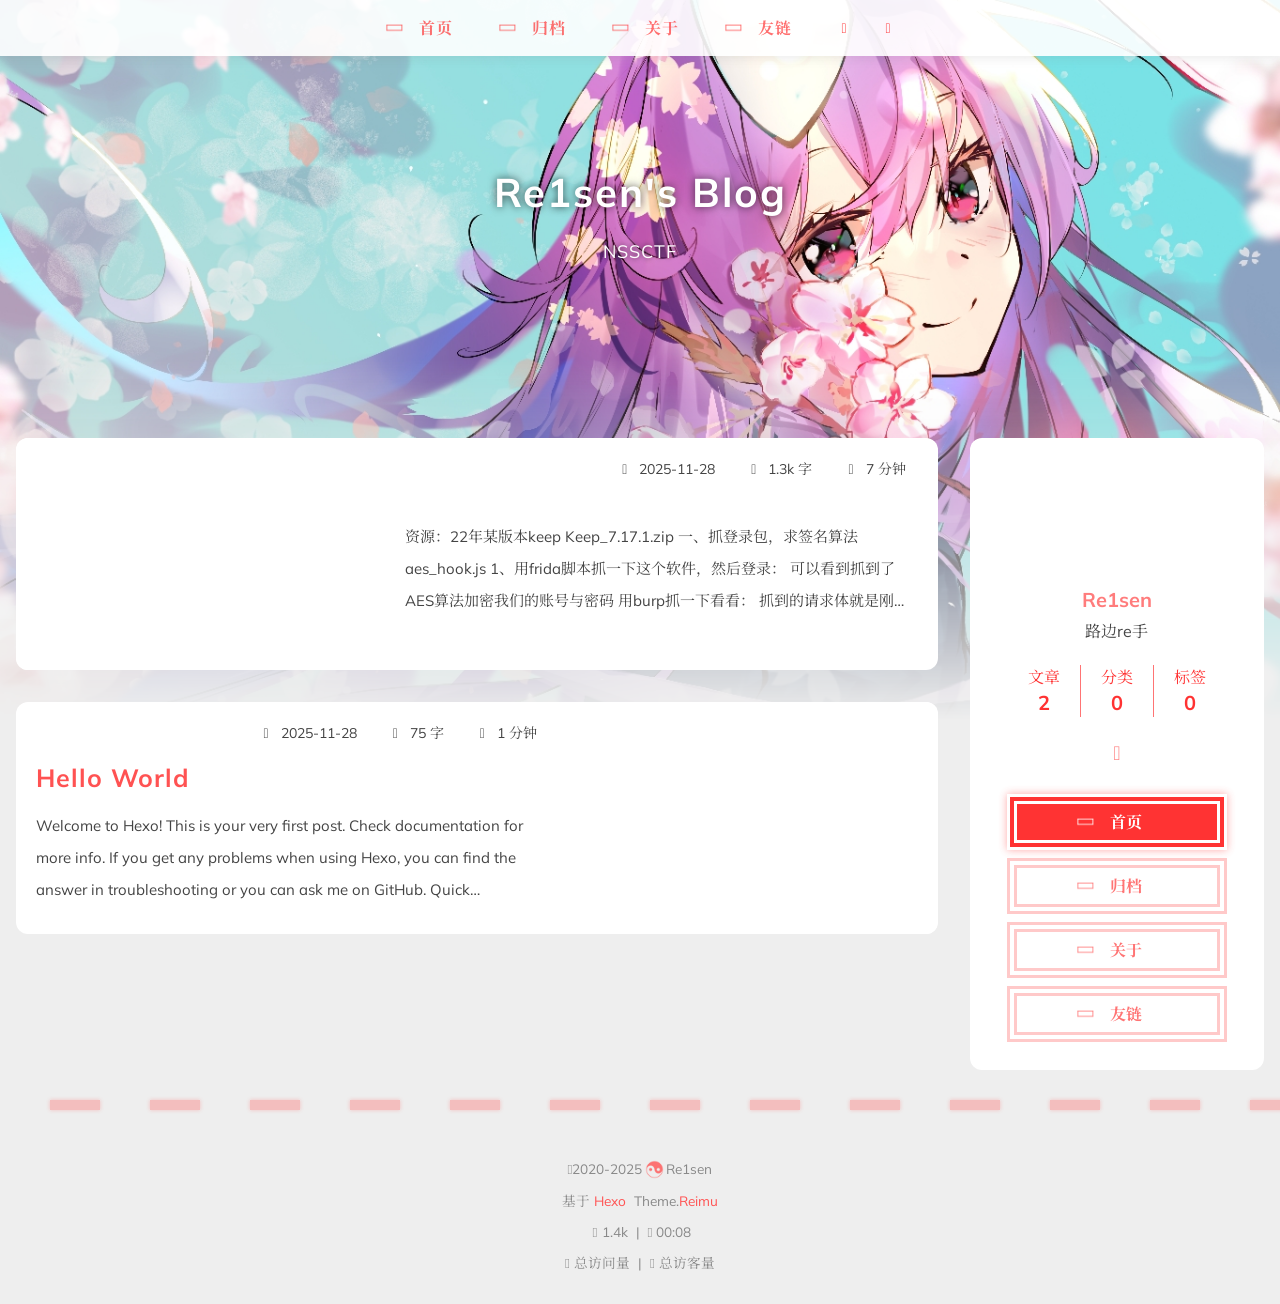
<file: index.html>
<!DOCTYPE html>
  <html lang="zh-CN"  
      data-theme-mode="auto"
  >
  <head>
  <meta charset="utf-8">
  
  
  
  <script>window.REIMU_CONFIG = {};window.REIMU_CONFIG.icon_font = '4552607_4k4bc36ef96';window.REIMU_CONFIG.clipboard_tips = {"success":{"zh-CN":"复制成功 (*^▽^*)"},"fail":{"zh-CN":"复制失败 (ﾟ⊿ﾟ)ﾂ"},"copyright":{"enable":false,"count":50,"license_type":"by-nc-sa"}};window.REIMU_CONFIG.clipboard_tips.copyright.content = '本博客所有文章除特别声明外，均采用 BY-NC-SA 许可协议。转载请注明出处！';window.REIMU_CONFIG.code_block = {"expand":true};window.REIMU_CONFIG.base = 'http://example.com';</script>
  <title>
    Re1sen&#39;s Blog
  </title>
  <meta name="viewport" content="width=device-width, initial-scale=1, shrink-to-fit=no">
    <link rel="preconnect" href="https://fonts.gstatic.com/" crossorigin><link rel="preload" as="style" href="https://fonts.googleapis.com/css?family=Mulish%3A400%2C400italic%2C700%2C700italic%7CNoto+Serif+SC%3A400%2C400italic%2C700%2C700italic&display=swap"><link rel="stylesheet" href="https://fonts.googleapis.com/css?family=Mulish%3A400%2C400italic%2C700%2C700italic%7CNoto+Serif+SC%3A400%2C400italic%2C700%2C700italic&display=swap" media="print" onload="this.media&#x3D;&#39;all&#39;">
    <link rel="preload" href="//at.alicdn.com/t/c/font_4552607_4k4bc36ef96.woff2" as="font" type="font/woff2" crossorigin="anonymous">
    
<link rel="stylesheet" href="/css/loader.css">

    <meta name="description" content="路边re手">
<meta property="og:type" content="website">
<meta property="og:title" content="Re1sen&#39;s Blog">
<meta property="og:url" content="http://example.com/index.html">
<meta property="og:site_name" content="Re1sen&#39;s Blog">
<meta property="og:description" content="路边re手">
<meta property="og:locale" content="zh_CN">
<meta property="og:image" content="http://example.com/images/banner.webp">
<meta property="article:author" content="Re1sen">
<meta name="twitter:card" content="summary">
<meta name="twitter:image" content="http://example.com/images/banner.webp">
    <link rel="alternate" href="/atom.xml" title="Re1sen's Blog" type="application/atom+xml">
    <link rel="shortcut icon" href="/images/favicon.ico">
  
<link rel="stylesheet" href="/css/style.css">

  <link rel="preload" as="style" onload="this.onload&#x3D;null;this.rel&#x3D;&#39;stylesheet&#39;" href="https://npm.webcache.cn/photoswipe@5.4.4/dist/photoswipe.css" integrity="sha384-IfxC36XL&#x2F;toUyJ939C73PcgMuRzAZuIzZxE38drsmO5p6jD7ei+Zx&#x2F;1oA&#x2F;0l8ysE" crossorigin="anonymous">
    
<script src="https://npm.webcache.cn/pace-js@1.2.4/pace.min.js" integrity="sha384-k6YtvFUEIuEFBdrLKJ3YAUbBki333tj1CSUisai5Cswsg9wcLNaPzsTHDswp4Az8" crossorigin="anonymous"></script>

    
<link rel="stylesheet" href="https://npm.webcache.cn/@reimujs/aos@0.1.2/dist/aos.css" integrity="sha384-GMRP93c6Hkz9JVKGAuRR3nTS7M07RwPgTFenXiosjq2VbVgvdDNcz1g6Mkj8AONa" crossorigin="anonymous">

<meta name="generator" content="Hexo 8.1.1"></head>

  <body>
      <div id='loader'>
    <div class="loading-left-bg loading-bg"></div>
    <div class="loading-right-bg loading-bg"></div>
    <div class="spinner-box">
      <div class="loading-taichi rotate">
          <svg width="150" height="150" viewBox="0 0 1024 1024" class="icon" version="1.1" xmlns="https://www.w3.org/2000/svg" shape-rendering="geometricPrecision">
            <path d="M303.5 432A80 80 0 0 1 291.5 592A80 80 0 0 1 303.5 432z" fill="var(--red-1, #ff5252)" />
            <path d="M512 65A447 447 0 0 1 512 959L512 929A417 417 0 0 0 512 95A417 417 0 0 0 512 929L512 959A447 447 0 0 1 512 65z 
           M512 95A417 417 0 0 1 929 512A208.5 208.5 0 0 1 720.5 720.5L720.5 592A80 80 0 0 0 720.5 432A80 80 0 0 0 720.5 592L720.5 720.5A208.5 208.5 0 0 1 512 512A208.5 208.5 0 0 0 303.5 303.5A208.5 208.5 0 0 0 95 512A417 417 0 0 1 512 95z" fill="var(--red-1, #ff5252)" />
          </svg>
      </div>
      <div class="loading-word">少女祈祷中...</div>
    </div>
  </div>
  </div>
  <script>
    var time = null;
    var loaderEl = document.getElementById('loader');
    var startLoading = () => {
      time = Date.now();
      loaderEl.classList.remove("loading");
    }
    var hideLoader = () => {
      document.body.style.overflow = 'auto';
      loader.classList.add('loading');
    };

    var endLoading = () => {
      if (!time) {
        hideLoader();
      } else {
        if (Date.now() - time > 500) {
          time = null;
          hideLoader();
        } else {
          setTimeout(endLoading, 500 - (Date.now() - time));
          time = null;
        }
      }
    }
    window.addEventListener('DOMContentLoaded', endLoading);
    loaderEl.addEventListener('click', endLoading);
  </script>
<div id="copy-tooltip"></div>
<div id="heatmap-tooltip"></div>


    <div id="container">
      <div id="wrap">
        <div id="header-nav">
  <nav id="main-nav" aria-label="Primary navigation">
        <a class="main-nav-link-wrap" href="/">
          <div class="main-nav-icon icon rotate">
              &#xe62b;
          </div>
          <span class="main-nav-link">首页</span>
        </span>
        <a class="main-nav-link-wrap" href="/archives">
          <div class="main-nav-icon icon rotate">
              &#xe62b;
          </div>
          <span class="main-nav-link">归档</span>
        </span>
        <a class="main-nav-link-wrap" href="/about">
          <div class="main-nav-icon icon rotate">
              &#xe62b;
          </div>
          <span class="main-nav-link">关于</span>
        </span>
        <a class="main-nav-link-wrap" href="/friend">
          <div class="main-nav-icon icon rotate">
              &#xe62b;
          </div>
          <span class="main-nav-link">友链</span>
        </span>
    <a id="main-nav-toggle" class="nav-icon" aria-label="Toggle navigation" role="button"></a>
  </nav>
  <nav id="sub-nav" aria-label="Secondary navigation">
      <a id="nav-rss-link" class="nav-icon" href="/atom.xml" title="RSS 订阅" aria-label="RSS 订阅" target="_blank"></a>
  </nav>
</div>
<header id="header" aria-label="Site header">
      <picture>
      </picture>
        <img  fetchpriority="high" src="/images/banner.webp" alt="">
  <div id="header-outer">
    <div id="header-title">
          <span id="logo">
            <h1 data-aos="slide-up">Re1sen&#39;s Blog</h1>
          </span>
        <h2 id="subtitle-wrap" data-aos="slide-down">
            <span id="subtitle">NSSCTF</span>
        </h2>
    </div>
  </div>
</header>

        <div id="content" aria-label="Page content"  class="sidebar-right" >
          <aside id="sidebar" aria-label="Sidebar">
  <div class="sidebar-wrapper-container ">
  <div class="sidebar-wrapper">
    <div class="sidebar-wrap" data-aos="fade-up">
        <div class="sidebar-author">
  <img data-src="/avatar/avatar.webp" data-sizes="auto" alt="Re1sen" class="lazyload">
  <div class="sidebar-author-name">Re1sen</div>
  <div class="sidebar-description">路边re手</div>
</div>
<div class="sidebar-state">
  <div class="sidebar-state-article">
    <div>文章</div>
    <div class="sidebar-state-number">2</div>
  </div>
  <div class="sidebar-state-category">
    <div>分类</div>
    <div class="sidebar-state-number">0</div>
  </div>
  <div class="sidebar-state-tag">
    <div>标签</div>
    <div class="sidebar-state-number">0</div>
  </div>
</div>
<div class="sidebar-social">
    <div class="icon-email sidebar-social-icon">
      <a href=1683092187@qq.com itemprop="url" target="_blank" aria-label="email" rel="noopener nofollow noreferrer"></a>
    </div>
</div>
<div class="sidebar-menu">
      <div class="sidebar-menu-link-wrap">
        <a class="sidebar-menu-link-dummy" href="/" aria-label="首页"></a>
        <div class="sidebar-menu-icon icon rotate">
            &#xe62b;
        </div>
        <div class="sidebar-menu-link">首页</div>
      </div>
      <div class="sidebar-menu-link-wrap">
        <a class="sidebar-menu-link-dummy" href="/archives" aria-label="归档"></a>
        <div class="sidebar-menu-icon icon rotate">
            &#xe62b;
        </div>
        <div class="sidebar-menu-link">归档</div>
      </div>
      <div class="sidebar-menu-link-wrap">
        <a class="sidebar-menu-link-dummy" href="/about" aria-label="关于"></a>
        <div class="sidebar-menu-icon icon rotate">
            &#xe62b;
        </div>
        <div class="sidebar-menu-link">关于</div>
      </div>
      <div class="sidebar-menu-link-wrap">
        <a class="sidebar-menu-link-dummy" href="/friend" aria-label="友链"></a>
        <div class="sidebar-menu-icon icon rotate">
            &#xe62b;
        </div>
        <div class="sidebar-menu-link">友链</div>
      </div>
</div>

    </div>
  </div>
  <div class="sidebar-widget">
  </div>
  </div>
</aside>

          <section id="main" aria-label="Main content">      <div class="post-wrapper">
  <div class="post-wrap left" data-aos="fade-up">
      <a class="post-link" href="/2025/11/28/%E6%9F%90%E8%B7%91%E6%AD%A5%E9%80%86%E5%90%91/" aria-label="" title=""></a>
    <div class="post-cover left">
          <img data-src="/images/banner.webp" data-sizes="auto" alt="" class="lazyload">
    </div>
    <div class="post-info">
      <div class="post-meta">
        <span><span class="icon-calendar"></span>2025-11-28</span>
        <span><span class="icon-pencil"></span>1.3k 字</span>
        <span><span class="icon-clock"></span>7 分钟</span>
      </div>
      <h2 class="post-title"></h2>
      <article class="post-article">
          资源：22年某版本keep
Keep_7.17.1.zip
一、抓登录包，求签名算法aes_hook.js
1、用frida脚本抓一下这个软件，然后登录：
可以看到抓到了AES算法加密我们的账号与密码
用burp抓一下看看：

抓到的请求体就是刚刚aes hook到的数据
把数据拿去解密也是成功获得我们的输入

接着看sign，像是一串md5加密数据，在我们的frida hook的输出终端找一下看看：

可以看到成功找到了一部分

把update（update是java的md5加密算法的方法）后面的数据拿去md5也是成功还原
但再次检查我们的发包内容，可以看到sign不止我们刚刚的md5数据，
      </article>
    </div>
  </div>
</div>
      <div class="post-wrapper">
  <div class="post-wrap right" data-aos="fade-up">
      <a class="post-link" href="/2025/11/28/hello-world/" aria-label="Hello World" title="Hello World"></a>
    <div class="post-cover right">
          <img data-src="/images/banner.webp" data-sizes="auto" alt="Hello World" class="lazyload">
    </div>
    <div class="post-info">
      <div class="post-meta">
        <span><span class="icon-calendar"></span>2025-11-28</span>
        <span><span class="icon-pencil"></span>75 字</span>
        <span><span class="icon-clock"></span>1 分钟</span>
      </div>
      <h2 class="post-title">Hello World</h2>
      <article class="post-article">
          Welcome to Hexo! This is your very first post. Check documentation for more info. If you get any problems when using Hexo, you can find the answer in troubleshooting or you can ask me on GitHub.
Quick StartCreate a new post1$ hexo new &amp;quot;My New Post&amp;quot;

More info: Writing
Run server1$ hexo ser
      </article>
    </div>
  </div>
</div>

</section>
        </div>
        <footer id="footer" aria-label="Site footer">
  <div style="width: 100%; overflow: hidden">
    <div class="footer-line"></div>
  </div>
  <div id="footer-info">
    <div>
      <span class="icon-copyright"></span>
        2020-2025
      <span class="footer-info-sep rotate"></span>
      Re1sen
    </div>
      <div>
        基于&nbsp;<a href="https://hexo.io/" rel="noopener nofollow noreferrer" target="_blank">Hexo</a>&nbsp;
        Theme.<a href="https://github.com/D-Sketon/hexo-theme-reimu" rel="noopener nofollow noreferrer" target="_blank">Reimu</a>
      </div>
      <div>
        <span class="icon-brush"></span>
        1.4k
        &nbsp;|&nbsp;
        <span class="icon-coffee"></span>
        00:08
      </div>
      <div>
        <span class="icon-eye"></span>
        <span id="busuanzi_container_site_pv">总访问量&nbsp;<span id="busuanzi_value_site_pv"></span></span>
        &nbsp;|&nbsp;
        <span class="icon-user"></span>
        <span id="busuanzi_container_site_uv">总访客量&nbsp;<span id="busuanzi_value_site_uv"></span></span>
      </div>
  </div>
</footer>

          <div class="sidebar-top">
            <div class="sidebar-top-taichi rotate"></div>
            <div class="arrow-up"></div>
          </div>
        <div id="mask" class="hide"></div>
      </div>
      <nav id="mobile-nav" aria-label="Mobile navigation">
  <div class="sidebar-wrap">
      <div class="sidebar-author">
  <img data-src="/avatar/avatar.webp" data-sizes="auto" alt="Re1sen" class="lazyload">
  <div class="sidebar-author-name">Re1sen</div>
  <div class="sidebar-description">路边re手</div>
</div>
<div class="sidebar-state">
  <div class="sidebar-state-article">
    <div>文章</div>
    <div class="sidebar-state-number">2</div>
  </div>
  <div class="sidebar-state-category">
    <div>分类</div>
    <div class="sidebar-state-number">0</div>
  </div>
  <div class="sidebar-state-tag">
    <div>标签</div>
    <div class="sidebar-state-number">0</div>
  </div>
</div>
<div class="sidebar-social">
    <div class="icon-email sidebar-social-icon">
      <a href=1683092187@qq.com itemprop="url" target="_blank" aria-label="email" rel="noopener nofollow noreferrer"></a>
    </div>
</div>
<div class="sidebar-menu">
      <div class="sidebar-menu-link-wrap">
        <a class="sidebar-menu-link-dummy" href="/" aria-label="首页"></a>
        <div class="sidebar-menu-icon icon rotate">
            &#xe62b;
        </div>
        <div class="sidebar-menu-link">首页</div>
      </div>
      <div class="sidebar-menu-link-wrap">
        <a class="sidebar-menu-link-dummy" href="/archives" aria-label="归档"></a>
        <div class="sidebar-menu-icon icon rotate">
            &#xe62b;
        </div>
        <div class="sidebar-menu-link">归档</div>
      </div>
      <div class="sidebar-menu-link-wrap">
        <a class="sidebar-menu-link-dummy" href="/about" aria-label="关于"></a>
        <div class="sidebar-menu-icon icon rotate">
            &#xe62b;
        </div>
        <div class="sidebar-menu-link">关于</div>
      </div>
      <div class="sidebar-menu-link-wrap">
        <a class="sidebar-menu-link-dummy" href="/friend" aria-label="友链"></a>
        <div class="sidebar-menu-icon icon rotate">
            &#xe62b;
        </div>
        <div class="sidebar-menu-link">友链</div>
      </div>
</div>

  </div>
</nav>

    </div>
    
<script src="https://npm.webcache.cn/lazysizes@5.3.2/lazysizes.min.js" integrity="sha384-3gT&#x2F;vsepWkfz&#x2F;ff7PpWNUeMzeWoH3cDhm&#x2F;A8jM7ouoAK0&#x2F;fP&#x2F;9bcHHR5kHq2nf+e" crossorigin="anonymous"></script>


<script src="https://npm.webcache.cn/clipboard@2.0.11/dist/clipboard.min.js" integrity="sha384-J08i8An&#x2F;QeARD9ExYpvphB8BsyOj3Gh2TSh1aLINKO3L0cMSH2dN3E22zFoXEi0Q" crossorigin="anonymous"></script>




<script src="/js/script.js"></script>


  
<script src="/js/aos.js"></script>

  <script>
    var aosInit = () => {
      AOS.init({
        duration: 1000,
        easing: "ease",
        once: true,
        offset: 50,
      });
    };
    if (document.readyState === 'loading') {
      document.addEventListener('DOMContentLoaded', aosInit);
    } else {
      aosInit();
    }
  </script>


<script src="/js/pjax_script.js" data-pjax></script>




  
<script src="https://npm.webcache.cn/mouse-firework@0.1.1/dist/index.umd.js" integrity="sha384-8LyaidD9GPxQQgLJO&#x2F;WRw&#x2F;O2h3BoNq&#x2F;ApI&#x2F;ecpvM6RsrCz2qP2ppBXUKihP4V&#x2F;2d" crossorigin="anonymous"></script>

  <script>
    if (!false || !window.matchMedia('(max-width: 768px)').matches) {
      window.firework && window.firework(JSON.parse('{"excludeElements":["a","button"],"particles":[{"shape":"circle","move":["emit"],"easing":"easeOutExpo","colors":["var(--red-1)","var(--red-2)","var(--red-3)","var(--red-4)"],"number":20,"duration":[1200,1800],"shapeOptions":{"radius":[16,32],"alpha":[0.3,0.5]}},{"shape":"circle","move":["diffuse"],"easing":"easeOutExpo","colors":["var(--red-0)"],"number":1,"duration":[1200,1800],"shapeOptions":{"radius":20,"alpha":[0.2,0.5],"lineWidth":6}}]}'));
    }
  </script>





<div id="lazy-script">
  <div>
  </div>
</div>


  <script>
    console.log(String.raw`%c 
 ______     ______     __     __    __     __  __    
/\  == \   /\  ___\   /\ \   /\ "-./  \   /\ \/\ \   
\ \  __<   \ \  __\   \ \ \  \ \ \-./\ \  \ \ \_\ \  
 \ \_\ \_\  \ \_____\  \ \_\  \ \_\ \ \_\  \ \_____\ 
  \/_/ /_/   \/_____/   \/_/   \/_/  \/_/   \/_____/ 
                                                  
`,'color: #ff5252;')
    console.log('%c Theme.Reimu v' + '1.11.0' + ' %c https://github.com/D-Sketon/hexo-theme-reimu ', 'color: white; background: #ff5252; padding:5px 0;', 'padding:4px;border:1px solid #ff5252;')
  </script>
  


  
<script src="https://npm.webcache.cn/busuanzi@2.3.0/bsz.pure.mini.js" integrity="sha384-0M75wtSkhjIInv4coYlaJU83+OypaRCIq2SukQVQX04eGTCBXJDuWAbJet56id+S" crossorigin="anonymous" async></script>


<script>
  if ('serviceWorker' in navigator) {
    navigator.serviceWorker.getRegistrations().then((registrations) => {
      for (let registration of registrations) {
        registration.unregister();
      }
    });
  }
</script>





  </body>
  </html>
</file>
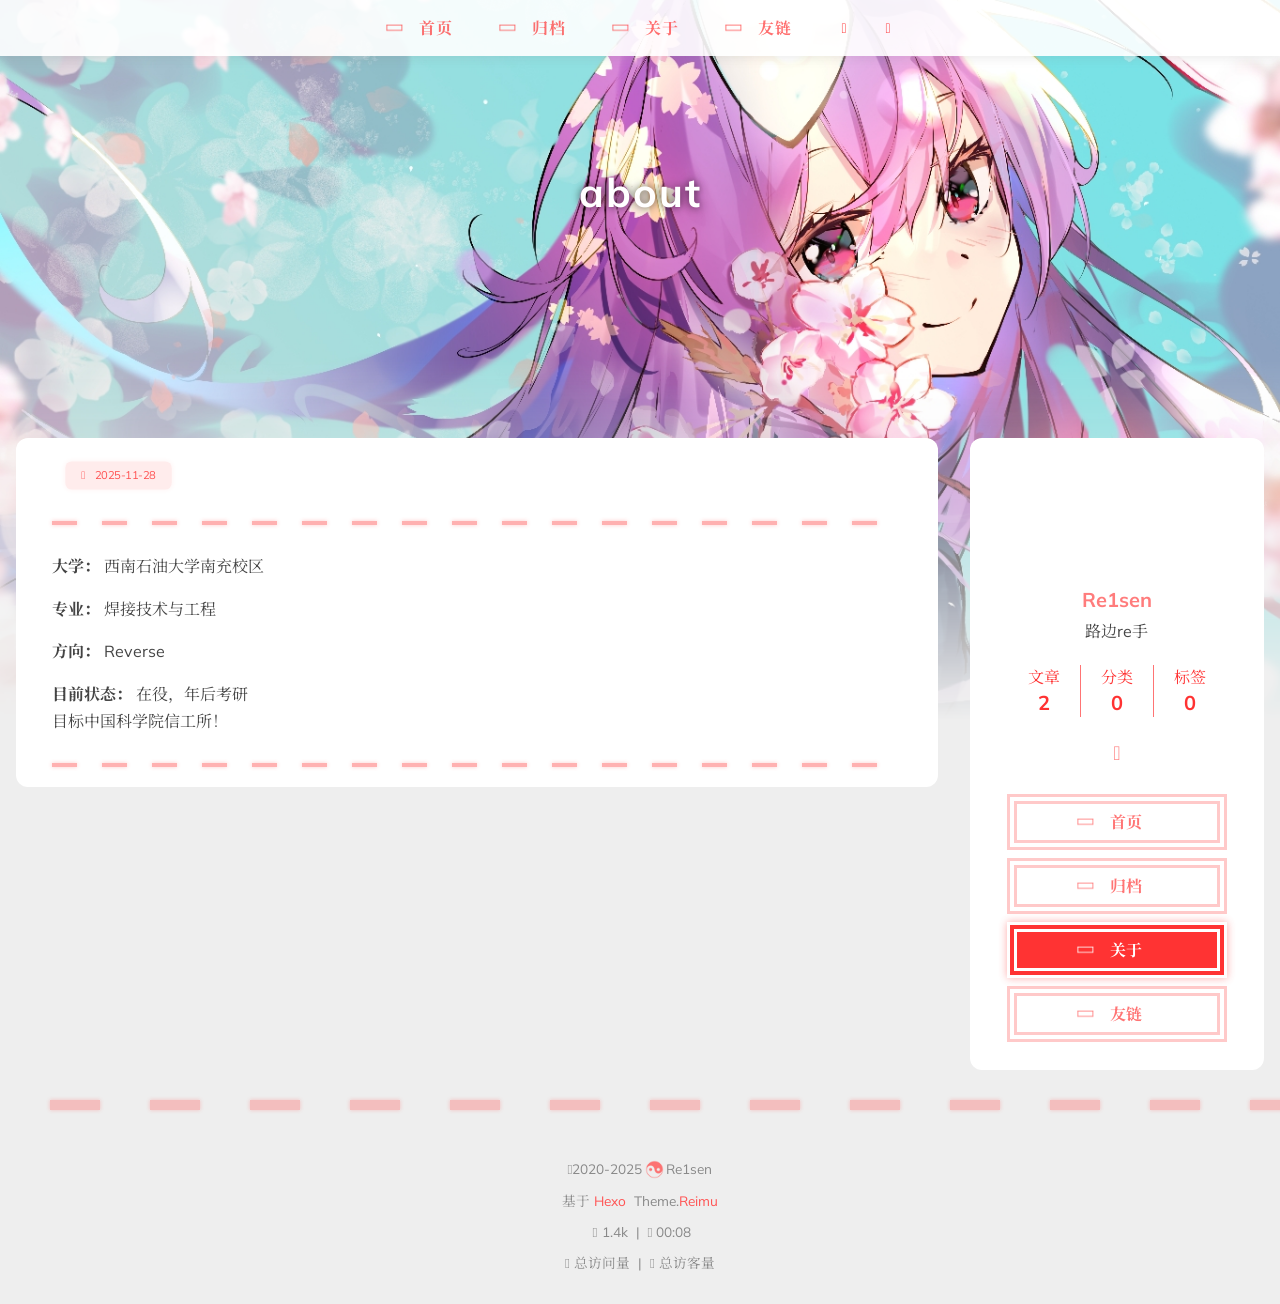
<file: about/index.html>
<!DOCTYPE html>
  <html lang="zh-CN"  
      data-theme-mode="auto"
  >
  <head>
  <meta charset="utf-8">
  
  
  
  <script>window.REIMU_CONFIG = {};window.REIMU_CONFIG.icon_font = '4552607_4k4bc36ef96';window.REIMU_CONFIG.clipboard_tips = {"success":{"zh-CN":"复制成功 (*^▽^*)"},"fail":{"zh-CN":"复制失败 (ﾟ⊿ﾟ)ﾂ"},"copyright":{"enable":false,"count":50,"license_type":"by-nc-sa"}};window.REIMU_CONFIG.clipboard_tips.copyright.content = '本博客所有文章除特别声明外，均采用 BY-NC-SA 许可协议。转载请注明出处！';window.REIMU_CONFIG.code_block = {"expand":true};window.REIMU_CONFIG.base = 'http://example.com';</script>
  <title>
    about | Re1sen&#39;s Blog
  </title>
  <meta name="viewport" content="width=device-width, initial-scale=1, shrink-to-fit=no">
    <link rel="preconnect" href="https://fonts.gstatic.com/" crossorigin><link rel="preload" as="style" href="https://fonts.googleapis.com/css?family=Mulish%3A400%2C400italic%2C700%2C700italic%7CNoto+Serif+SC%3A400%2C400italic%2C700%2C700italic&display=swap"><link rel="stylesheet" href="https://fonts.googleapis.com/css?family=Mulish%3A400%2C400italic%2C700%2C700italic%7CNoto+Serif+SC%3A400%2C400italic%2C700%2C700italic&display=swap" media="print" onload="this.media&#x3D;&#39;all&#39;">
    <link rel="preload" href="//at.alicdn.com/t/c/font_4552607_4k4bc36ef96.woff2" as="font" type="font/woff2" crossorigin="anonymous">
    
<link rel="stylesheet" href="/css/loader.css">

    <meta name="description" content="大学： 西南石油大学南充校区 专业： 焊接技术与工程 方向： Reverse 目前状态： 在役，年后考研目标中国科学院信工所！">
<meta property="og:type" content="website">
<meta property="og:title" content="about">
<meta property="og:url" content="http://example.com/about/index.html">
<meta property="og:site_name" content="Re1sen&#39;s Blog">
<meta property="og:description" content="大学： 西南石油大学南充校区 专业： 焊接技术与工程 方向： Reverse 目前状态： 在役，年后考研目标中国科学院信工所！">
<meta property="og:locale" content="zh_CN">
<meta property="og:image" content="http://example.com/images/banner.webp">
<meta property="article:published_time" content="2025-11-28T07:23:08.000Z">
<meta property="article:modified_time" content="2025-11-28T08:05:59.018Z">
<meta property="article:author" content="Re1sen">
<meta name="twitter:card" content="summary">
<meta name="twitter:image" content="http://example.com/images/banner.webp">
    <link rel="alternate" href="/atom.xml" title="Re1sen's Blog" type="application/atom+xml">
    <link rel="shortcut icon" href="/images/favicon.ico">
  
<link rel="stylesheet" href="/css/style.css">

  <link rel="preload" as="style" onload="this.onload&#x3D;null;this.rel&#x3D;&#39;stylesheet&#39;" href="https://npm.webcache.cn/photoswipe@5.4.4/dist/photoswipe.css" integrity="sha384-IfxC36XL&#x2F;toUyJ939C73PcgMuRzAZuIzZxE38drsmO5p6jD7ei+Zx&#x2F;1oA&#x2F;0l8ysE" crossorigin="anonymous">
    
<script src="https://npm.webcache.cn/pace-js@1.2.4/pace.min.js" integrity="sha384-k6YtvFUEIuEFBdrLKJ3YAUbBki333tj1CSUisai5Cswsg9wcLNaPzsTHDswp4Az8" crossorigin="anonymous"></script>

    
<link rel="stylesheet" href="https://npm.webcache.cn/@reimujs/aos@0.1.2/dist/aos.css" integrity="sha384-GMRP93c6Hkz9JVKGAuRR3nTS7M07RwPgTFenXiosjq2VbVgvdDNcz1g6Mkj8AONa" crossorigin="anonymous">

<meta name="generator" content="Hexo 8.1.1"></head>

  <body>
      <div id='loader'>
    <div class="loading-left-bg loading-bg"></div>
    <div class="loading-right-bg loading-bg"></div>
    <div class="spinner-box">
      <div class="loading-taichi rotate">
          <svg width="150" height="150" viewBox="0 0 1024 1024" class="icon" version="1.1" xmlns="https://www.w3.org/2000/svg" shape-rendering="geometricPrecision">
            <path d="M303.5 432A80 80 0 0 1 291.5 592A80 80 0 0 1 303.5 432z" fill="var(--red-1, #ff5252)" />
            <path d="M512 65A447 447 0 0 1 512 959L512 929A417 417 0 0 0 512 95A417 417 0 0 0 512 929L512 959A447 447 0 0 1 512 65z 
           M512 95A417 417 0 0 1 929 512A208.5 208.5 0 0 1 720.5 720.5L720.5 592A80 80 0 0 0 720.5 432A80 80 0 0 0 720.5 592L720.5 720.5A208.5 208.5 0 0 1 512 512A208.5 208.5 0 0 0 303.5 303.5A208.5 208.5 0 0 0 95 512A417 417 0 0 1 512 95z" fill="var(--red-1, #ff5252)" />
          </svg>
      </div>
      <div class="loading-word">少女祈祷中...</div>
    </div>
  </div>
  </div>
  <script>
    var time = null;
    var loaderEl = document.getElementById('loader');
    var startLoading = () => {
      time = Date.now();
      loaderEl.classList.remove("loading");
    }
    var hideLoader = () => {
      document.body.style.overflow = 'auto';
      loader.classList.add('loading');
    };

    var endLoading = () => {
      if (!time) {
        hideLoader();
      } else {
        if (Date.now() - time > 500) {
          time = null;
          hideLoader();
        } else {
          setTimeout(endLoading, 500 - (Date.now() - time));
          time = null;
        }
      }
    }
    window.addEventListener('DOMContentLoaded', endLoading);
    loaderEl.addEventListener('click', endLoading);
  </script>
<div id="copy-tooltip"></div>
<div id="heatmap-tooltip"></div>


    <div id="container">
      <div id="wrap">
        <div id="header-nav">
  <nav id="main-nav" aria-label="Primary navigation">
        <a class="main-nav-link-wrap" href="/">
          <div class="main-nav-icon icon rotate">
              &#xe62b;
          </div>
          <span class="main-nav-link">首页</span>
        </span>
        <a class="main-nav-link-wrap" href="/archives">
          <div class="main-nav-icon icon rotate">
              &#xe62b;
          </div>
          <span class="main-nav-link">归档</span>
        </span>
        <a class="main-nav-link-wrap" href="/about">
          <div class="main-nav-icon icon rotate">
              &#xe62b;
          </div>
          <span class="main-nav-link">关于</span>
        </span>
        <a class="main-nav-link-wrap" href="/friend">
          <div class="main-nav-icon icon rotate">
              &#xe62b;
          </div>
          <span class="main-nav-link">友链</span>
        </span>
    <a id="main-nav-toggle" class="nav-icon" aria-label="Toggle navigation" role="button"></a>
  </nav>
  <nav id="sub-nav" aria-label="Secondary navigation">
      <a id="nav-rss-link" class="nav-icon" href="/atom.xml" title="RSS 订阅" aria-label="RSS 订阅" target="_blank"></a>
  </nav>
</div>
<header id="header" aria-label="Site header">
      <picture>
      </picture>
        <img  fetchpriority="high" src="/images/banner.webp" alt="about">
  <div id="header-outer">
    <div id="header-title">
          <span id="logo">
            <h1 data-aos="slide-up">about</h1>
          </span>
        <h2 id="subtitle-wrap" data-aos="slide-down">
        </h2>
    </div>
  </div>
</header>

        <div id="content" aria-label="Page content"  class="sidebar-right" >
          <aside id="sidebar" aria-label="Sidebar">
  <div class="sidebar-wrapper-container ">
  <div class="sidebar-wrapper">
    <div class="sidebar-wrap" data-aos="fade-up">
        <div class="sidebar-author">
  <img data-src="/avatar/avatar.webp" data-sizes="auto" alt="Re1sen" class="lazyload">
  <div class="sidebar-author-name">Re1sen</div>
  <div class="sidebar-description">路边re手</div>
</div>
<div class="sidebar-state">
  <div class="sidebar-state-article">
    <div>文章</div>
    <div class="sidebar-state-number">2</div>
  </div>
  <div class="sidebar-state-category">
    <div>分类</div>
    <div class="sidebar-state-number">0</div>
  </div>
  <div class="sidebar-state-tag">
    <div>标签</div>
    <div class="sidebar-state-number">0</div>
  </div>
</div>
<div class="sidebar-social">
    <div class="icon-email sidebar-social-icon">
      <a href=1683092187@qq.com itemprop="url" target="_blank" aria-label="email" rel="noopener nofollow noreferrer"></a>
    </div>
</div>
<div class="sidebar-menu">
      <div class="sidebar-menu-link-wrap">
        <a class="sidebar-menu-link-dummy" href="/" aria-label="首页"></a>
        <div class="sidebar-menu-icon icon rotate">
            &#xe62b;
        </div>
        <div class="sidebar-menu-link">首页</div>
      </div>
      <div class="sidebar-menu-link-wrap">
        <a class="sidebar-menu-link-dummy" href="/archives" aria-label="归档"></a>
        <div class="sidebar-menu-icon icon rotate">
            &#xe62b;
        </div>
        <div class="sidebar-menu-link">归档</div>
      </div>
      <div class="sidebar-menu-link-wrap">
        <a class="sidebar-menu-link-dummy" href="/about" aria-label="关于"></a>
        <div class="sidebar-menu-icon icon rotate">
            &#xe62b;
        </div>
        <div class="sidebar-menu-link">关于</div>
      </div>
      <div class="sidebar-menu-link-wrap">
        <a class="sidebar-menu-link-dummy" href="/friend" aria-label="友链"></a>
        <div class="sidebar-menu-icon icon rotate">
            &#xe62b;
        </div>
        <div class="sidebar-menu-link">友链</div>
      </div>
</div>

    </div>
  </div>
  <div class="sidebar-widget">
  </div>
  </div>
</aside>

          <section id="main" aria-label="Main content"><article id="page-" class="h-entry article" itemscope itemtype="https://schema.org/BlogPosting">
  <div class="article-inner" data-aos="fade-up">
    <div class="article-meta">
      <div class="article-date">
  <span class="article-date-link icon-calendar" data-aos="zoom-in">
    <time datetime="2025-11-28T07:23:08.000Z" itemprop="datePublished">2025-11-28</time>
    <time style="display: none;" id="post-update-time">2025-11-28</time>
  </span>
</div>

      
    </div>
    
    <div class="hr-line"></div>
    
    <div class="e-content article-entry" itemprop="articleBody">
        <p><strong>大学：</strong> 西南石油大学南充校区</p>
<p><strong>专业：</strong> 焊接技术与工程</p>
<p><strong>方向：</strong> Reverse</p>
<p><strong>目前状态：</strong> 在役，年后考研<br>目标中国科学院信工所！
 </p>

    </div>
    <footer class="article-footer">
      
    </footer>
  </div>
  
</article>


</section>
        </div>
        <footer id="footer" aria-label="Site footer">
  <div style="width: 100%; overflow: hidden">
    <div class="footer-line"></div>
  </div>
  <div id="footer-info">
    <div>
      <span class="icon-copyright"></span>
        2020-2025
      <span class="footer-info-sep rotate"></span>
      Re1sen
    </div>
      <div>
        基于&nbsp;<a href="https://hexo.io/" rel="noopener nofollow noreferrer" target="_blank">Hexo</a>&nbsp;
        Theme.<a href="https://github.com/D-Sketon/hexo-theme-reimu" rel="noopener nofollow noreferrer" target="_blank">Reimu</a>
      </div>
      <div>
        <span class="icon-brush"></span>
        1.4k
        &nbsp;|&nbsp;
        <span class="icon-coffee"></span>
        00:08
      </div>
      <div>
        <span class="icon-eye"></span>
        <span id="busuanzi_container_site_pv">总访问量&nbsp;<span id="busuanzi_value_site_pv"></span></span>
        &nbsp;|&nbsp;
        <span class="icon-user"></span>
        <span id="busuanzi_container_site_uv">总访客量&nbsp;<span id="busuanzi_value_site_uv"></span></span>
      </div>
  </div>
</footer>

          <div class="sidebar-top">
            <div class="sidebar-top-taichi rotate"></div>
            <div class="arrow-up"></div>
          </div>
        <div id="mask" class="hide"></div>
      </div>
      <nav id="mobile-nav" aria-label="Mobile navigation">
  <div class="sidebar-wrap">
      <div class="sidebar-author">
  <img data-src="/avatar/avatar.webp" data-sizes="auto" alt="Re1sen" class="lazyload">
  <div class="sidebar-author-name">Re1sen</div>
  <div class="sidebar-description">路边re手</div>
</div>
<div class="sidebar-state">
  <div class="sidebar-state-article">
    <div>文章</div>
    <div class="sidebar-state-number">2</div>
  </div>
  <div class="sidebar-state-category">
    <div>分类</div>
    <div class="sidebar-state-number">0</div>
  </div>
  <div class="sidebar-state-tag">
    <div>标签</div>
    <div class="sidebar-state-number">0</div>
  </div>
</div>
<div class="sidebar-social">
    <div class="icon-email sidebar-social-icon">
      <a href=1683092187@qq.com itemprop="url" target="_blank" aria-label="email" rel="noopener nofollow noreferrer"></a>
    </div>
</div>
<div class="sidebar-menu">
      <div class="sidebar-menu-link-wrap">
        <a class="sidebar-menu-link-dummy" href="/" aria-label="首页"></a>
        <div class="sidebar-menu-icon icon rotate">
            &#xe62b;
        </div>
        <div class="sidebar-menu-link">首页</div>
      </div>
      <div class="sidebar-menu-link-wrap">
        <a class="sidebar-menu-link-dummy" href="/archives" aria-label="归档"></a>
        <div class="sidebar-menu-icon icon rotate">
            &#xe62b;
        </div>
        <div class="sidebar-menu-link">归档</div>
      </div>
      <div class="sidebar-menu-link-wrap">
        <a class="sidebar-menu-link-dummy" href="/about" aria-label="关于"></a>
        <div class="sidebar-menu-icon icon rotate">
            &#xe62b;
        </div>
        <div class="sidebar-menu-link">关于</div>
      </div>
      <div class="sidebar-menu-link-wrap">
        <a class="sidebar-menu-link-dummy" href="/friend" aria-label="友链"></a>
        <div class="sidebar-menu-icon icon rotate">
            &#xe62b;
        </div>
        <div class="sidebar-menu-link">友链</div>
      </div>
</div>

  </div>
</nav>

    </div>
    
<script src="https://npm.webcache.cn/lazysizes@5.3.2/lazysizes.min.js" integrity="sha384-3gT&#x2F;vsepWkfz&#x2F;ff7PpWNUeMzeWoH3cDhm&#x2F;A8jM7ouoAK0&#x2F;fP&#x2F;9bcHHR5kHq2nf+e" crossorigin="anonymous"></script>


<script src="https://npm.webcache.cn/clipboard@2.0.11/dist/clipboard.min.js" integrity="sha384-J08i8An&#x2F;QeARD9ExYpvphB8BsyOj3Gh2TSh1aLINKO3L0cMSH2dN3E22zFoXEi0Q" crossorigin="anonymous"></script>




<script src="/js/script.js"></script>


  
<script src="/js/aos.js"></script>

  <script>
    var aosInit = () => {
      AOS.init({
        duration: 1000,
        easing: "ease",
        once: true,
        offset: 50,
      });
    };
    if (document.readyState === 'loading') {
      document.addEventListener('DOMContentLoaded', aosInit);
    } else {
      aosInit();
    }
  </script>


<script src="/js/pjax_script.js" data-pjax></script>




  
<script src="https://npm.webcache.cn/mouse-firework@0.1.1/dist/index.umd.js" integrity="sha384-8LyaidD9GPxQQgLJO&#x2F;WRw&#x2F;O2h3BoNq&#x2F;ApI&#x2F;ecpvM6RsrCz2qP2ppBXUKihP4V&#x2F;2d" crossorigin="anonymous"></script>

  <script>
    if (!false || !window.matchMedia('(max-width: 768px)').matches) {
      window.firework && window.firework(JSON.parse('{"excludeElements":["a","button"],"particles":[{"shape":"circle","move":["emit"],"easing":"easeOutExpo","colors":["var(--red-1)","var(--red-2)","var(--red-3)","var(--red-4)"],"number":20,"duration":[1200,1800],"shapeOptions":{"radius":[16,32],"alpha":[0.3,0.5]}},{"shape":"circle","move":["diffuse"],"easing":"easeOutExpo","colors":["var(--red-0)"],"number":1,"duration":[1200,1800],"shapeOptions":{"radius":20,"alpha":[0.2,0.5],"lineWidth":6}}]}'));
    }
  </script>





<div id="lazy-script">
  <div>
      
      
      <script data-pjax>
        window.REIMU_POST = {
          author: "Re1sen",
          title: "about",
          url: "http://example.com/about/index.html",
          excerpt: "",
          description: "",
          stripContent: "大学： 西南石油大学南充校区 专业： 焊接技术与工程 方向： Reverse 目前状态： 在役，年后考研目标中国科学院信工所！   ",
          date: "Fri Nov 28 2025 15:23:08 GMT+0800",
          updated: "Fri Nov 28 2025 16:05:59 GMT+0800",
          cover: "/images/banner.webp",
        };
      </script>
        
<script src="/js/insert_highlight.js" data-pjax></script>

        
<script src="/js/tabs.js" data-pjax></script>

      <script type="module" data-pjax>
        const PhotoSwipeLightbox = (await safeImport("https://npm.webcache.cn/photoswipe@5.4.4/dist/photoswipe-lightbox.esm.min.js", "sha384-DiL6M/gG+wmTxmCRZyD1zee6lIhawn5TGvED0FOh7fXcN9B0aZ9dexSF/N6lrZi/")).default;
        const initPswp = (gallery, children) => {
          if (_$$(`${gallery} ${children}`).length > 0) {
            new PhotoSwipeLightbox({
              gallery,
              children,
              pswpModule: () => safeImport("https://npm.webcache.cn/photoswipe@5.4.4/dist/photoswipe.esm.min.js", "sha384-WkkO3GCmgkC3VQWpaV8DqhKJqpzpF9JoByxDmnV8+oTJ7m3DfYEWX1fu1scuS4+s")
            }).init();
          }
        }
        const pswp = () => {
          initPswp('.article-entry', 'a.article-gallery-item');
          initPswp('.article-gallery', 'a.article-gallery-item');
          window.lightboxStatus = 'done';
          window.removeEventListener('lightbox:ready', pswp);
        }
        if(window.lightboxStatus === 'ready') {
          pswp()
        } else {
          window.addEventListener('lightbox:ready', pswp);
        }
      </script>
        

  </div>
</div>


  <script>
    console.log(String.raw`%c 
 ______     ______     __     __    __     __  __    
/\  == \   /\  ___\   /\ \   /\ "-./  \   /\ \/\ \   
\ \  __<   \ \  __\   \ \ \  \ \ \-./\ \  \ \ \_\ \  
 \ \_\ \_\  \ \_____\  \ \_\  \ \_\ \ \_\  \ \_____\ 
  \/_/ /_/   \/_____/   \/_/   \/_/  \/_/   \/_____/ 
                                                  
`,'color: #ff5252;')
    console.log('%c Theme.Reimu v' + '1.11.0' + ' %c https://github.com/D-Sketon/hexo-theme-reimu ', 'color: white; background: #ff5252; padding:5px 0;', 'padding:4px;border:1px solid #ff5252;')
  </script>
  


  
<script src="https://npm.webcache.cn/busuanzi@2.3.0/bsz.pure.mini.js" integrity="sha384-0M75wtSkhjIInv4coYlaJU83+OypaRCIq2SukQVQX04eGTCBXJDuWAbJet56id+S" crossorigin="anonymous" async></script>


<script>
  if ('serviceWorker' in navigator) {
    navigator.serviceWorker.getRegistrations().then((registrations) => {
      for (let registration of registrations) {
        registration.unregister();
      }
    });
  }
</script>





  </body>
  </html>
</file>
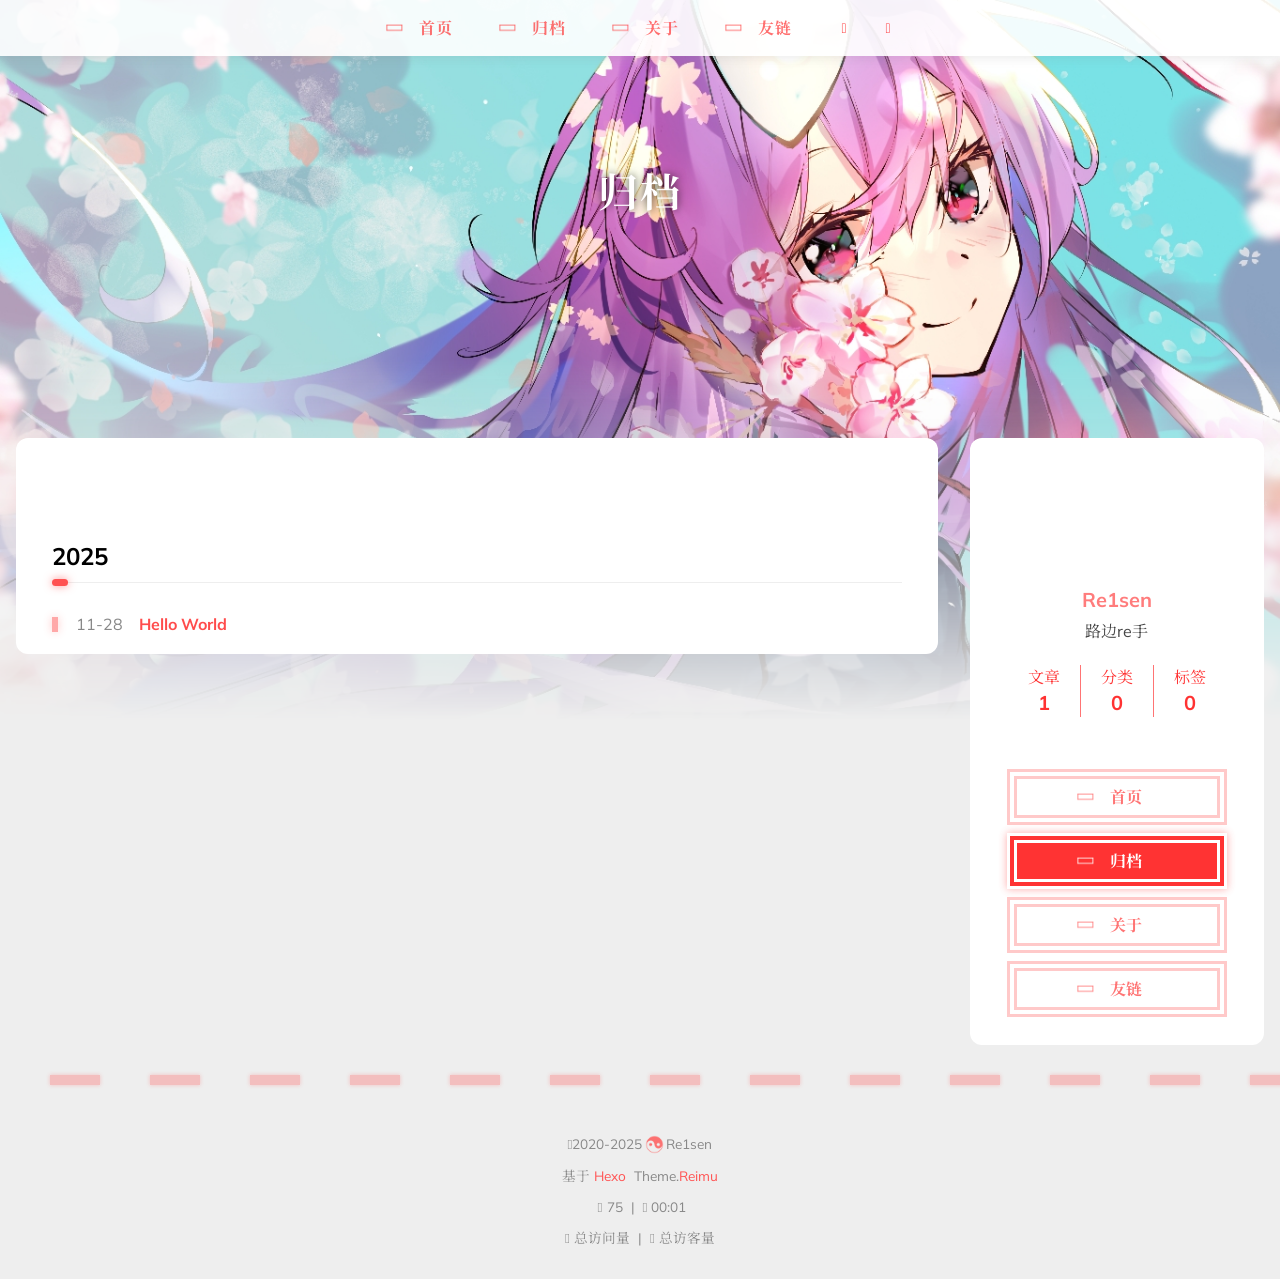
<file: archives/index.html>
<!DOCTYPE html>
  <html lang="zh-CN"  
      data-theme-mode="auto"
  >
  <head>
  <meta charset="utf-8">
  
  
  
  <script>window.REIMU_CONFIG = {};window.REIMU_CONFIG.icon_font = '4552607_4k4bc36ef96';window.REIMU_CONFIG.clipboard_tips = {"success":{"zh-CN":"复制成功 (*^▽^*)"},"fail":{"zh-CN":"复制失败 (ﾟ⊿ﾟ)ﾂ"},"copyright":{"enable":false,"count":50,"license_type":"by-nc-sa"}};window.REIMU_CONFIG.clipboard_tips.copyright.content = '本博客所有文章除特别声明外，均采用 BY-NC-SA 许可协议。转载请注明出处！';window.REIMU_CONFIG.code_block = {"expand":true};window.REIMU_CONFIG.base = 'http://example.com';</script>
  <title>
    归档 | Re1sen&#39;s Blog
  </title>
  <meta name="viewport" content="width=device-width, initial-scale=1, shrink-to-fit=no">
    <link rel="preconnect" href="https://fonts.gstatic.com/" crossorigin><link rel="preload" as="style" href="https://fonts.googleapis.com/css?family=Mulish%3A400%2C400italic%2C700%2C700italic%7CNoto+Serif+SC%3A400%2C400italic%2C700%2C700italic&display=swap"><link rel="stylesheet" href="https://fonts.googleapis.com/css?family=Mulish%3A400%2C400italic%2C700%2C700italic%7CNoto+Serif+SC%3A400%2C400italic%2C700%2C700italic&display=swap" media="print" onload="this.media&#x3D;&#39;all&#39;">
    <link rel="preload" href="//at.alicdn.com/t/c/font_4552607_4k4bc36ef96.woff2" as="font" type="font/woff2" crossorigin="anonymous">
    
<link rel="stylesheet" href="/css/loader.css">

    <meta name="description" content="路边re手">
<meta property="og:type" content="website">
<meta property="og:title" content="Re1sen&#39;s Blog">
<meta property="og:url" content="http://example.com/archives/index.html">
<meta property="og:site_name" content="Re1sen&#39;s Blog">
<meta property="og:description" content="路边re手">
<meta property="og:locale" content="zh_CN">
<meta property="og:image" content="http://example.com/images/banner.webp">
<meta property="article:author" content="Re1sen">
<meta name="twitter:card" content="summary">
<meta name="twitter:image" content="http://example.com/images/banner.webp">
    <link rel="alternate" href="/atom.xml" title="Re1sen's Blog" type="application/atom+xml">
    <link rel="shortcut icon" href="/images/favicon.ico">
  
<link rel="stylesheet" href="/css/style.css">

  <link rel="preload" as="style" onload="this.onload&#x3D;null;this.rel&#x3D;&#39;stylesheet&#39;" href="https://npm.webcache.cn/photoswipe@5.4.4/dist/photoswipe.css" integrity="sha384-IfxC36XL&#x2F;toUyJ939C73PcgMuRzAZuIzZxE38drsmO5p6jD7ei+Zx&#x2F;1oA&#x2F;0l8ysE" crossorigin="anonymous">
    
<script src="https://npm.webcache.cn/pace-js@1.2.4/pace.min.js" integrity="sha384-k6YtvFUEIuEFBdrLKJ3YAUbBki333tj1CSUisai5Cswsg9wcLNaPzsTHDswp4Az8" crossorigin="anonymous"></script>

    
<link rel="stylesheet" href="https://npm.webcache.cn/@reimujs/aos@0.1.2/dist/aos.css" integrity="sha384-GMRP93c6Hkz9JVKGAuRR3nTS7M07RwPgTFenXiosjq2VbVgvdDNcz1g6Mkj8AONa" crossorigin="anonymous">

<meta name="generator" content="Hexo 8.1.1"></head>

  <body>
      <div id='loader'>
    <div class="loading-left-bg loading-bg"></div>
    <div class="loading-right-bg loading-bg"></div>
    <div class="spinner-box">
      <div class="loading-taichi rotate">
          <svg width="150" height="150" viewBox="0 0 1024 1024" class="icon" version="1.1" xmlns="https://www.w3.org/2000/svg" shape-rendering="geometricPrecision">
            <path d="M303.5 432A80 80 0 0 1 291.5 592A80 80 0 0 1 303.5 432z" fill="var(--red-1, #ff5252)" />
            <path d="M512 65A447 447 0 0 1 512 959L512 929A417 417 0 0 0 512 95A417 417 0 0 0 512 929L512 959A447 447 0 0 1 512 65z 
           M512 95A417 417 0 0 1 929 512A208.5 208.5 0 0 1 720.5 720.5L720.5 592A80 80 0 0 0 720.5 432A80 80 0 0 0 720.5 592L720.5 720.5A208.5 208.5 0 0 1 512 512A208.5 208.5 0 0 0 303.5 303.5A208.5 208.5 0 0 0 95 512A417 417 0 0 1 512 95z" fill="var(--red-1, #ff5252)" />
          </svg>
      </div>
      <div class="loading-word">少女祈祷中...</div>
    </div>
  </div>
  </div>
  <script>
    var time = null;
    var loaderEl = document.getElementById('loader');
    var startLoading = () => {
      time = Date.now();
      loaderEl.classList.remove("loading");
    }
    var hideLoader = () => {
      document.body.style.overflow = 'auto';
      loader.classList.add('loading');
    };

    var endLoading = () => {
      if (!time) {
        hideLoader();
      } else {
        if (Date.now() - time > 500) {
          time = null;
          hideLoader();
        } else {
          setTimeout(endLoading, 500 - (Date.now() - time));
          time = null;
        }
      }
    }
    window.addEventListener('DOMContentLoaded', endLoading);
    loaderEl.addEventListener('click', endLoading);
  </script>
<div id="copy-tooltip"></div>
<div id="heatmap-tooltip"></div>


    <div id="container">
      <div id="wrap">
        <div id="header-nav">
  <nav id="main-nav" aria-label="Primary navigation">
        <a class="main-nav-link-wrap" href="/">
          <div class="main-nav-icon icon rotate">
              &#xe62b;
          </div>
          <span class="main-nav-link">首页</span>
        </span>
        <a class="main-nav-link-wrap" href="/archives">
          <div class="main-nav-icon icon rotate">
              &#xe62b;
          </div>
          <span class="main-nav-link">归档</span>
        </span>
        <a class="main-nav-link-wrap" href="/about">
          <div class="main-nav-icon icon rotate">
              &#xe62b;
          </div>
          <span class="main-nav-link">关于</span>
        </span>
        <a class="main-nav-link-wrap" href="/friend">
          <div class="main-nav-icon icon rotate">
              &#xe62b;
          </div>
          <span class="main-nav-link">友链</span>
        </span>
    <a id="main-nav-toggle" class="nav-icon" aria-label="Toggle navigation" role="button"></a>
  </nav>
  <nav id="sub-nav" aria-label="Secondary navigation">
      <a id="nav-rss-link" class="nav-icon" href="/atom.xml" title="RSS 订阅" aria-label="RSS 订阅" target="_blank"></a>
  </nav>
</div>
<header id="header" aria-label="Site header">
      <picture>
      </picture>
        <img  fetchpriority="high" src="/images/banner.webp" alt="">
  <div id="header-outer">
    <div id="header-title">
          <span id="logo">
            <h1 data-aos="slide-up">归档</h1>
          </span>
        <h2 id="subtitle-wrap" data-aos="slide-down">
        </h2>
    </div>
  </div>
</header>

        <div id="content" aria-label="Page content"  class="sidebar-right" >
          <aside id="sidebar" aria-label="Sidebar">
  <div class="sidebar-wrapper-container ">
  <div class="sidebar-wrapper">
    <div class="sidebar-wrap" data-aos="fade-up">
        <div class="sidebar-author">
  <img data-src="/avatar/avatar.webp" data-sizes="auto" alt="Re1sen" class="lazyload">
  <div class="sidebar-author-name">Re1sen</div>
  <div class="sidebar-description">路边re手</div>
</div>
<div class="sidebar-state">
  <div class="sidebar-state-article">
    <div>文章</div>
    <div class="sidebar-state-number">1</div>
  </div>
  <div class="sidebar-state-category">
    <div>分类</div>
    <div class="sidebar-state-number">0</div>
  </div>
  <div class="sidebar-state-tag">
    <div>标签</div>
    <div class="sidebar-state-number">0</div>
  </div>
</div>
<div class="sidebar-social">
</div>
<div class="sidebar-menu">
      <div class="sidebar-menu-link-wrap">
        <a class="sidebar-menu-link-dummy" href="/" aria-label="首页"></a>
        <div class="sidebar-menu-icon icon rotate">
            &#xe62b;
        </div>
        <div class="sidebar-menu-link">首页</div>
      </div>
      <div class="sidebar-menu-link-wrap">
        <a class="sidebar-menu-link-dummy" href="/archives" aria-label="归档"></a>
        <div class="sidebar-menu-icon icon rotate">
            &#xe62b;
        </div>
        <div class="sidebar-menu-link">归档</div>
      </div>
      <div class="sidebar-menu-link-wrap">
        <a class="sidebar-menu-link-dummy" href="/about" aria-label="关于"></a>
        <div class="sidebar-menu-icon icon rotate">
            &#xe62b;
        </div>
        <div class="sidebar-menu-link">关于</div>
      </div>
      <div class="sidebar-menu-link-wrap">
        <a class="sidebar-menu-link-dummy" href="/friend" aria-label="友链"></a>
        <div class="sidebar-menu-icon icon rotate">
            &#xe62b;
        </div>
        <div class="sidebar-menu-link">友链</div>
      </div>
</div>

    </div>
  </div>
  <div class="sidebar-widget">
  </div>
  </div>
</aside>

          <section id="main" aria-label="Main content"><div class="archives-outer-wrap" data-aos="fade-up">
    <div class="tag-wrap">
</div>
<div class="category-wrap">
</div>
        <section class="archives-wrap" data-aos="fade-up">
          <div class="archive-year-wrap">
            <a href="/archives/2025" class="archive-year">2025</a>
          </div>
          <ul>
            <li class="archive-article">
  <div class="archive-article-date">
    <span>
      <time class="dt-published" datetime="2025-11-28T06:36:16.197Z" itemprop="datePublished">11-28</time>
    </span>
  </div>
    <a class="archive-article-title" href="/2025/11/28/hello-world/">Hello World</a>
</li>

          </ul>
        </section>
  </div>

</section>
        </div>
        <footer id="footer" aria-label="Site footer">
  <div style="width: 100%; overflow: hidden">
    <div class="footer-line"></div>
  </div>
  <div id="footer-info">
    <div>
      <span class="icon-copyright"></span>
        2020-2025
      <span class="footer-info-sep rotate"></span>
      Re1sen
    </div>
      <div>
        基于&nbsp;<a href="https://hexo.io/" rel="noopener nofollow noreferrer" target="_blank">Hexo</a>&nbsp;
        Theme.<a href="https://github.com/D-Sketon/hexo-theme-reimu" rel="noopener nofollow noreferrer" target="_blank">Reimu</a>
      </div>
      <div>
        <span class="icon-brush"></span>
        75
        &nbsp;|&nbsp;
        <span class="icon-coffee"></span>
        00:01
      </div>
      <div>
        <span class="icon-eye"></span>
        <span id="busuanzi_container_site_pv">总访问量&nbsp;<span id="busuanzi_value_site_pv"></span></span>
        &nbsp;|&nbsp;
        <span class="icon-user"></span>
        <span id="busuanzi_container_site_uv">总访客量&nbsp;<span id="busuanzi_value_site_uv"></span></span>
      </div>
  </div>
</footer>

          <div class="sidebar-top">
            <div class="sidebar-top-taichi rotate"></div>
            <div class="arrow-up"></div>
          </div>
        <div id="mask" class="hide"></div>
      </div>
      <nav id="mobile-nav" aria-label="Mobile navigation">
  <div class="sidebar-wrap">
      <div class="sidebar-author">
  <img data-src="/avatar/avatar.webp" data-sizes="auto" alt="Re1sen" class="lazyload">
  <div class="sidebar-author-name">Re1sen</div>
  <div class="sidebar-description">路边re手</div>
</div>
<div class="sidebar-state">
  <div class="sidebar-state-article">
    <div>文章</div>
    <div class="sidebar-state-number">1</div>
  </div>
  <div class="sidebar-state-category">
    <div>分类</div>
    <div class="sidebar-state-number">0</div>
  </div>
  <div class="sidebar-state-tag">
    <div>标签</div>
    <div class="sidebar-state-number">0</div>
  </div>
</div>
<div class="sidebar-social">
</div>
<div class="sidebar-menu">
      <div class="sidebar-menu-link-wrap">
        <a class="sidebar-menu-link-dummy" href="/" aria-label="首页"></a>
        <div class="sidebar-menu-icon icon rotate">
            &#xe62b;
        </div>
        <div class="sidebar-menu-link">首页</div>
      </div>
      <div class="sidebar-menu-link-wrap">
        <a class="sidebar-menu-link-dummy" href="/archives" aria-label="归档"></a>
        <div class="sidebar-menu-icon icon rotate">
            &#xe62b;
        </div>
        <div class="sidebar-menu-link">归档</div>
      </div>
      <div class="sidebar-menu-link-wrap">
        <a class="sidebar-menu-link-dummy" href="/about" aria-label="关于"></a>
        <div class="sidebar-menu-icon icon rotate">
            &#xe62b;
        </div>
        <div class="sidebar-menu-link">关于</div>
      </div>
      <div class="sidebar-menu-link-wrap">
        <a class="sidebar-menu-link-dummy" href="/friend" aria-label="友链"></a>
        <div class="sidebar-menu-icon icon rotate">
            &#xe62b;
        </div>
        <div class="sidebar-menu-link">友链</div>
      </div>
</div>

  </div>
</nav>

    </div>
    
<script src="https://npm.webcache.cn/lazysizes@5.3.2/lazysizes.min.js" integrity="sha384-3gT&#x2F;vsepWkfz&#x2F;ff7PpWNUeMzeWoH3cDhm&#x2F;A8jM7ouoAK0&#x2F;fP&#x2F;9bcHHR5kHq2nf+e" crossorigin="anonymous"></script>


<script src="https://npm.webcache.cn/clipboard@2.0.11/dist/clipboard.min.js" integrity="sha384-J08i8An&#x2F;QeARD9ExYpvphB8BsyOj3Gh2TSh1aLINKO3L0cMSH2dN3E22zFoXEi0Q" crossorigin="anonymous"></script>




<script src="/js/script.js"></script>


  
<script src="/js/aos.js"></script>

  <script>
    var aosInit = () => {
      AOS.init({
        duration: 1000,
        easing: "ease",
        once: true,
        offset: 50,
      });
    };
    if (document.readyState === 'loading') {
      document.addEventListener('DOMContentLoaded', aosInit);
    } else {
      aosInit();
    }
  </script>


<script src="/js/pjax_script.js" data-pjax></script>




  
<script src="https://npm.webcache.cn/mouse-firework@0.1.1/dist/index.umd.js" integrity="sha384-8LyaidD9GPxQQgLJO&#x2F;WRw&#x2F;O2h3BoNq&#x2F;ApI&#x2F;ecpvM6RsrCz2qP2ppBXUKihP4V&#x2F;2d" crossorigin="anonymous"></script>

  <script>
    if (!false || !window.matchMedia('(max-width: 768px)').matches) {
      window.firework && window.firework(JSON.parse('{"excludeElements":["a","button"],"particles":[{"shape":"circle","move":["emit"],"easing":"easeOutExpo","colors":["var(--red-1)","var(--red-2)","var(--red-3)","var(--red-4)"],"number":20,"duration":[1200,1800],"shapeOptions":{"radius":[16,32],"alpha":[0.3,0.5]}},{"shape":"circle","move":["diffuse"],"easing":"easeOutExpo","colors":["var(--red-0)"],"number":1,"duration":[1200,1800],"shapeOptions":{"radius":20,"alpha":[0.2,0.5],"lineWidth":6}}]}'));
    }
  </script>





<div id="lazy-script">
  <div>
  </div>
</div>


  <script>
    console.log(String.raw`%c 
 ______     ______     __     __    __     __  __    
/\  == \   /\  ___\   /\ \   /\ "-./  \   /\ \/\ \   
\ \  __<   \ \  __\   \ \ \  \ \ \-./\ \  \ \ \_\ \  
 \ \_\ \_\  \ \_____\  \ \_\  \ \_\ \ \_\  \ \_____\ 
  \/_/ /_/   \/_____/   \/_/   \/_/  \/_/   \/_____/ 
                                                  
`,'color: #ff5252;')
    console.log('%c Theme.Reimu v' + '1.11.0' + ' %c https://github.com/D-Sketon/hexo-theme-reimu ', 'color: white; background: #ff5252; padding:5px 0;', 'padding:4px;border:1px solid #ff5252;')
  </script>
  


  
<script src="https://npm.webcache.cn/busuanzi@2.3.0/bsz.pure.mini.js" integrity="sha384-0M75wtSkhjIInv4coYlaJU83+OypaRCIq2SukQVQX04eGTCBXJDuWAbJet56id+S" crossorigin="anonymous" async></script>


<script>
  if ('serviceWorker' in navigator) {
    navigator.serviceWorker.getRegistrations().then((registrations) => {
      for (let registration of registrations) {
        registration.unregister();
      }
    });
  }
</script>





  </body>
  </html>
</file>
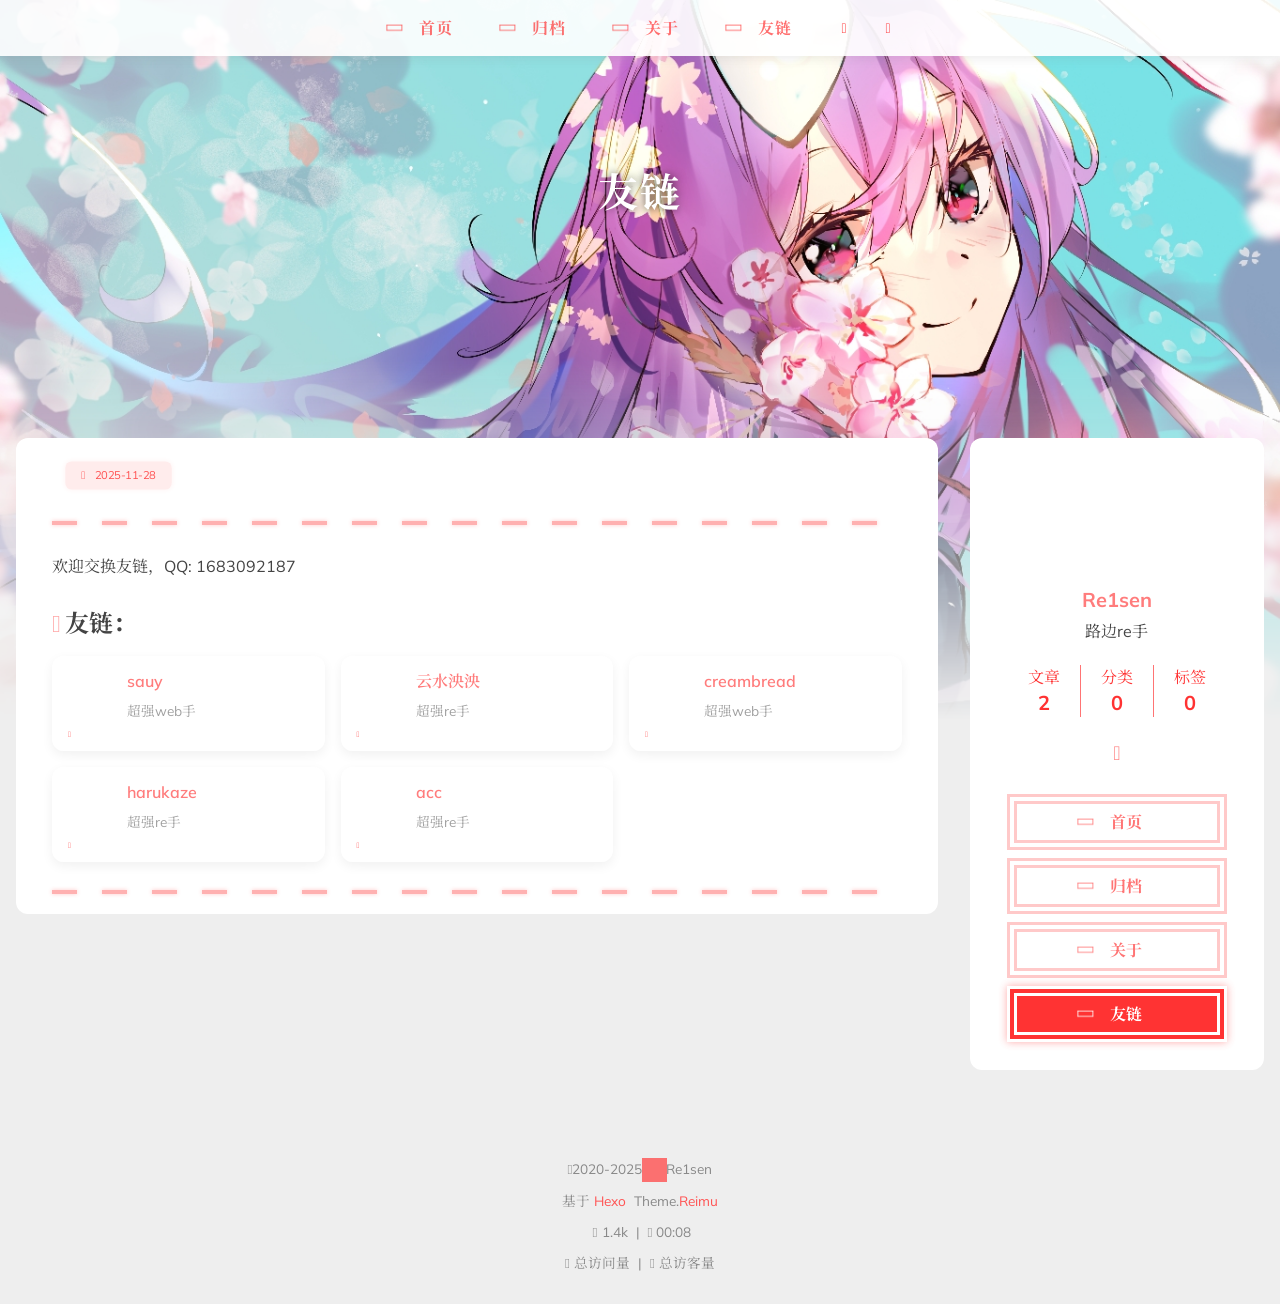
<file: friend/index.html>
<!DOCTYPE html>
  <html lang="zh-CN"  
      data-theme-mode="auto"
  >
  <head>
  <meta charset="utf-8">
  
  
  
  <script>window.REIMU_CONFIG = {};window.REIMU_CONFIG.icon_font = '4552607_4k4bc36ef96';window.REIMU_CONFIG.clipboard_tips = {"success":{"zh-CN":"复制成功 (*^▽^*)"},"fail":{"zh-CN":"复制失败 (ﾟ⊿ﾟ)ﾂ"},"copyright":{"enable":false,"count":50,"license_type":"by-nc-sa"}};window.REIMU_CONFIG.clipboard_tips.copyright.content = '本博客所有文章除特别声明外，均采用 BY-NC-SA 许可协议。转载请注明出处！';window.REIMU_CONFIG.code_block = {"expand":true};window.REIMU_CONFIG.base = 'http://example.com';</script>
  <title>
    友链 | Re1sen&#39;s Blog
  </title>
  <meta name="viewport" content="width=device-width, initial-scale=1, shrink-to-fit=no">
    <link rel="preconnect" href="https://fonts.gstatic.com/" crossorigin><link rel="preload" as="style" href="https://fonts.googleapis.com/css?family=Mulish%3A400%2C400italic%2C700%2C700italic%7CNoto+Serif+SC%3A400%2C400italic%2C700%2C700italic&display=swap"><link rel="stylesheet" href="https://fonts.googleapis.com/css?family=Mulish%3A400%2C400italic%2C700%2C700italic%7CNoto+Serif+SC%3A400%2C400italic%2C700%2C700italic&display=swap" media="print" onload="this.media&#x3D;&#39;all&#39;">
    <link rel="preload" href="//at.alicdn.com/t/c/font_4552607_4k4bc36ef96.woff2" as="font" type="font/woff2" crossorigin="anonymous">
    
<link rel="stylesheet" href="/css/loader.css">

    <meta name="description" content="欢迎交换友链，QQ: 1683092187  &#x2F;* 友链卡片容器 *&#x2F; .friend-grid {   display: grid;   grid-template-columns: repeat(auto-fill, minmax(250px, 1fr));   gap: 16px;   margin: 16px 0; }  &#x2F;* 单个卡片：头像靠左 + 文字紧跟着 *&#x2F; .friend-ca">
<meta property="og:type" content="website">
<meta property="og:title" content="友链">
<meta property="og:url" content="http://example.com/friend/index.html">
<meta property="og:site_name" content="Re1sen&#39;s Blog">
<meta property="og:description" content="欢迎交换友链，QQ: 1683092187  &#x2F;* 友链卡片容器 *&#x2F; .friend-grid {   display: grid;   grid-template-columns: repeat(auto-fill, minmax(250px, 1fr));   gap: 16px;   margin: 16px 0; }  &#x2F;* 单个卡片：头像靠左 + 文字紧跟着 *&#x2F; .friend-ca">
<meta property="og:locale" content="zh_CN">
<meta property="og:image" content="http://example.com/images/banner.webp">
<meta property="article:published_time" content="2025-11-27T16:00:00.000Z">
<meta property="article:modified_time" content="2025-11-28T09:29:11.430Z">
<meta property="article:author" content="Re1sen">
<meta name="twitter:card" content="summary">
<meta name="twitter:image" content="http://example.com/images/banner.webp">
    <link rel="alternate" href="/atom.xml" title="Re1sen's Blog" type="application/atom+xml">
    <link rel="shortcut icon" href="/images/favicon.ico">
  
<link rel="stylesheet" href="/css/style.css">

  <link rel="preload" as="style" onload="this.onload&#x3D;null;this.rel&#x3D;&#39;stylesheet&#39;" href="https://npm.webcache.cn/photoswipe@5.4.4/dist/photoswipe.css" integrity="sha384-IfxC36XL&#x2F;toUyJ939C73PcgMuRzAZuIzZxE38drsmO5p6jD7ei+Zx&#x2F;1oA&#x2F;0l8ysE" crossorigin="anonymous">
    
<script src="https://npm.webcache.cn/pace-js@1.2.4/pace.min.js" integrity="sha384-k6YtvFUEIuEFBdrLKJ3YAUbBki333tj1CSUisai5Cswsg9wcLNaPzsTHDswp4Az8" crossorigin="anonymous"></script>

    
<link rel="stylesheet" href="https://npm.webcache.cn/@reimujs/aos@0.1.2/dist/aos.css" integrity="sha384-GMRP93c6Hkz9JVKGAuRR3nTS7M07RwPgTFenXiosjq2VbVgvdDNcz1g6Mkj8AONa" crossorigin="anonymous">

<meta name="generator" content="Hexo 8.1.1"></head>

  <body>
      <div id='loader'>
    <div class="loading-left-bg loading-bg"></div>
    <div class="loading-right-bg loading-bg"></div>
    <div class="spinner-box">
      <div class="loading-taichi rotate">
          <svg width="150" height="150" viewBox="0 0 1024 1024" class="icon" version="1.1" xmlns="https://www.w3.org/2000/svg" shape-rendering="geometricPrecision">
            <path d="M303.5 432A80 80 0 0 1 291.5 592A80 80 0 0 1 303.5 432z" fill="var(--red-1, #ff5252)" />
            <path d="M512 65A447 447 0 0 1 512 959L512 929A417 417 0 0 0 512 95A417 417 0 0 0 512 929L512 959A447 447 0 0 1 512 65z 
           M512 95A417 417 0 0 1 929 512A208.5 208.5 0 0 1 720.5 720.5L720.5 592A80 80 0 0 0 720.5 432A80 80 0 0 0 720.5 592L720.5 720.5A208.5 208.5 0 0 1 512 512A208.5 208.5 0 0 0 303.5 303.5A208.5 208.5 0 0 0 95 512A417 417 0 0 1 512 95z" fill="var(--red-1, #ff5252)" />
          </svg>
      </div>
      <div class="loading-word">少女祈祷中...</div>
    </div>
  </div>
  </div>
  <script>
    var time = null;
    var loaderEl = document.getElementById('loader');
    var startLoading = () => {
      time = Date.now();
      loaderEl.classList.remove("loading");
    }
    var hideLoader = () => {
      document.body.style.overflow = 'auto';
      loader.classList.add('loading');
    };

    var endLoading = () => {
      if (!time) {
        hideLoader();
      } else {
        if (Date.now() - time > 500) {
          time = null;
          hideLoader();
        } else {
          setTimeout(endLoading, 500 - (Date.now() - time));
          time = null;
        }
      }
    }
    window.addEventListener('DOMContentLoaded', endLoading);
    loaderEl.addEventListener('click', endLoading);
  </script>
<div id="copy-tooltip"></div>
<div id="heatmap-tooltip"></div>


    <div id="container">
      <div id="wrap">
        <div id="header-nav">
  <nav id="main-nav" aria-label="Primary navigation">
        <a class="main-nav-link-wrap" href="/">
          <div class="main-nav-icon icon rotate">
              &#xe62b;
          </div>
          <span class="main-nav-link">首页</span>
        </span>
        <a class="main-nav-link-wrap" href="/archives">
          <div class="main-nav-icon icon rotate">
              &#xe62b;
          </div>
          <span class="main-nav-link">归档</span>
        </span>
        <a class="main-nav-link-wrap" href="/about">
          <div class="main-nav-icon icon rotate">
              &#xe62b;
          </div>
          <span class="main-nav-link">关于</span>
        </span>
        <a class="main-nav-link-wrap" href="/friend">
          <div class="main-nav-icon icon rotate">
              &#xe62b;
          </div>
          <span class="main-nav-link">友链</span>
        </span>
    <a id="main-nav-toggle" class="nav-icon" aria-label="Toggle navigation" role="button"></a>
  </nav>
  <nav id="sub-nav" aria-label="Secondary navigation">
      <a id="nav-rss-link" class="nav-icon" href="/atom.xml" title="RSS 订阅" aria-label="RSS 订阅" target="_blank"></a>
  </nav>
</div>
<header id="header" aria-label="Site header">
      <picture>
      </picture>
        <img  fetchpriority="high" src="/images/banner.webp" alt="友链">
  <div id="header-outer">
    <div id="header-title">
          <span id="logo">
            <h1 data-aos="slide-up">友链</h1>
          </span>
        <h2 id="subtitle-wrap" data-aos="slide-down">
        </h2>
    </div>
  </div>
</header>

        <div id="content" aria-label="Page content"  class="sidebar-right" >
          <aside id="sidebar" aria-label="Sidebar">
  <div class="sidebar-wrapper-container ">
  <div class="sidebar-wrapper">
    <div class="sidebar-wrap" data-aos="fade-up">
        <div class="sidebar-author">
  <img data-src="/avatar/avatar.webp" data-sizes="auto" alt="Re1sen" class="lazyload">
  <div class="sidebar-author-name">Re1sen</div>
  <div class="sidebar-description">路边re手</div>
</div>
<div class="sidebar-state">
  <div class="sidebar-state-article">
    <div>文章</div>
    <div class="sidebar-state-number">2</div>
  </div>
  <div class="sidebar-state-category">
    <div>分类</div>
    <div class="sidebar-state-number">0</div>
  </div>
  <div class="sidebar-state-tag">
    <div>标签</div>
    <div class="sidebar-state-number">0</div>
  </div>
</div>
<div class="sidebar-social">
    <div class="icon-email sidebar-social-icon">
      <a href=1683092187@qq.com itemprop="url" target="_blank" aria-label="email" rel="noopener nofollow noreferrer"></a>
    </div>
</div>
<div class="sidebar-menu">
      <div class="sidebar-menu-link-wrap">
        <a class="sidebar-menu-link-dummy" href="/" aria-label="首页"></a>
        <div class="sidebar-menu-icon icon rotate">
            &#xe62b;
        </div>
        <div class="sidebar-menu-link">首页</div>
      </div>
      <div class="sidebar-menu-link-wrap">
        <a class="sidebar-menu-link-dummy" href="/archives" aria-label="归档"></a>
        <div class="sidebar-menu-icon icon rotate">
            &#xe62b;
        </div>
        <div class="sidebar-menu-link">归档</div>
      </div>
      <div class="sidebar-menu-link-wrap">
        <a class="sidebar-menu-link-dummy" href="/about" aria-label="关于"></a>
        <div class="sidebar-menu-icon icon rotate">
            &#xe62b;
        </div>
        <div class="sidebar-menu-link">关于</div>
      </div>
      <div class="sidebar-menu-link-wrap">
        <a class="sidebar-menu-link-dummy" href="/friend" aria-label="友链"></a>
        <div class="sidebar-menu-icon icon rotate">
            &#xe62b;
        </div>
        <div class="sidebar-menu-link">友链</div>
      </div>
</div>

    </div>
  </div>
  <div class="sidebar-widget">
  </div>
  </div>
</aside>

          <section id="main" aria-label="Main content"><article id="page-" class="h-entry article" itemscope itemtype="https://schema.org/BlogPosting">
  <div class="article-inner" data-aos="fade-up">
    <div class="article-meta">
      <div class="article-date">
  <span class="article-date-link icon-calendar" data-aos="zoom-in">
    <time datetime="2025-11-27T16:00:00.000Z" itemprop="datePublished">2025-11-28</time>
    <time style="display: none;" id="post-update-time">2025-11-28</time>
  </span>
</div>

      
    </div>
    
    <div class="hr-line"></div>
    
    <div class="e-content article-entry" itemprop="articleBody">
        <p>欢迎交换友链，QQ: 1683092187</p>
<style>
/* 友链卡片容器 */
.friend-grid {
  display: grid;
  grid-template-columns: repeat(auto-fill, minmax(250px, 1fr));
  gap: 16px;
  margin: 16px 0;
}

/* 单个卡片：头像靠左 + 文字紧跟着 */
.friend-card {
  display: grid;
  grid-template-columns: 55px 1fr;  /* 固定头像列宽度 */
  align-items: center;      /* 垂直居中 */
  gap: 8px;                 /* 头像和文字之间的间距（减小） */
  padding: 12px;            /* 固定内边距 */
  border-radius: 12px;
  background: var(--card-background, rgba(255,255,255,0.8));
  box-shadow: 0 4px 12px rgba(0,0,0,0.06);
  text-decoration: none;
  color: inherit;
  transition: all 0.2s ease;
}

/* hover 效果 */
.friend-card:hover {
  transform: translateY(-3px);
  box-shadow: 0 8px 24px rgba(0,0,0,0.12);
}

/* 头像样式 */
.friend-card img {
  width: 55px;
  height: 55px;
  border-radius: 50%;
  object-fit: cover;
  flex-shrink: 0;           /* 防止头像被压缩 */
}

/* 文字区域 */
.friend-text {
  display: flex;
  flex-direction: column;
  justify-content: center;
}

/* 名字 */
.friend-name {
  font-size: 1rem;
  font-weight: 600;
  line-height: 1.2;
  margin-bottom: 2px;       /* 名字和简介之间的间距 */
}

/* 简介 */
.friend-desc {
  font-size: 0.85rem;
  opacity: 0.8;
  line-height: 1.3;
}
</style>

<h3 id="友链："><a href="#友链：" class="headerlink" title="友链："></a>友链：</h3><div class="friend-grid">
    

  <a class="friend-card" href="https://sauy.top" target="_blank" rel="noopener noreferrer">
    <img src="https://sauy.top/images/sauy.jpg" alt="sauy">
    <div class="friend-text">
      <div class="friend-name">sauy</div>
      <div class="friend-desc">超强web手</div>
    </div>
  </a>
  <a class="friend-card" href="https://www.yuque.com/yunshuiyangyang-hpc66/bney1z" target="_blank" rel="noopener noreferrer">
    <img src="/images/ysyy.jpg" alt="ysyy">
    <div class="friend-text">
      <div class="friend-name">云水泱泱</div>
      <div class="friend-desc">超强re手</div>
    </div>
  </a>

  <a class="friend-card" href="https://www.yuque.com/creambread" target="_blank" rel="noopener noreferrer">
    <img src="/images/creambread.jpeg" alt="creambread">
    <div class="friend-text">
      <div class="friend-name">creambread</div>
      <div class="friend-desc">超强web手</div>
    </div>
  </a>

  <a class="friend-card" href="https://Harukaze.cyou" target="_blank" rel="noopener noreferrer">
    <img src="http://154.9.252.157/wp-content/uploads/2025/01/cropped-486.jpg" alt="harukaze">
    <div class="friend-text">
      <div class="friend-name">harukaze</div>
      <div class="friend-desc">超强re手</div>
    </div>
  </a>

  <a class="friend-card" href="https://www.cnblogs.com/zzz26" target="_blank" rel="noopener noreferrer">
    <img src="/images/acc.jpeg" alt="acc">
    <div class="friend-text">
      <div class="friend-name">acc</div>
      <div class="friend-desc">超强re手</div>
    </div>
  </a>
  

</div>

    </div>
    <footer class="article-footer">
      
    </footer>
  </div>
  
</article>


</section>
        </div>
        <footer id="footer" aria-label="Site footer">
  <div style="width: 100%; overflow: hidden">
    <div class="footer-line"></div>
  </div>
  <div id="footer-info">
    <div>
      <span class="icon-copyright"></span>
        2020-2025
      <span class="footer-info-sep rotate"></span>
      Re1sen
    </div>
      <div>
        基于&nbsp;<a href="https://hexo.io/" rel="noopener nofollow noreferrer" target="_blank">Hexo</a>&nbsp;
        Theme.<a href="https://github.com/D-Sketon/hexo-theme-reimu" rel="noopener nofollow noreferrer" target="_blank">Reimu</a>
      </div>
      <div>
        <span class="icon-brush"></span>
        1.4k
        &nbsp;|&nbsp;
        <span class="icon-coffee"></span>
        00:08
      </div>
      <div>
        <span class="icon-eye"></span>
        <span id="busuanzi_container_site_pv">总访问量&nbsp;<span id="busuanzi_value_site_pv"></span></span>
        &nbsp;|&nbsp;
        <span class="icon-user"></span>
        <span id="busuanzi_container_site_uv">总访客量&nbsp;<span id="busuanzi_value_site_uv"></span></span>
      </div>
  </div>
</footer>

          <div class="sidebar-top">
            <div class="sidebar-top-taichi rotate"></div>
            <div class="arrow-up"></div>
          </div>
        <div id="mask" class="hide"></div>
      </div>
      <nav id="mobile-nav" aria-label="Mobile navigation">
  <div class="sidebar-wrap">
      <div class="sidebar-author">
  <img data-src="/avatar/avatar.webp" data-sizes="auto" alt="Re1sen" class="lazyload">
  <div class="sidebar-author-name">Re1sen</div>
  <div class="sidebar-description">路边re手</div>
</div>
<div class="sidebar-state">
  <div class="sidebar-state-article">
    <div>文章</div>
    <div class="sidebar-state-number">2</div>
  </div>
  <div class="sidebar-state-category">
    <div>分类</div>
    <div class="sidebar-state-number">0</div>
  </div>
  <div class="sidebar-state-tag">
    <div>标签</div>
    <div class="sidebar-state-number">0</div>
  </div>
</div>
<div class="sidebar-social">
    <div class="icon-email sidebar-social-icon">
      <a href=1683092187@qq.com itemprop="url" target="_blank" aria-label="email" rel="noopener nofollow noreferrer"></a>
    </div>
</div>
<div class="sidebar-menu">
      <div class="sidebar-menu-link-wrap">
        <a class="sidebar-menu-link-dummy" href="/" aria-label="首页"></a>
        <div class="sidebar-menu-icon icon rotate">
            &#xe62b;
        </div>
        <div class="sidebar-menu-link">首页</div>
      </div>
      <div class="sidebar-menu-link-wrap">
        <a class="sidebar-menu-link-dummy" href="/archives" aria-label="归档"></a>
        <div class="sidebar-menu-icon icon rotate">
            &#xe62b;
        </div>
        <div class="sidebar-menu-link">归档</div>
      </div>
      <div class="sidebar-menu-link-wrap">
        <a class="sidebar-menu-link-dummy" href="/about" aria-label="关于"></a>
        <div class="sidebar-menu-icon icon rotate">
            &#xe62b;
        </div>
        <div class="sidebar-menu-link">关于</div>
      </div>
      <div class="sidebar-menu-link-wrap">
        <a class="sidebar-menu-link-dummy" href="/friend" aria-label="友链"></a>
        <div class="sidebar-menu-icon icon rotate">
            &#xe62b;
        </div>
        <div class="sidebar-menu-link">友链</div>
      </div>
</div>

  </div>
</nav>

    </div>
    
<script src="https://npm.webcache.cn/lazysizes@5.3.2/lazysizes.min.js" integrity="sha384-3gT&#x2F;vsepWkfz&#x2F;ff7PpWNUeMzeWoH3cDhm&#x2F;A8jM7ouoAK0&#x2F;fP&#x2F;9bcHHR5kHq2nf+e" crossorigin="anonymous"></script>


<script src="https://npm.webcache.cn/clipboard@2.0.11/dist/clipboard.min.js" integrity="sha384-J08i8An&#x2F;QeARD9ExYpvphB8BsyOj3Gh2TSh1aLINKO3L0cMSH2dN3E22zFoXEi0Q" crossorigin="anonymous"></script>




<script src="/js/script.js"></script>


  
<script src="/js/aos.js"></script>

  <script>
    var aosInit = () => {
      AOS.init({
        duration: 1000,
        easing: "ease",
        once: true,
        offset: 50,
      });
    };
    if (document.readyState === 'loading') {
      document.addEventListener('DOMContentLoaded', aosInit);
    } else {
      aosInit();
    }
  </script>


<script src="/js/pjax_script.js" data-pjax></script>




  
<script src="https://npm.webcache.cn/mouse-firework@0.1.1/dist/index.umd.js" integrity="sha384-8LyaidD9GPxQQgLJO&#x2F;WRw&#x2F;O2h3BoNq&#x2F;ApI&#x2F;ecpvM6RsrCz2qP2ppBXUKihP4V&#x2F;2d" crossorigin="anonymous"></script>

  <script>
    if (!false || !window.matchMedia('(max-width: 768px)').matches) {
      window.firework && window.firework(JSON.parse('{"excludeElements":["a","button"],"particles":[{"shape":"circle","move":["emit"],"easing":"easeOutExpo","colors":["var(--red-1)","var(--red-2)","var(--red-3)","var(--red-4)"],"number":20,"duration":[1200,1800],"shapeOptions":{"radius":[16,32],"alpha":[0.3,0.5]}},{"shape":"circle","move":["diffuse"],"easing":"easeOutExpo","colors":["var(--red-0)"],"number":1,"duration":[1200,1800],"shapeOptions":{"radius":20,"alpha":[0.2,0.5],"lineWidth":6}}]}'));
    }
  </script>





<div id="lazy-script">
  <div>
      
      
      <script data-pjax>
        window.REIMU_POST = {
          author: "Re1sen",
          title: "友链",
          url: "http://example.com/friend/index.html",
          excerpt: "",
          description: "",
          stripContent: "欢迎交换友链，QQ: 1683092187  /* 友链卡片容器 */ .friend-grid {   display: grid;   grid-template-columns: repeat(auto-fill, minmax(250px, 1fr));   gap: 16px;   margin: 16px 0; }  /* 单个卡片：头像靠左 + 文字紧跟着 */ .friend-card {   display: grid;   grid-template-columns: 55p",
          date: "Fri Nov 28 2025 00:00:00 GMT+0800",
          updated: "Fri Nov 28 2025 17:29:11 GMT+0800",
          cover: "/images/banner.webp",
        };
      </script>
        
<script src="/js/insert_highlight.js" data-pjax></script>

        
<script src="/js/tabs.js" data-pjax></script>

      <script type="module" data-pjax>
        const PhotoSwipeLightbox = (await safeImport("https://npm.webcache.cn/photoswipe@5.4.4/dist/photoswipe-lightbox.esm.min.js", "sha384-DiL6M/gG+wmTxmCRZyD1zee6lIhawn5TGvED0FOh7fXcN9B0aZ9dexSF/N6lrZi/")).default;
        const initPswp = (gallery, children) => {
          if (_$$(`${gallery} ${children}`).length > 0) {
            new PhotoSwipeLightbox({
              gallery,
              children,
              pswpModule: () => safeImport("https://npm.webcache.cn/photoswipe@5.4.4/dist/photoswipe.esm.min.js", "sha384-WkkO3GCmgkC3VQWpaV8DqhKJqpzpF9JoByxDmnV8+oTJ7m3DfYEWX1fu1scuS4+s")
            }).init();
          }
        }
        const pswp = () => {
          initPswp('.article-entry', 'a.article-gallery-item');
          initPswp('.article-gallery', 'a.article-gallery-item');
          window.lightboxStatus = 'done';
          window.removeEventListener('lightbox:ready', pswp);
        }
        if(window.lightboxStatus === 'ready') {
          pswp()
        } else {
          window.addEventListener('lightbox:ready', pswp);
        }
      </script>
        

  </div>
</div>


  <script>
    console.log(String.raw`%c 
 ______     ______     __     __    __     __  __    
/\  == \   /\  ___\   /\ \   /\ "-./  \   /\ \/\ \   
\ \  __<   \ \  __\   \ \ \  \ \ \-./\ \  \ \ \_\ \  
 \ \_\ \_\  \ \_____\  \ \_\  \ \_\ \ \_\  \ \_____\ 
  \/_/ /_/   \/_____/   \/_/   \/_/  \/_/   \/_____/ 
                                                  
`,'color: #ff5252;')
    console.log('%c Theme.Reimu v' + '1.11.0' + ' %c https://github.com/D-Sketon/hexo-theme-reimu ', 'color: white; background: #ff5252; padding:5px 0;', 'padding:4px;border:1px solid #ff5252;')
  </script>
  


  
<script src="https://npm.webcache.cn/busuanzi@2.3.0/bsz.pure.mini.js" integrity="sha384-0M75wtSkhjIInv4coYlaJU83+OypaRCIq2SukQVQX04eGTCBXJDuWAbJet56id+S" crossorigin="anonymous" async></script>


<script>
  if ('serviceWorker' in navigator) {
    navigator.serviceWorker.getRegistrations().then((registrations) => {
      for (let registration of registrations) {
        registration.unregister();
      }
    });
  }
</script>





  </body>
  </html>
</file>
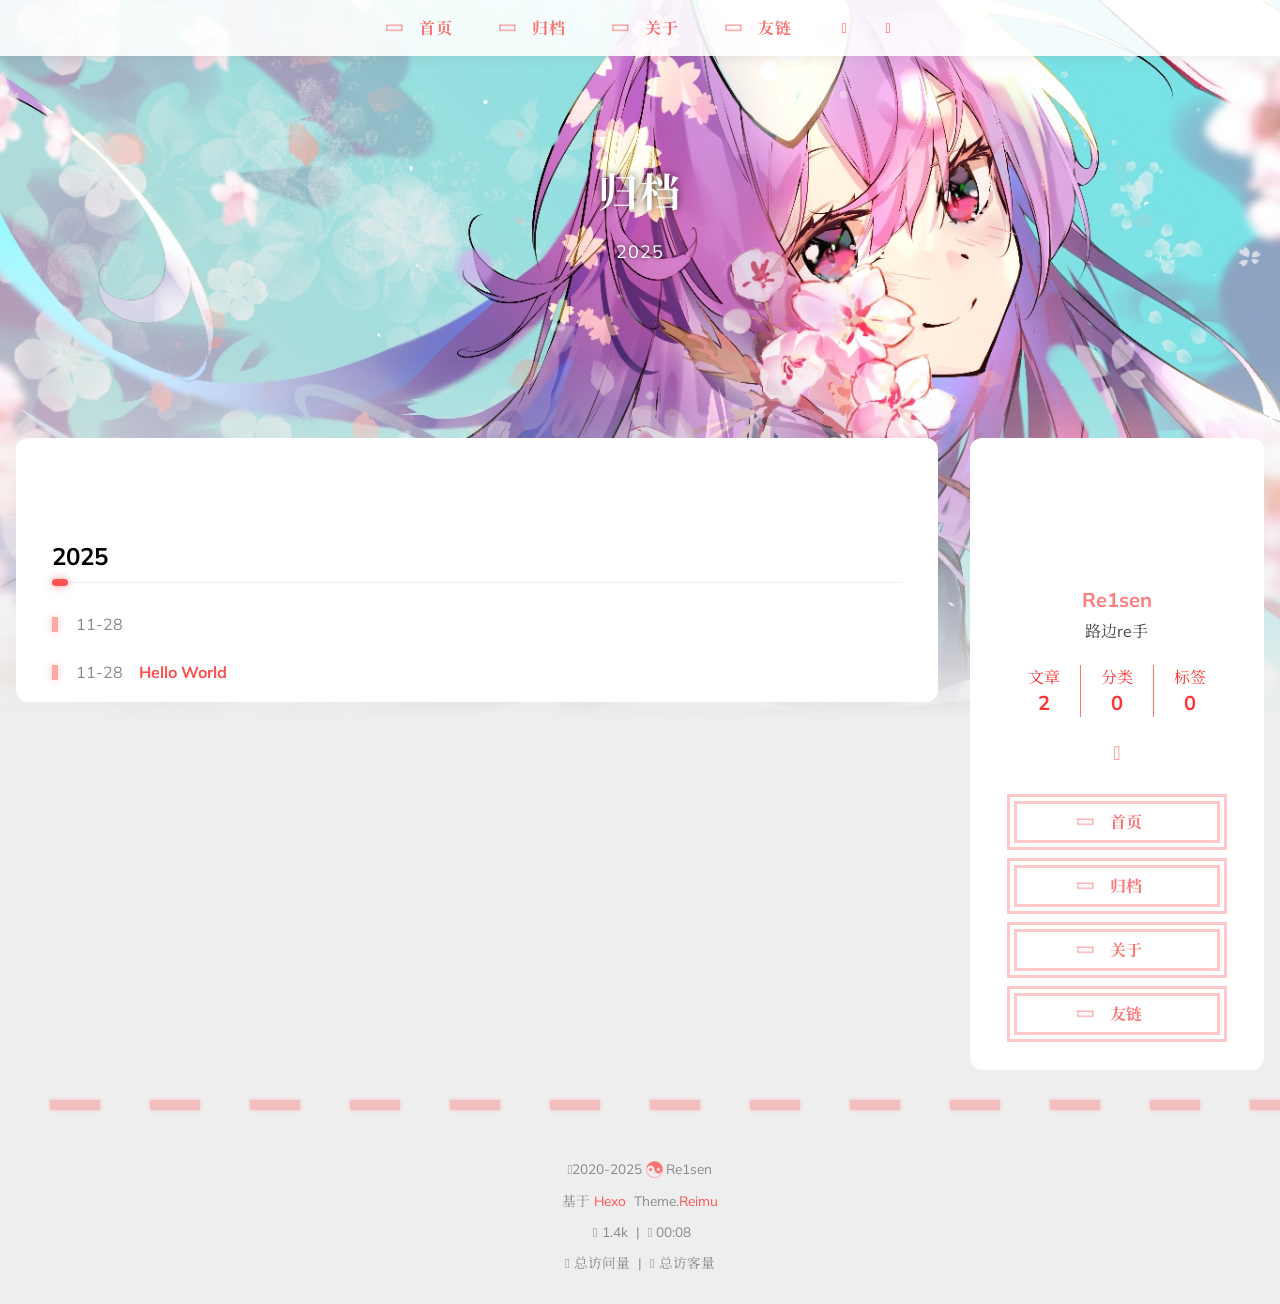
<file: archives/2025/index.html>
<!DOCTYPE html>
  <html lang="zh-CN"  
      data-theme-mode="auto"
  >
  <head>
  <meta charset="utf-8">
  
  
  
  <script>window.REIMU_CONFIG = {};window.REIMU_CONFIG.icon_font = '4552607_4k4bc36ef96';window.REIMU_CONFIG.clipboard_tips = {"success":{"zh-CN":"复制成功 (*^▽^*)"},"fail":{"zh-CN":"复制失败 (ﾟ⊿ﾟ)ﾂ"},"copyright":{"enable":false,"count":50,"license_type":"by-nc-sa"}};window.REIMU_CONFIG.clipboard_tips.copyright.content = '本博客所有文章除特别声明外，均采用 BY-NC-SA 许可协议。转载请注明出处！';window.REIMU_CONFIG.code_block = {"expand":true};window.REIMU_CONFIG.base = 'http://example.com';</script>
  <title>
    归档: 2025 | Re1sen&#39;s Blog
  </title>
  <meta name="viewport" content="width=device-width, initial-scale=1, shrink-to-fit=no">
    <link rel="preconnect" href="https://fonts.gstatic.com/" crossorigin><link rel="preload" as="style" href="https://fonts.googleapis.com/css?family=Mulish%3A400%2C400italic%2C700%2C700italic%7CNoto+Serif+SC%3A400%2C400italic%2C700%2C700italic&display=swap"><link rel="stylesheet" href="https://fonts.googleapis.com/css?family=Mulish%3A400%2C400italic%2C700%2C700italic%7CNoto+Serif+SC%3A400%2C400italic%2C700%2C700italic&display=swap" media="print" onload="this.media&#x3D;&#39;all&#39;">
    <link rel="preload" href="//at.alicdn.com/t/c/font_4552607_4k4bc36ef96.woff2" as="font" type="font/woff2" crossorigin="anonymous">
    
<link rel="stylesheet" href="/css/loader.css">

    <meta name="description" content="路边re手">
<meta property="og:type" content="website">
<meta property="og:title" content="Re1sen&#39;s Blog">
<meta property="og:url" content="http://example.com/archives/2025/index.html">
<meta property="og:site_name" content="Re1sen&#39;s Blog">
<meta property="og:description" content="路边re手">
<meta property="og:locale" content="zh_CN">
<meta property="og:image" content="http://example.com/images/banner.webp">
<meta property="article:author" content="Re1sen">
<meta name="twitter:card" content="summary">
<meta name="twitter:image" content="http://example.com/images/banner.webp">
    <link rel="alternate" href="/atom.xml" title="Re1sen's Blog" type="application/atom+xml">
    <link rel="shortcut icon" href="/images/favicon.ico">
  
<link rel="stylesheet" href="/css/style.css">

  <link rel="preload" as="style" onload="this.onload&#x3D;null;this.rel&#x3D;&#39;stylesheet&#39;" href="https://npm.webcache.cn/photoswipe@5.4.4/dist/photoswipe.css" integrity="sha384-IfxC36XL&#x2F;toUyJ939C73PcgMuRzAZuIzZxE38drsmO5p6jD7ei+Zx&#x2F;1oA&#x2F;0l8ysE" crossorigin="anonymous">
    
<script src="https://npm.webcache.cn/pace-js@1.2.4/pace.min.js" integrity="sha384-k6YtvFUEIuEFBdrLKJ3YAUbBki333tj1CSUisai5Cswsg9wcLNaPzsTHDswp4Az8" crossorigin="anonymous"></script>

    
<link rel="stylesheet" href="https://npm.webcache.cn/@reimujs/aos@0.1.2/dist/aos.css" integrity="sha384-GMRP93c6Hkz9JVKGAuRR3nTS7M07RwPgTFenXiosjq2VbVgvdDNcz1g6Mkj8AONa" crossorigin="anonymous">

<meta name="generator" content="Hexo 8.1.1"></head>

  <body>
      <div id='loader'>
    <div class="loading-left-bg loading-bg"></div>
    <div class="loading-right-bg loading-bg"></div>
    <div class="spinner-box">
      <div class="loading-taichi rotate">
          <svg width="150" height="150" viewBox="0 0 1024 1024" class="icon" version="1.1" xmlns="https://www.w3.org/2000/svg" shape-rendering="geometricPrecision">
            <path d="M303.5 432A80 80 0 0 1 291.5 592A80 80 0 0 1 303.5 432z" fill="var(--red-1, #ff5252)" />
            <path d="M512 65A447 447 0 0 1 512 959L512 929A417 417 0 0 0 512 95A417 417 0 0 0 512 929L512 959A447 447 0 0 1 512 65z 
           M512 95A417 417 0 0 1 929 512A208.5 208.5 0 0 1 720.5 720.5L720.5 592A80 80 0 0 0 720.5 432A80 80 0 0 0 720.5 592L720.5 720.5A208.5 208.5 0 0 1 512 512A208.5 208.5 0 0 0 303.5 303.5A208.5 208.5 0 0 0 95 512A417 417 0 0 1 512 95z" fill="var(--red-1, #ff5252)" />
          </svg>
      </div>
      <div class="loading-word">少女祈祷中...</div>
    </div>
  </div>
  </div>
  <script>
    var time = null;
    var loaderEl = document.getElementById('loader');
    var startLoading = () => {
      time = Date.now();
      loaderEl.classList.remove("loading");
    }
    var hideLoader = () => {
      document.body.style.overflow = 'auto';
      loader.classList.add('loading');
    };

    var endLoading = () => {
      if (!time) {
        hideLoader();
      } else {
        if (Date.now() - time > 500) {
          time = null;
          hideLoader();
        } else {
          setTimeout(endLoading, 500 - (Date.now() - time));
          time = null;
        }
      }
    }
    window.addEventListener('DOMContentLoaded', endLoading);
    loaderEl.addEventListener('click', endLoading);
  </script>
<div id="copy-tooltip"></div>
<div id="heatmap-tooltip"></div>


    <div id="container">
      <div id="wrap">
        <div id="header-nav">
  <nav id="main-nav" aria-label="Primary navigation">
        <a class="main-nav-link-wrap" href="/">
          <div class="main-nav-icon icon rotate">
              &#xe62b;
          </div>
          <span class="main-nav-link">首页</span>
        </span>
        <a class="main-nav-link-wrap" href="/archives">
          <div class="main-nav-icon icon rotate">
              &#xe62b;
          </div>
          <span class="main-nav-link">归档</span>
        </span>
        <a class="main-nav-link-wrap" href="/about">
          <div class="main-nav-icon icon rotate">
              &#xe62b;
          </div>
          <span class="main-nav-link">关于</span>
        </span>
        <a class="main-nav-link-wrap" href="/friend">
          <div class="main-nav-icon icon rotate">
              &#xe62b;
          </div>
          <span class="main-nav-link">友链</span>
        </span>
    <a id="main-nav-toggle" class="nav-icon" aria-label="Toggle navigation" role="button"></a>
  </nav>
  <nav id="sub-nav" aria-label="Secondary navigation">
      <a id="nav-rss-link" class="nav-icon" href="/atom.xml" title="RSS 订阅" aria-label="RSS 订阅" target="_blank"></a>
  </nav>
</div>
<header id="header" aria-label="Site header">
      <picture>
      </picture>
        <img  fetchpriority="high" src="/images/banner.webp" alt="">
  <div id="header-outer">
    <div id="header-title">
          <span id="logo">
            <h1 data-aos="slide-up">归档</h1>
          </span>
        <h2 id="subtitle-wrap" data-aos="slide-down">
            <span id="subtitle">2025</span>
        </h2>
    </div>
  </div>
</header>

        <div id="content" aria-label="Page content"  class="sidebar-right" >
          <aside id="sidebar" aria-label="Sidebar">
  <div class="sidebar-wrapper-container ">
  <div class="sidebar-wrapper">
    <div class="sidebar-wrap" data-aos="fade-up">
        <div class="sidebar-author">
  <img data-src="/avatar/avatar.webp" data-sizes="auto" alt="Re1sen" class="lazyload">
  <div class="sidebar-author-name">Re1sen</div>
  <div class="sidebar-description">路边re手</div>
</div>
<div class="sidebar-state">
  <div class="sidebar-state-article">
    <div>文章</div>
    <div class="sidebar-state-number">2</div>
  </div>
  <div class="sidebar-state-category">
    <div>分类</div>
    <div class="sidebar-state-number">0</div>
  </div>
  <div class="sidebar-state-tag">
    <div>标签</div>
    <div class="sidebar-state-number">0</div>
  </div>
</div>
<div class="sidebar-social">
    <div class="icon-email sidebar-social-icon">
      <a href=1683092187@qq.com itemprop="url" target="_blank" aria-label="email" rel="noopener nofollow noreferrer"></a>
    </div>
</div>
<div class="sidebar-menu">
      <div class="sidebar-menu-link-wrap">
        <a class="sidebar-menu-link-dummy" href="/" aria-label="首页"></a>
        <div class="sidebar-menu-icon icon rotate">
            &#xe62b;
        </div>
        <div class="sidebar-menu-link">首页</div>
      </div>
      <div class="sidebar-menu-link-wrap">
        <a class="sidebar-menu-link-dummy" href="/archives" aria-label="归档"></a>
        <div class="sidebar-menu-icon icon rotate">
            &#xe62b;
        </div>
        <div class="sidebar-menu-link">归档</div>
      </div>
      <div class="sidebar-menu-link-wrap">
        <a class="sidebar-menu-link-dummy" href="/about" aria-label="关于"></a>
        <div class="sidebar-menu-icon icon rotate">
            &#xe62b;
        </div>
        <div class="sidebar-menu-link">关于</div>
      </div>
      <div class="sidebar-menu-link-wrap">
        <a class="sidebar-menu-link-dummy" href="/friend" aria-label="友链"></a>
        <div class="sidebar-menu-icon icon rotate">
            &#xe62b;
        </div>
        <div class="sidebar-menu-link">友链</div>
      </div>
</div>

    </div>
  </div>
  <div class="sidebar-widget">
  </div>
  </div>
</aside>

          <section id="main" aria-label="Main content"><div class="archives-outer-wrap" data-aos="fade-up">
    <div class="tag-wrap">
</div>
<div class="category-wrap">
</div>
        <section class="archives-wrap" data-aos="fade-up">
          <div class="archive-year-wrap">
            <a href="/archives/2025" class="archive-year">2025</a>
          </div>
          <ul>
            <li class="archive-article">
  <div class="archive-article-date">
    <span>
      <time class="dt-published" datetime="2025-11-28T08:09:49.159Z" itemprop="datePublished">11-28</time>
    </span>
  </div>
</li>

            <li class="archive-article">
  <div class="archive-article-date">
    <span>
      <time class="dt-published" datetime="2025-11-28T06:36:16.197Z" itemprop="datePublished">11-28</time>
    </span>
  </div>
    <a class="archive-article-title" href="/2025/11/28/hello-world/">Hello World</a>
</li>

          </ul>
        </section>
  </div>

</section>
        </div>
        <footer id="footer" aria-label="Site footer">
  <div style="width: 100%; overflow: hidden">
    <div class="footer-line"></div>
  </div>
  <div id="footer-info">
    <div>
      <span class="icon-copyright"></span>
        2020-2025
      <span class="footer-info-sep rotate"></span>
      Re1sen
    </div>
      <div>
        基于&nbsp;<a href="https://hexo.io/" rel="noopener nofollow noreferrer" target="_blank">Hexo</a>&nbsp;
        Theme.<a href="https://github.com/D-Sketon/hexo-theme-reimu" rel="noopener nofollow noreferrer" target="_blank">Reimu</a>
      </div>
      <div>
        <span class="icon-brush"></span>
        1.4k
        &nbsp;|&nbsp;
        <span class="icon-coffee"></span>
        00:08
      </div>
      <div>
        <span class="icon-eye"></span>
        <span id="busuanzi_container_site_pv">总访问量&nbsp;<span id="busuanzi_value_site_pv"></span></span>
        &nbsp;|&nbsp;
        <span class="icon-user"></span>
        <span id="busuanzi_container_site_uv">总访客量&nbsp;<span id="busuanzi_value_site_uv"></span></span>
      </div>
  </div>
</footer>

          <div class="sidebar-top">
            <div class="sidebar-top-taichi rotate"></div>
            <div class="arrow-up"></div>
          </div>
        <div id="mask" class="hide"></div>
      </div>
      <nav id="mobile-nav" aria-label="Mobile navigation">
  <div class="sidebar-wrap">
      <div class="sidebar-author">
  <img data-src="/avatar/avatar.webp" data-sizes="auto" alt="Re1sen" class="lazyload">
  <div class="sidebar-author-name">Re1sen</div>
  <div class="sidebar-description">路边re手</div>
</div>
<div class="sidebar-state">
  <div class="sidebar-state-article">
    <div>文章</div>
    <div class="sidebar-state-number">2</div>
  </div>
  <div class="sidebar-state-category">
    <div>分类</div>
    <div class="sidebar-state-number">0</div>
  </div>
  <div class="sidebar-state-tag">
    <div>标签</div>
    <div class="sidebar-state-number">0</div>
  </div>
</div>
<div class="sidebar-social">
    <div class="icon-email sidebar-social-icon">
      <a href=1683092187@qq.com itemprop="url" target="_blank" aria-label="email" rel="noopener nofollow noreferrer"></a>
    </div>
</div>
<div class="sidebar-menu">
      <div class="sidebar-menu-link-wrap">
        <a class="sidebar-menu-link-dummy" href="/" aria-label="首页"></a>
        <div class="sidebar-menu-icon icon rotate">
            &#xe62b;
        </div>
        <div class="sidebar-menu-link">首页</div>
      </div>
      <div class="sidebar-menu-link-wrap">
        <a class="sidebar-menu-link-dummy" href="/archives" aria-label="归档"></a>
        <div class="sidebar-menu-icon icon rotate">
            &#xe62b;
        </div>
        <div class="sidebar-menu-link">归档</div>
      </div>
      <div class="sidebar-menu-link-wrap">
        <a class="sidebar-menu-link-dummy" href="/about" aria-label="关于"></a>
        <div class="sidebar-menu-icon icon rotate">
            &#xe62b;
        </div>
        <div class="sidebar-menu-link">关于</div>
      </div>
      <div class="sidebar-menu-link-wrap">
        <a class="sidebar-menu-link-dummy" href="/friend" aria-label="友链"></a>
        <div class="sidebar-menu-icon icon rotate">
            &#xe62b;
        </div>
        <div class="sidebar-menu-link">友链</div>
      </div>
</div>

  </div>
</nav>

    </div>
    
<script src="https://npm.webcache.cn/lazysizes@5.3.2/lazysizes.min.js" integrity="sha384-3gT&#x2F;vsepWkfz&#x2F;ff7PpWNUeMzeWoH3cDhm&#x2F;A8jM7ouoAK0&#x2F;fP&#x2F;9bcHHR5kHq2nf+e" crossorigin="anonymous"></script>


<script src="https://npm.webcache.cn/clipboard@2.0.11/dist/clipboard.min.js" integrity="sha384-J08i8An&#x2F;QeARD9ExYpvphB8BsyOj3Gh2TSh1aLINKO3L0cMSH2dN3E22zFoXEi0Q" crossorigin="anonymous"></script>




<script src="/js/script.js"></script>


  
<script src="/js/aos.js"></script>

  <script>
    var aosInit = () => {
      AOS.init({
        duration: 1000,
        easing: "ease",
        once: true,
        offset: 50,
      });
    };
    if (document.readyState === 'loading') {
      document.addEventListener('DOMContentLoaded', aosInit);
    } else {
      aosInit();
    }
  </script>


<script src="/js/pjax_script.js" data-pjax></script>




  
<script src="https://npm.webcache.cn/mouse-firework@0.1.1/dist/index.umd.js" integrity="sha384-8LyaidD9GPxQQgLJO&#x2F;WRw&#x2F;O2h3BoNq&#x2F;ApI&#x2F;ecpvM6RsrCz2qP2ppBXUKihP4V&#x2F;2d" crossorigin="anonymous"></script>

  <script>
    if (!false || !window.matchMedia('(max-width: 768px)').matches) {
      window.firework && window.firework(JSON.parse('{"excludeElements":["a","button"],"particles":[{"shape":"circle","move":["emit"],"easing":"easeOutExpo","colors":["var(--red-1)","var(--red-2)","var(--red-3)","var(--red-4)"],"number":20,"duration":[1200,1800],"shapeOptions":{"radius":[16,32],"alpha":[0.3,0.5]}},{"shape":"circle","move":["diffuse"],"easing":"easeOutExpo","colors":["var(--red-0)"],"number":1,"duration":[1200,1800],"shapeOptions":{"radius":20,"alpha":[0.2,0.5],"lineWidth":6}}]}'));
    }
  </script>





<div id="lazy-script">
  <div>
  </div>
</div>


  <script>
    console.log(String.raw`%c 
 ______     ______     __     __    __     __  __    
/\  == \   /\  ___\   /\ \   /\ "-./  \   /\ \/\ \   
\ \  __<   \ \  __\   \ \ \  \ \ \-./\ \  \ \ \_\ \  
 \ \_\ \_\  \ \_____\  \ \_\  \ \_\ \ \_\  \ \_____\ 
  \/_/ /_/   \/_____/   \/_/   \/_/  \/_/   \/_____/ 
                                                  
`,'color: #ff5252;')
    console.log('%c Theme.Reimu v' + '1.11.0' + ' %c https://github.com/D-Sketon/hexo-theme-reimu ', 'color: white; background: #ff5252; padding:5px 0;', 'padding:4px;border:1px solid #ff5252;')
  </script>
  


  
<script src="https://npm.webcache.cn/busuanzi@2.3.0/bsz.pure.mini.js" integrity="sha384-0M75wtSkhjIInv4coYlaJU83+OypaRCIq2SukQVQX04eGTCBXJDuWAbJet56id+S" crossorigin="anonymous" async></script>


<script>
  if ('serviceWorker' in navigator) {
    navigator.serviceWorker.getRegistrations().then((registrations) => {
      for (let registration of registrations) {
        registration.unregister();
      }
    });
  }
</script>





  </body>
  </html>
</file>
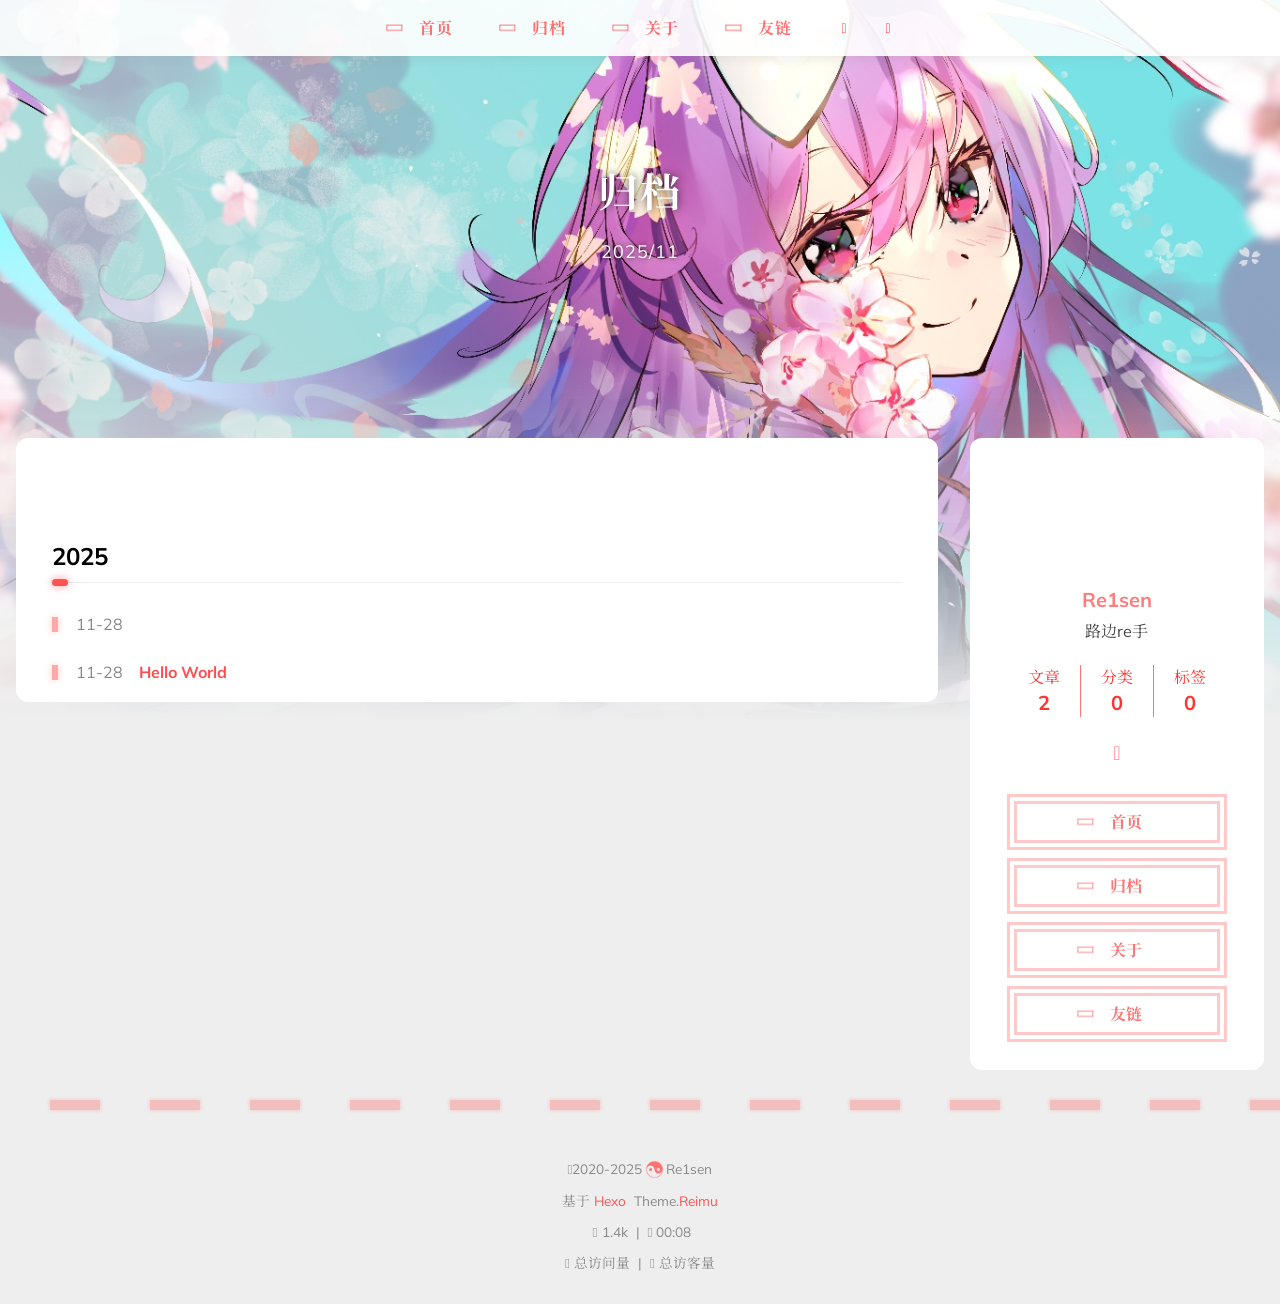
<file: archives/2025/11/index.html>
<!DOCTYPE html>
  <html lang="zh-CN"  
      data-theme-mode="auto"
  >
  <head>
  <meta charset="utf-8">
  
  
  
  <script>window.REIMU_CONFIG = {};window.REIMU_CONFIG.icon_font = '4552607_4k4bc36ef96';window.REIMU_CONFIG.clipboard_tips = {"success":{"zh-CN":"复制成功 (*^▽^*)"},"fail":{"zh-CN":"复制失败 (ﾟ⊿ﾟ)ﾂ"},"copyright":{"enable":false,"count":50,"license_type":"by-nc-sa"}};window.REIMU_CONFIG.clipboard_tips.copyright.content = '本博客所有文章除特别声明外，均采用 BY-NC-SA 许可协议。转载请注明出处！';window.REIMU_CONFIG.code_block = {"expand":true};window.REIMU_CONFIG.base = 'http://example.com';</script>
  <title>
    归档: 2025/11 | Re1sen&#39;s Blog
  </title>
  <meta name="viewport" content="width=device-width, initial-scale=1, shrink-to-fit=no">
    <link rel="preconnect" href="https://fonts.gstatic.com/" crossorigin><link rel="preload" as="style" href="https://fonts.googleapis.com/css?family=Mulish%3A400%2C400italic%2C700%2C700italic%7CNoto+Serif+SC%3A400%2C400italic%2C700%2C700italic&display=swap"><link rel="stylesheet" href="https://fonts.googleapis.com/css?family=Mulish%3A400%2C400italic%2C700%2C700italic%7CNoto+Serif+SC%3A400%2C400italic%2C700%2C700italic&display=swap" media="print" onload="this.media&#x3D;&#39;all&#39;">
    <link rel="preload" href="//at.alicdn.com/t/c/font_4552607_4k4bc36ef96.woff2" as="font" type="font/woff2" crossorigin="anonymous">
    
<link rel="stylesheet" href="/css/loader.css">

    <meta name="description" content="路边re手">
<meta property="og:type" content="website">
<meta property="og:title" content="Re1sen&#39;s Blog">
<meta property="og:url" content="http://example.com/archives/2025/11/index.html">
<meta property="og:site_name" content="Re1sen&#39;s Blog">
<meta property="og:description" content="路边re手">
<meta property="og:locale" content="zh_CN">
<meta property="og:image" content="http://example.com/images/banner.webp">
<meta property="article:author" content="Re1sen">
<meta name="twitter:card" content="summary">
<meta name="twitter:image" content="http://example.com/images/banner.webp">
    <link rel="alternate" href="/atom.xml" title="Re1sen's Blog" type="application/atom+xml">
    <link rel="shortcut icon" href="/images/favicon.ico">
  
<link rel="stylesheet" href="/css/style.css">

  <link rel="preload" as="style" onload="this.onload&#x3D;null;this.rel&#x3D;&#39;stylesheet&#39;" href="https://npm.webcache.cn/photoswipe@5.4.4/dist/photoswipe.css" integrity="sha384-IfxC36XL&#x2F;toUyJ939C73PcgMuRzAZuIzZxE38drsmO5p6jD7ei+Zx&#x2F;1oA&#x2F;0l8ysE" crossorigin="anonymous">
    
<script src="https://npm.webcache.cn/pace-js@1.2.4/pace.min.js" integrity="sha384-k6YtvFUEIuEFBdrLKJ3YAUbBki333tj1CSUisai5Cswsg9wcLNaPzsTHDswp4Az8" crossorigin="anonymous"></script>

    
<link rel="stylesheet" href="https://npm.webcache.cn/@reimujs/aos@0.1.2/dist/aos.css" integrity="sha384-GMRP93c6Hkz9JVKGAuRR3nTS7M07RwPgTFenXiosjq2VbVgvdDNcz1g6Mkj8AONa" crossorigin="anonymous">

<meta name="generator" content="Hexo 8.1.1"></head>

  <body>
      <div id='loader'>
    <div class="loading-left-bg loading-bg"></div>
    <div class="loading-right-bg loading-bg"></div>
    <div class="spinner-box">
      <div class="loading-taichi rotate">
          <svg width="150" height="150" viewBox="0 0 1024 1024" class="icon" version="1.1" xmlns="https://www.w3.org/2000/svg" shape-rendering="geometricPrecision">
            <path d="M303.5 432A80 80 0 0 1 291.5 592A80 80 0 0 1 303.5 432z" fill="var(--red-1, #ff5252)" />
            <path d="M512 65A447 447 0 0 1 512 959L512 929A417 417 0 0 0 512 95A417 417 0 0 0 512 929L512 959A447 447 0 0 1 512 65z 
           M512 95A417 417 0 0 1 929 512A208.5 208.5 0 0 1 720.5 720.5L720.5 592A80 80 0 0 0 720.5 432A80 80 0 0 0 720.5 592L720.5 720.5A208.5 208.5 0 0 1 512 512A208.5 208.5 0 0 0 303.5 303.5A208.5 208.5 0 0 0 95 512A417 417 0 0 1 512 95z" fill="var(--red-1, #ff5252)" />
          </svg>
      </div>
      <div class="loading-word">少女祈祷中...</div>
    </div>
  </div>
  </div>
  <script>
    var time = null;
    var loaderEl = document.getElementById('loader');
    var startLoading = () => {
      time = Date.now();
      loaderEl.classList.remove("loading");
    }
    var hideLoader = () => {
      document.body.style.overflow = 'auto';
      loader.classList.add('loading');
    };

    var endLoading = () => {
      if (!time) {
        hideLoader();
      } else {
        if (Date.now() - time > 500) {
          time = null;
          hideLoader();
        } else {
          setTimeout(endLoading, 500 - (Date.now() - time));
          time = null;
        }
      }
    }
    window.addEventListener('DOMContentLoaded', endLoading);
    loaderEl.addEventListener('click', endLoading);
  </script>
<div id="copy-tooltip"></div>
<div id="heatmap-tooltip"></div>


    <div id="container">
      <div id="wrap">
        <div id="header-nav">
  <nav id="main-nav" aria-label="Primary navigation">
        <a class="main-nav-link-wrap" href="/">
          <div class="main-nav-icon icon rotate">
              &#xe62b;
          </div>
          <span class="main-nav-link">首页</span>
        </span>
        <a class="main-nav-link-wrap" href="/archives">
          <div class="main-nav-icon icon rotate">
              &#xe62b;
          </div>
          <span class="main-nav-link">归档</span>
        </span>
        <a class="main-nav-link-wrap" href="/about">
          <div class="main-nav-icon icon rotate">
              &#xe62b;
          </div>
          <span class="main-nav-link">关于</span>
        </span>
        <a class="main-nav-link-wrap" href="/friend">
          <div class="main-nav-icon icon rotate">
              &#xe62b;
          </div>
          <span class="main-nav-link">友链</span>
        </span>
    <a id="main-nav-toggle" class="nav-icon" aria-label="Toggle navigation" role="button"></a>
  </nav>
  <nav id="sub-nav" aria-label="Secondary navigation">
      <a id="nav-rss-link" class="nav-icon" href="/atom.xml" title="RSS 订阅" aria-label="RSS 订阅" target="_blank"></a>
  </nav>
</div>
<header id="header" aria-label="Site header">
      <picture>
      </picture>
        <img  fetchpriority="high" src="/images/banner.webp" alt="">
  <div id="header-outer">
    <div id="header-title">
          <span id="logo">
            <h1 data-aos="slide-up">归档</h1>
          </span>
        <h2 id="subtitle-wrap" data-aos="slide-down">
            <span id="subtitle">2025/11</span>
        </h2>
    </div>
  </div>
</header>

        <div id="content" aria-label="Page content"  class="sidebar-right" >
          <aside id="sidebar" aria-label="Sidebar">
  <div class="sidebar-wrapper-container ">
  <div class="sidebar-wrapper">
    <div class="sidebar-wrap" data-aos="fade-up">
        <div class="sidebar-author">
  <img data-src="/avatar/avatar.webp" data-sizes="auto" alt="Re1sen" class="lazyload">
  <div class="sidebar-author-name">Re1sen</div>
  <div class="sidebar-description">路边re手</div>
</div>
<div class="sidebar-state">
  <div class="sidebar-state-article">
    <div>文章</div>
    <div class="sidebar-state-number">2</div>
  </div>
  <div class="sidebar-state-category">
    <div>分类</div>
    <div class="sidebar-state-number">0</div>
  </div>
  <div class="sidebar-state-tag">
    <div>标签</div>
    <div class="sidebar-state-number">0</div>
  </div>
</div>
<div class="sidebar-social">
    <div class="icon-email sidebar-social-icon">
      <a href=1683092187@qq.com itemprop="url" target="_blank" aria-label="email" rel="noopener nofollow noreferrer"></a>
    </div>
</div>
<div class="sidebar-menu">
      <div class="sidebar-menu-link-wrap">
        <a class="sidebar-menu-link-dummy" href="/" aria-label="首页"></a>
        <div class="sidebar-menu-icon icon rotate">
            &#xe62b;
        </div>
        <div class="sidebar-menu-link">首页</div>
      </div>
      <div class="sidebar-menu-link-wrap">
        <a class="sidebar-menu-link-dummy" href="/archives" aria-label="归档"></a>
        <div class="sidebar-menu-icon icon rotate">
            &#xe62b;
        </div>
        <div class="sidebar-menu-link">归档</div>
      </div>
      <div class="sidebar-menu-link-wrap">
        <a class="sidebar-menu-link-dummy" href="/about" aria-label="关于"></a>
        <div class="sidebar-menu-icon icon rotate">
            &#xe62b;
        </div>
        <div class="sidebar-menu-link">关于</div>
      </div>
      <div class="sidebar-menu-link-wrap">
        <a class="sidebar-menu-link-dummy" href="/friend" aria-label="友链"></a>
        <div class="sidebar-menu-icon icon rotate">
            &#xe62b;
        </div>
        <div class="sidebar-menu-link">友链</div>
      </div>
</div>

    </div>
  </div>
  <div class="sidebar-widget">
  </div>
  </div>
</aside>

          <section id="main" aria-label="Main content"><div class="archives-outer-wrap" data-aos="fade-up">
    <div class="tag-wrap">
</div>
<div class="category-wrap">
</div>
        <section class="archives-wrap" data-aos="fade-up">
          <div class="archive-year-wrap">
            <a href="/archives/2025" class="archive-year">2025</a>
          </div>
          <ul>
            <li class="archive-article">
  <div class="archive-article-date">
    <span>
      <time class="dt-published" datetime="2025-11-28T08:09:49.159Z" itemprop="datePublished">11-28</time>
    </span>
  </div>
</li>

            <li class="archive-article">
  <div class="archive-article-date">
    <span>
      <time class="dt-published" datetime="2025-11-28T06:36:16.197Z" itemprop="datePublished">11-28</time>
    </span>
  </div>
    <a class="archive-article-title" href="/2025/11/28/hello-world/">Hello World</a>
</li>

          </ul>
        </section>
  </div>

</section>
        </div>
        <footer id="footer" aria-label="Site footer">
  <div style="width: 100%; overflow: hidden">
    <div class="footer-line"></div>
  </div>
  <div id="footer-info">
    <div>
      <span class="icon-copyright"></span>
        2020-2025
      <span class="footer-info-sep rotate"></span>
      Re1sen
    </div>
      <div>
        基于&nbsp;<a href="https://hexo.io/" rel="noopener nofollow noreferrer" target="_blank">Hexo</a>&nbsp;
        Theme.<a href="https://github.com/D-Sketon/hexo-theme-reimu" rel="noopener nofollow noreferrer" target="_blank">Reimu</a>
      </div>
      <div>
        <span class="icon-brush"></span>
        1.4k
        &nbsp;|&nbsp;
        <span class="icon-coffee"></span>
        00:08
      </div>
      <div>
        <span class="icon-eye"></span>
        <span id="busuanzi_container_site_pv">总访问量&nbsp;<span id="busuanzi_value_site_pv"></span></span>
        &nbsp;|&nbsp;
        <span class="icon-user"></span>
        <span id="busuanzi_container_site_uv">总访客量&nbsp;<span id="busuanzi_value_site_uv"></span></span>
      </div>
  </div>
</footer>

          <div class="sidebar-top">
            <div class="sidebar-top-taichi rotate"></div>
            <div class="arrow-up"></div>
          </div>
        <div id="mask" class="hide"></div>
      </div>
      <nav id="mobile-nav" aria-label="Mobile navigation">
  <div class="sidebar-wrap">
      <div class="sidebar-author">
  <img data-src="/avatar/avatar.webp" data-sizes="auto" alt="Re1sen" class="lazyload">
  <div class="sidebar-author-name">Re1sen</div>
  <div class="sidebar-description">路边re手</div>
</div>
<div class="sidebar-state">
  <div class="sidebar-state-article">
    <div>文章</div>
    <div class="sidebar-state-number">2</div>
  </div>
  <div class="sidebar-state-category">
    <div>分类</div>
    <div class="sidebar-state-number">0</div>
  </div>
  <div class="sidebar-state-tag">
    <div>标签</div>
    <div class="sidebar-state-number">0</div>
  </div>
</div>
<div class="sidebar-social">
    <div class="icon-email sidebar-social-icon">
      <a href=1683092187@qq.com itemprop="url" target="_blank" aria-label="email" rel="noopener nofollow noreferrer"></a>
    </div>
</div>
<div class="sidebar-menu">
      <div class="sidebar-menu-link-wrap">
        <a class="sidebar-menu-link-dummy" href="/" aria-label="首页"></a>
        <div class="sidebar-menu-icon icon rotate">
            &#xe62b;
        </div>
        <div class="sidebar-menu-link">首页</div>
      </div>
      <div class="sidebar-menu-link-wrap">
        <a class="sidebar-menu-link-dummy" href="/archives" aria-label="归档"></a>
        <div class="sidebar-menu-icon icon rotate">
            &#xe62b;
        </div>
        <div class="sidebar-menu-link">归档</div>
      </div>
      <div class="sidebar-menu-link-wrap">
        <a class="sidebar-menu-link-dummy" href="/about" aria-label="关于"></a>
        <div class="sidebar-menu-icon icon rotate">
            &#xe62b;
        </div>
        <div class="sidebar-menu-link">关于</div>
      </div>
      <div class="sidebar-menu-link-wrap">
        <a class="sidebar-menu-link-dummy" href="/friend" aria-label="友链"></a>
        <div class="sidebar-menu-icon icon rotate">
            &#xe62b;
        </div>
        <div class="sidebar-menu-link">友链</div>
      </div>
</div>

  </div>
</nav>

    </div>
    
<script src="https://npm.webcache.cn/lazysizes@5.3.2/lazysizes.min.js" integrity="sha384-3gT&#x2F;vsepWkfz&#x2F;ff7PpWNUeMzeWoH3cDhm&#x2F;A8jM7ouoAK0&#x2F;fP&#x2F;9bcHHR5kHq2nf+e" crossorigin="anonymous"></script>


<script src="https://npm.webcache.cn/clipboard@2.0.11/dist/clipboard.min.js" integrity="sha384-J08i8An&#x2F;QeARD9ExYpvphB8BsyOj3Gh2TSh1aLINKO3L0cMSH2dN3E22zFoXEi0Q" crossorigin="anonymous"></script>




<script src="/js/script.js"></script>


  
<script src="/js/aos.js"></script>

  <script>
    var aosInit = () => {
      AOS.init({
        duration: 1000,
        easing: "ease",
        once: true,
        offset: 50,
      });
    };
    if (document.readyState === 'loading') {
      document.addEventListener('DOMContentLoaded', aosInit);
    } else {
      aosInit();
    }
  </script>


<script src="/js/pjax_script.js" data-pjax></script>




  
<script src="https://npm.webcache.cn/mouse-firework@0.1.1/dist/index.umd.js" integrity="sha384-8LyaidD9GPxQQgLJO&#x2F;WRw&#x2F;O2h3BoNq&#x2F;ApI&#x2F;ecpvM6RsrCz2qP2ppBXUKihP4V&#x2F;2d" crossorigin="anonymous"></script>

  <script>
    if (!false || !window.matchMedia('(max-width: 768px)').matches) {
      window.firework && window.firework(JSON.parse('{"excludeElements":["a","button"],"particles":[{"shape":"circle","move":["emit"],"easing":"easeOutExpo","colors":["var(--red-1)","var(--red-2)","var(--red-3)","var(--red-4)"],"number":20,"duration":[1200,1800],"shapeOptions":{"radius":[16,32],"alpha":[0.3,0.5]}},{"shape":"circle","move":["diffuse"],"easing":"easeOutExpo","colors":["var(--red-0)"],"number":1,"duration":[1200,1800],"shapeOptions":{"radius":20,"alpha":[0.2,0.5],"lineWidth":6}}]}'));
    }
  </script>





<div id="lazy-script">
  <div>
  </div>
</div>


  <script>
    console.log(String.raw`%c 
 ______     ______     __     __    __     __  __    
/\  == \   /\  ___\   /\ \   /\ "-./  \   /\ \/\ \   
\ \  __<   \ \  __\   \ \ \  \ \ \-./\ \  \ \ \_\ \  
 \ \_\ \_\  \ \_____\  \ \_\  \ \_\ \ \_\  \ \_____\ 
  \/_/ /_/   \/_____/   \/_/   \/_/  \/_/   \/_____/ 
                                                  
`,'color: #ff5252;')
    console.log('%c Theme.Reimu v' + '1.11.0' + ' %c https://github.com/D-Sketon/hexo-theme-reimu ', 'color: white; background: #ff5252; padding:5px 0;', 'padding:4px;border:1px solid #ff5252;')
  </script>
  


  
<script src="https://npm.webcache.cn/busuanzi@2.3.0/bsz.pure.mini.js" integrity="sha384-0M75wtSkhjIInv4coYlaJU83+OypaRCIq2SukQVQX04eGTCBXJDuWAbJet56id+S" crossorigin="anonymous" async></script>


<script>
  if ('serviceWorker' in navigator) {
    navigator.serviceWorker.getRegistrations().then((registrations) => {
      for (let registration of registrations) {
        registration.unregister();
      }
    });
  }
</script>





  </body>
  </html>
</file>
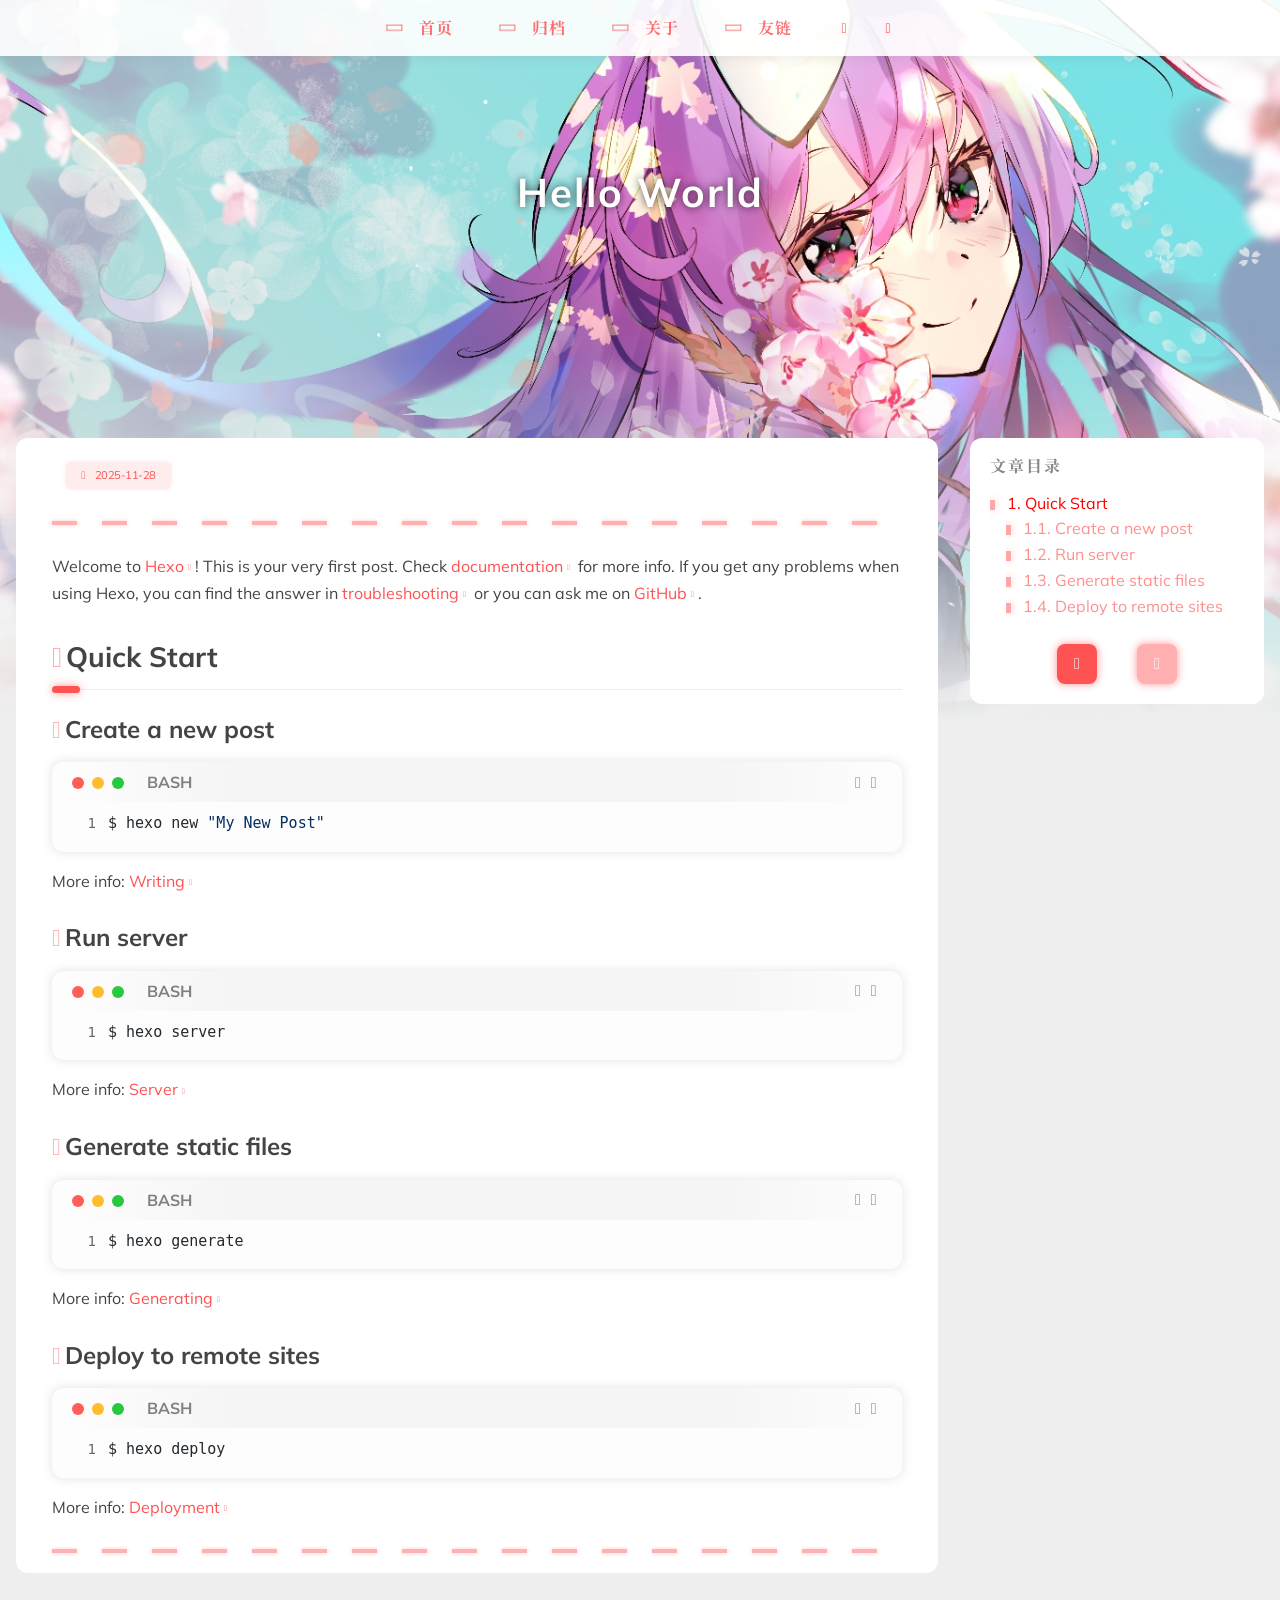
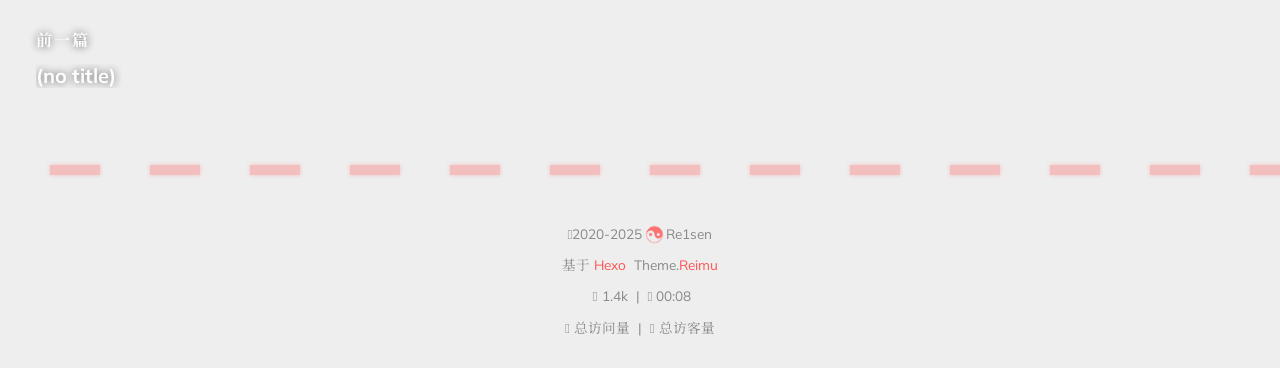
<file: 2025/11/28/hello-world/index.html>
<!DOCTYPE html>
  <html lang="zh-CN"  
      data-theme-mode="auto"
  >
  <head>
  <meta charset="utf-8">
  
  
  
  <script>window.REIMU_CONFIG = {};window.REIMU_CONFIG.icon_font = '4552607_4k4bc36ef96';window.REIMU_CONFIG.clipboard_tips = {"success":{"zh-CN":"复制成功 (*^▽^*)"},"fail":{"zh-CN":"复制失败 (ﾟ⊿ﾟ)ﾂ"},"copyright":{"enable":false,"count":50,"license_type":"by-nc-sa"}};window.REIMU_CONFIG.clipboard_tips.copyright.content = '本博客所有文章除特别声明外，均采用 BY-NC-SA 许可协议。转载请注明出处！';window.REIMU_CONFIG.code_block = {"expand":true};window.REIMU_CONFIG.base = 'http://example.com';</script>
  <title>
    Hello World | Re1sen&#39;s Blog
  </title>
  <meta name="viewport" content="width=device-width, initial-scale=1, shrink-to-fit=no">
    <link rel="preconnect" href="https://fonts.gstatic.com/" crossorigin><link rel="preload" as="style" href="https://fonts.googleapis.com/css?family=Mulish%3A400%2C400italic%2C700%2C700italic%7CNoto+Serif+SC%3A400%2C400italic%2C700%2C700italic&display=swap"><link rel="stylesheet" href="https://fonts.googleapis.com/css?family=Mulish%3A400%2C400italic%2C700%2C700italic%7CNoto+Serif+SC%3A400%2C400italic%2C700%2C700italic&display=swap" media="print" onload="this.media&#x3D;&#39;all&#39;">
    <link rel="preload" href="//at.alicdn.com/t/c/font_4552607_4k4bc36ef96.woff2" as="font" type="font/woff2" crossorigin="anonymous">
    
<link rel="stylesheet" href="/css/loader.css">

    <meta name="description" content="Welcome to Hexo! This is your very first post. Check documentation for more info. If you get any problems when using Hexo, you can find the answer in troubleshooting or you can ask me on GitHub. Quick">
<meta property="og:type" content="article">
<meta property="og:title" content="Hello World">
<meta property="og:url" content="http://example.com/2025/11/28/hello-world/index.html">
<meta property="og:site_name" content="Re1sen&#39;s Blog">
<meta property="og:description" content="Welcome to Hexo! This is your very first post. Check documentation for more info. If you get any problems when using Hexo, you can find the answer in troubleshooting or you can ask me on GitHub. Quick">
<meta property="og:locale" content="zh_CN">
<meta property="article:published_time" content="2025-11-28T06:36:16.197Z">
<meta property="article:modified_time" content="2025-11-28T06:36:16.197Z">
<meta property="article:author" content="Re1sen">
<meta name="twitter:card" content="summary">
    <link rel="alternate" href="/atom.xml" title="Re1sen's Blog" type="application/atom+xml">
    <link rel="shortcut icon" href="/images/favicon.ico">
  
<link rel="stylesheet" href="/css/style.css">

  <link rel="preload" as="style" onload="this.onload&#x3D;null;this.rel&#x3D;&#39;stylesheet&#39;" href="https://npm.webcache.cn/photoswipe@5.4.4/dist/photoswipe.css" integrity="sha384-IfxC36XL&#x2F;toUyJ939C73PcgMuRzAZuIzZxE38drsmO5p6jD7ei+Zx&#x2F;1oA&#x2F;0l8ysE" crossorigin="anonymous">
    
<script src="https://npm.webcache.cn/pace-js@1.2.4/pace.min.js" integrity="sha384-k6YtvFUEIuEFBdrLKJ3YAUbBki333tj1CSUisai5Cswsg9wcLNaPzsTHDswp4Az8" crossorigin="anonymous"></script>

    
<link rel="stylesheet" href="https://npm.webcache.cn/@reimujs/aos@0.1.2/dist/aos.css" integrity="sha384-GMRP93c6Hkz9JVKGAuRR3nTS7M07RwPgTFenXiosjq2VbVgvdDNcz1g6Mkj8AONa" crossorigin="anonymous">

<meta name="generator" content="Hexo 8.1.1"></head>

  <body>
      <div id='loader'>
    <div class="loading-left-bg loading-bg"></div>
    <div class="loading-right-bg loading-bg"></div>
    <div class="spinner-box">
      <div class="loading-taichi rotate">
          <svg width="150" height="150" viewBox="0 0 1024 1024" class="icon" version="1.1" xmlns="https://www.w3.org/2000/svg" shape-rendering="geometricPrecision">
            <path d="M303.5 432A80 80 0 0 1 291.5 592A80 80 0 0 1 303.5 432z" fill="var(--red-1, #ff5252)" />
            <path d="M512 65A447 447 0 0 1 512 959L512 929A417 417 0 0 0 512 95A417 417 0 0 0 512 929L512 959A447 447 0 0 1 512 65z 
           M512 95A417 417 0 0 1 929 512A208.5 208.5 0 0 1 720.5 720.5L720.5 592A80 80 0 0 0 720.5 432A80 80 0 0 0 720.5 592L720.5 720.5A208.5 208.5 0 0 1 512 512A208.5 208.5 0 0 0 303.5 303.5A208.5 208.5 0 0 0 95 512A417 417 0 0 1 512 95z" fill="var(--red-1, #ff5252)" />
          </svg>
      </div>
      <div class="loading-word">少女祈祷中...</div>
    </div>
  </div>
  </div>
  <script>
    var time = null;
    var loaderEl = document.getElementById('loader');
    var startLoading = () => {
      time = Date.now();
      loaderEl.classList.remove("loading");
    }
    var hideLoader = () => {
      document.body.style.overflow = 'auto';
      loader.classList.add('loading');
    };

    var endLoading = () => {
      if (!time) {
        hideLoader();
      } else {
        if (Date.now() - time > 500) {
          time = null;
          hideLoader();
        } else {
          setTimeout(endLoading, 500 - (Date.now() - time));
          time = null;
        }
      }
    }
    window.addEventListener('DOMContentLoaded', endLoading);
    loaderEl.addEventListener('click', endLoading);
  </script>
<div id="copy-tooltip"></div>
<div id="heatmap-tooltip"></div>


    <div id="container">
      <div id="wrap">
        <div id="header-nav">
  <nav id="main-nav" aria-label="Primary navigation">
        <a class="main-nav-link-wrap" href="/">
          <div class="main-nav-icon icon rotate">
              &#xe62b;
          </div>
          <span class="main-nav-link">首页</span>
        </span>
        <a class="main-nav-link-wrap" href="/archives">
          <div class="main-nav-icon icon rotate">
              &#xe62b;
          </div>
          <span class="main-nav-link">归档</span>
        </span>
        <a class="main-nav-link-wrap" href="/about">
          <div class="main-nav-icon icon rotate">
              &#xe62b;
          </div>
          <span class="main-nav-link">关于</span>
        </span>
        <a class="main-nav-link-wrap" href="/friend">
          <div class="main-nav-icon icon rotate">
              &#xe62b;
          </div>
          <span class="main-nav-link">友链</span>
        </span>
    <a id="main-nav-toggle" class="nav-icon" aria-label="Toggle navigation" role="button"></a>
  </nav>
  <nav id="sub-nav" aria-label="Secondary navigation">
      <a id="nav-rss-link" class="nav-icon" href="/atom.xml" title="RSS 订阅" aria-label="RSS 订阅" target="_blank"></a>
  </nav>
</div>
<header id="header" aria-label="Site header">
        <picture>
        </picture>
          <img  fetchpriority="high" src="/images/banner.webp" alt="Hello World">
  <div id="header-outer">
    <div id="header-title">
          <span id="logo">
            <h1 data-aos="slide-up">Hello World</h1>
          </span>
        <h2 id="subtitle-wrap" data-aos="slide-down">
        </h2>
    </div>
  </div>
</header>

        <div id="content" aria-label="Page content"  class="sidebar-right" >
          <aside id="sidebar" aria-label="Sidebar">
  <div class="sidebar-wrapper-container sticky">
  <div class="sidebar-wrapper">
    <div class="sidebar-wrap" data-aos="fade-up">
          <div class="sidebar-toc-sidebar"><h3 class="toc-title">文章目录</h3>
<div class="sidebar-toc-wrapper toc-div-class" >
    <ol class="toc"><li class="toc-item toc-level-2"><a class="toc-link" href="#Quick-Start"><span class="toc-number">1.</span> <span class="toc-text">Quick Start</span></a><ol class="toc-child"><li class="toc-item toc-level-3"><a class="toc-link" href="#Create-a-new-post"><span class="toc-number">1.1.</span> <span class="toc-text">Create a new post</span></a></li><li class="toc-item toc-level-3"><a class="toc-link" href="#Run-server"><span class="toc-number">1.2.</span> <span class="toc-text">Run server</span></a></li><li class="toc-item toc-level-3"><a class="toc-link" href="#Generate-static-files"><span class="toc-number">1.3.</span> <span class="toc-text">Generate static files</span></a></li><li class="toc-item toc-level-3"><a class="toc-link" href="#Deploy-to-remote-sites"><span class="toc-number">1.4.</span> <span class="toc-text">Deploy to remote sites</span></a></li></ol></li></ol>
</div>
</div>
          <div class="sidebar-common-sidebar hidden"><div class="sidebar-author">
  <img data-src="/avatar/avatar.webp" data-sizes="auto" alt="Re1sen" class="lazyload">
  <div class="sidebar-author-name">Re1sen</div>
  <div class="sidebar-description">路边re手</div>
</div>
<div class="sidebar-state">
  <div class="sidebar-state-article">
    <div>文章</div>
    <div class="sidebar-state-number">2</div>
  </div>
  <div class="sidebar-state-category">
    <div>分类</div>
    <div class="sidebar-state-number">0</div>
  </div>
  <div class="sidebar-state-tag">
    <div>标签</div>
    <div class="sidebar-state-number">0</div>
  </div>
</div>
<div class="sidebar-social">
    <div class="icon-email sidebar-social-icon">
      <a href=1683092187@qq.com itemprop="url" target="_blank" aria-label="email" rel="noopener nofollow noreferrer"></a>
    </div>
</div>
<div class="sidebar-menu">
      <div class="sidebar-menu-link-wrap">
        <a class="sidebar-menu-link-dummy" href="/" aria-label="首页"></a>
        <div class="sidebar-menu-icon icon rotate">
            &#xe62b;
        </div>
        <div class="sidebar-menu-link">首页</div>
      </div>
      <div class="sidebar-menu-link-wrap">
        <a class="sidebar-menu-link-dummy" href="/archives" aria-label="归档"></a>
        <div class="sidebar-menu-icon icon rotate">
            &#xe62b;
        </div>
        <div class="sidebar-menu-link">归档</div>
      </div>
      <div class="sidebar-menu-link-wrap">
        <a class="sidebar-menu-link-dummy" href="/about" aria-label="关于"></a>
        <div class="sidebar-menu-icon icon rotate">
            &#xe62b;
        </div>
        <div class="sidebar-menu-link">关于</div>
      </div>
      <div class="sidebar-menu-link-wrap">
        <a class="sidebar-menu-link-dummy" href="/friend" aria-label="友链"></a>
        <div class="sidebar-menu-icon icon rotate">
            &#xe62b;
        </div>
        <div class="sidebar-menu-link">友链</div>
      </div>
</div>
</div>
          <div class="sidebar-btn-wrapper" style="position:static">
            <div class="sidebar-toc-btn current"></div>
            <div class="sidebar-common-btn"></div>
          </div>
    </div>
  </div>
  <div class="sidebar-widget">
  </div>
  </div>
</aside>

          <section id="main" aria-label="Main content"><article id="post-hello-world" class="h-entry article" itemscope itemtype="https://schema.org/BlogPosting">
  <div class="article-inner" data-aos="fade-up">
    <div class="article-meta">
      <div class="article-date">
  <span class="article-date-link icon-calendar" data-aos="zoom-in">
    <time datetime="2025-11-28T06:36:16.197Z" itemprop="datePublished">2025-11-28</time>
    <time style="display: none;" id="post-update-time">2025-11-28</time>
  </span>
</div>

      
    </div>
    
    <div class="hr-line"></div>
    
    <div class="e-content article-entry" itemprop="articleBody">
        <p>Welcome to <a target="_blank" rel="noopener" href="https://hexo.io/">Hexo</a>! This is your very first post. Check <a target="_blank" rel="noopener" href="https://hexo.io/docs/">documentation</a> for more info. If you get any problems when using Hexo, you can find the answer in <a target="_blank" rel="noopener" href="https://hexo.io/docs/troubleshooting.html">troubleshooting</a> or you can ask me on <a target="_blank" rel="noopener" href="https://github.com/hexojs/hexo/issues">GitHub</a>.</p>
<h2 id="Quick-Start"><a href="#Quick-Start" class="headerlink" title="Quick Start"></a>Quick Start</h2><h3 id="Create-a-new-post"><a href="#Create-a-new-post" class="headerlink" title="Create a new post"></a>Create a new post</h3><figure class="highlight bash"><table><tr><td class="gutter"><pre><span class="line">1</span><br></pre></td><td class="code"><pre><span class="line">$ hexo new <span class="string">&quot;My New Post&quot;</span></span><br></pre></td></tr></table></figure>

<p>More info: <a target="_blank" rel="noopener" href="https://hexo.io/docs/writing.html">Writing</a></p>
<h3 id="Run-server"><a href="#Run-server" class="headerlink" title="Run server"></a>Run server</h3><figure class="highlight bash"><table><tr><td class="gutter"><pre><span class="line">1</span><br></pre></td><td class="code"><pre><span class="line">$ hexo server</span><br></pre></td></tr></table></figure>

<p>More info: <a target="_blank" rel="noopener" href="https://hexo.io/docs/server.html">Server</a></p>
<h3 id="Generate-static-files"><a href="#Generate-static-files" class="headerlink" title="Generate static files"></a>Generate static files</h3><figure class="highlight bash"><table><tr><td class="gutter"><pre><span class="line">1</span><br></pre></td><td class="code"><pre><span class="line">$ hexo generate</span><br></pre></td></tr></table></figure>

<p>More info: <a target="_blank" rel="noopener" href="https://hexo.io/docs/generating.html">Generating</a></p>
<h3 id="Deploy-to-remote-sites"><a href="#Deploy-to-remote-sites" class="headerlink" title="Deploy to remote sites"></a>Deploy to remote sites</h3><figure class="highlight bash"><table><tr><td class="gutter"><pre><span class="line">1</span><br></pre></td><td class="code"><pre><span class="line">$ hexo deploy</span><br></pre></td></tr></table></figure>

<p>More info: <a target="_blank" rel="noopener" href="https://hexo.io/docs/one-command-deployment.html">Deployment</a></p>

    </div>
    <footer class="article-footer">
      
    </footer>
  </div>
    <nav id="article-nav" aria-label="Article navigation" data-aos="fade-up">
      <div class="article-nav-link-wrap left">
            <img data-src="/images/banner.webp" data-sizes="auto" alt="" class="lazyload">
        <a href="/2025/11/28/%E6%9F%90%E8%B7%91%E6%AD%A5%E9%80%86%E5%90%91/" aria-label="前一篇: no title" title="前一篇: no title"></a>
        <div class="article-nav-caption">前一篇</div>
        <h3 class="article-nav-title">
            (no title)
        </h3>
      </div>
  </nav>

</article>


</section>
        </div>
        <footer id="footer" aria-label="Site footer">
  <div style="width: 100%; overflow: hidden">
    <div class="footer-line"></div>
  </div>
  <div id="footer-info">
    <div>
      <span class="icon-copyright"></span>
        2020-2025
      <span class="footer-info-sep rotate"></span>
      Re1sen
    </div>
      <div>
        基于&nbsp;<a href="https://hexo.io/" rel="noopener nofollow noreferrer" target="_blank">Hexo</a>&nbsp;
        Theme.<a href="https://github.com/D-Sketon/hexo-theme-reimu" rel="noopener nofollow noreferrer" target="_blank">Reimu</a>
      </div>
      <div>
        <span class="icon-brush"></span>
        1.4k
        &nbsp;|&nbsp;
        <span class="icon-coffee"></span>
        00:08
      </div>
      <div>
        <span class="icon-eye"></span>
        <span id="busuanzi_container_site_pv">总访问量&nbsp;<span id="busuanzi_value_site_pv"></span></span>
        &nbsp;|&nbsp;
        <span class="icon-user"></span>
        <span id="busuanzi_container_site_uv">总访客量&nbsp;<span id="busuanzi_value_site_uv"></span></span>
      </div>
  </div>
</footer>

          <div class="sidebar-top">
            <div class="sidebar-top-taichi rotate"></div>
            <div class="arrow-up"></div>
          </div>
        <div id="mask" class="hide"></div>
      </div>
      <nav id="mobile-nav" aria-label="Mobile navigation">
  <div class="sidebar-wrap">
        <div class="sidebar-toc-sidebar"><h3 class="toc-title">文章目录</h3>
<div class="sidebar-toc-wrapper toc-div-class" >
    <ol class="toc"><li class="toc-item toc-level-2"><a class="toc-link" href="#Quick-Start"><span class="toc-number">1.</span> <span class="toc-text">Quick Start</span></a><ol class="toc-child"><li class="toc-item toc-level-3"><a class="toc-link" href="#Create-a-new-post"><span class="toc-number">1.1.</span> <span class="toc-text">Create a new post</span></a></li><li class="toc-item toc-level-3"><a class="toc-link" href="#Run-server"><span class="toc-number">1.2.</span> <span class="toc-text">Run server</span></a></li><li class="toc-item toc-level-3"><a class="toc-link" href="#Generate-static-files"><span class="toc-number">1.3.</span> <span class="toc-text">Generate static files</span></a></li><li class="toc-item toc-level-3"><a class="toc-link" href="#Deploy-to-remote-sites"><span class="toc-number">1.4.</span> <span class="toc-text">Deploy to remote sites</span></a></li></ol></li></ol>
</div>
</div>
        <div class="sidebar-common-sidebar hidden"><div class="sidebar-author">
  <img data-src="/avatar/avatar.webp" data-sizes="auto" alt="Re1sen" class="lazyload">
  <div class="sidebar-author-name">Re1sen</div>
  <div class="sidebar-description">路边re手</div>
</div>
<div class="sidebar-state">
  <div class="sidebar-state-article">
    <div>文章</div>
    <div class="sidebar-state-number">2</div>
  </div>
  <div class="sidebar-state-category">
    <div>分类</div>
    <div class="sidebar-state-number">0</div>
  </div>
  <div class="sidebar-state-tag">
    <div>标签</div>
    <div class="sidebar-state-number">0</div>
  </div>
</div>
<div class="sidebar-social">
    <div class="icon-email sidebar-social-icon">
      <a href=1683092187@qq.com itemprop="url" target="_blank" aria-label="email" rel="noopener nofollow noreferrer"></a>
    </div>
</div>
<div class="sidebar-menu">
      <div class="sidebar-menu-link-wrap">
        <a class="sidebar-menu-link-dummy" href="/" aria-label="首页"></a>
        <div class="sidebar-menu-icon icon rotate">
            &#xe62b;
        </div>
        <div class="sidebar-menu-link">首页</div>
      </div>
      <div class="sidebar-menu-link-wrap">
        <a class="sidebar-menu-link-dummy" href="/archives" aria-label="归档"></a>
        <div class="sidebar-menu-icon icon rotate">
            &#xe62b;
        </div>
        <div class="sidebar-menu-link">归档</div>
      </div>
      <div class="sidebar-menu-link-wrap">
        <a class="sidebar-menu-link-dummy" href="/about" aria-label="关于"></a>
        <div class="sidebar-menu-icon icon rotate">
            &#xe62b;
        </div>
        <div class="sidebar-menu-link">关于</div>
      </div>
      <div class="sidebar-menu-link-wrap">
        <a class="sidebar-menu-link-dummy" href="/friend" aria-label="友链"></a>
        <div class="sidebar-menu-icon icon rotate">
            &#xe62b;
        </div>
        <div class="sidebar-menu-link">友链</div>
      </div>
</div>
</div>
  </div>
      <div class="sidebar-btn-wrapper">
        <div class="sidebar-toc-btn current"></div>
        <div class="sidebar-common-btn"></div>
      </div>
</nav>

    </div>
    
<script src="https://npm.webcache.cn/lazysizes@5.3.2/lazysizes.min.js" integrity="sha384-3gT&#x2F;vsepWkfz&#x2F;ff7PpWNUeMzeWoH3cDhm&#x2F;A8jM7ouoAK0&#x2F;fP&#x2F;9bcHHR5kHq2nf+e" crossorigin="anonymous"></script>


<script src="https://npm.webcache.cn/clipboard@2.0.11/dist/clipboard.min.js" integrity="sha384-J08i8An&#x2F;QeARD9ExYpvphB8BsyOj3Gh2TSh1aLINKO3L0cMSH2dN3E22zFoXEi0Q" crossorigin="anonymous"></script>




<script src="/js/script.js"></script>


  
<script src="/js/aos.js"></script>

  <script>
    var aosInit = () => {
      AOS.init({
        duration: 1000,
        easing: "ease",
        once: true,
        offset: 50,
      });
    };
    if (document.readyState === 'loading') {
      document.addEventListener('DOMContentLoaded', aosInit);
    } else {
      aosInit();
    }
  </script>


<script src="/js/pjax_script.js" data-pjax></script>




  
<script src="https://npm.webcache.cn/mouse-firework@0.1.1/dist/index.umd.js" integrity="sha384-8LyaidD9GPxQQgLJO&#x2F;WRw&#x2F;O2h3BoNq&#x2F;ApI&#x2F;ecpvM6RsrCz2qP2ppBXUKihP4V&#x2F;2d" crossorigin="anonymous"></script>

  <script>
    if (!false || !window.matchMedia('(max-width: 768px)').matches) {
      window.firework && window.firework(JSON.parse('{"excludeElements":["a","button"],"particles":[{"shape":"circle","move":["emit"],"easing":"easeOutExpo","colors":["var(--red-1)","var(--red-2)","var(--red-3)","var(--red-4)"],"number":20,"duration":[1200,1800],"shapeOptions":{"radius":[16,32],"alpha":[0.3,0.5]}},{"shape":"circle","move":["diffuse"],"easing":"easeOutExpo","colors":["var(--red-0)"],"number":1,"duration":[1200,1800],"shapeOptions":{"radius":20,"alpha":[0.2,0.5],"lineWidth":6}}]}'));
    }
  </script>





<div id="lazy-script">
  <div>
      
      
      <script data-pjax>
        window.REIMU_POST = {
          author: "Re1sen",
          title: "Hello World",
          url: "http://example.com/2025/11/28/hello-world/",
          excerpt: "",
          description: "",
          stripContent: "Welcome to Hexo! This is your very first post. Check documentation for more info. If you get any problems when using Hexo, you can find the answer in troubleshooting or you can ask me on GitHub. Quick StartCreate a new post1$ hexo new &amp;quot;My New Po",
          date: "Fri Nov 28 2025 14:36:16 GMT+0800",
          updated: "Fri Nov 28 2025 14:36:16 GMT+0800",
          cover: "/images/banner.webp",
        };
      </script>
        
<script src="/js/insert_highlight.js" data-pjax></script>

        
<script src="/js/tabs.js" data-pjax></script>

      <script type="module" data-pjax>
        const PhotoSwipeLightbox = (await safeImport("https://npm.webcache.cn/photoswipe@5.4.4/dist/photoswipe-lightbox.esm.min.js", "sha384-DiL6M/gG+wmTxmCRZyD1zee6lIhawn5TGvED0FOh7fXcN9B0aZ9dexSF/N6lrZi/")).default;
        const initPswp = (gallery, children) => {
          if (_$$(`${gallery} ${children}`).length > 0) {
            new PhotoSwipeLightbox({
              gallery,
              children,
              pswpModule: () => safeImport("https://npm.webcache.cn/photoswipe@5.4.4/dist/photoswipe.esm.min.js", "sha384-WkkO3GCmgkC3VQWpaV8DqhKJqpzpF9JoByxDmnV8+oTJ7m3DfYEWX1fu1scuS4+s")
            }).init();
          }
        }
        const pswp = () => {
          initPswp('.article-entry', 'a.article-gallery-item');
          initPswp('.article-gallery', 'a.article-gallery-item');
          window.lightboxStatus = 'done';
          window.removeEventListener('lightbox:ready', pswp);
        }
        if(window.lightboxStatus === 'ready') {
          pswp()
        } else {
          window.addEventListener('lightbox:ready', pswp);
        }
      </script>
        

  </div>
</div>


  <script>
    console.log(String.raw`%c 
 ______     ______     __     __    __     __  __    
/\  == \   /\  ___\   /\ \   /\ "-./  \   /\ \/\ \   
\ \  __<   \ \  __\   \ \ \  \ \ \-./\ \  \ \ \_\ \  
 \ \_\ \_\  \ \_____\  \ \_\  \ \_\ \ \_\  \ \_____\ 
  \/_/ /_/   \/_____/   \/_/   \/_/  \/_/   \/_____/ 
                                                  
`,'color: #ff5252;')
    console.log('%c Theme.Reimu v' + '1.11.0' + ' %c https://github.com/D-Sketon/hexo-theme-reimu ', 'color: white; background: #ff5252; padding:5px 0;', 'padding:4px;border:1px solid #ff5252;')
  </script>
  


  
<script src="https://npm.webcache.cn/busuanzi@2.3.0/bsz.pure.mini.js" integrity="sha384-0M75wtSkhjIInv4coYlaJU83+OypaRCIq2SukQVQX04eGTCBXJDuWAbJet56id+S" crossorigin="anonymous" async></script>


<script>
  if ('serviceWorker' in navigator) {
    navigator.serviceWorker.getRegistrations().then((registrations) => {
      for (let registration of registrations) {
        registration.unregister();
      }
    });
  }
</script>





  </body>
  </html>
</file>
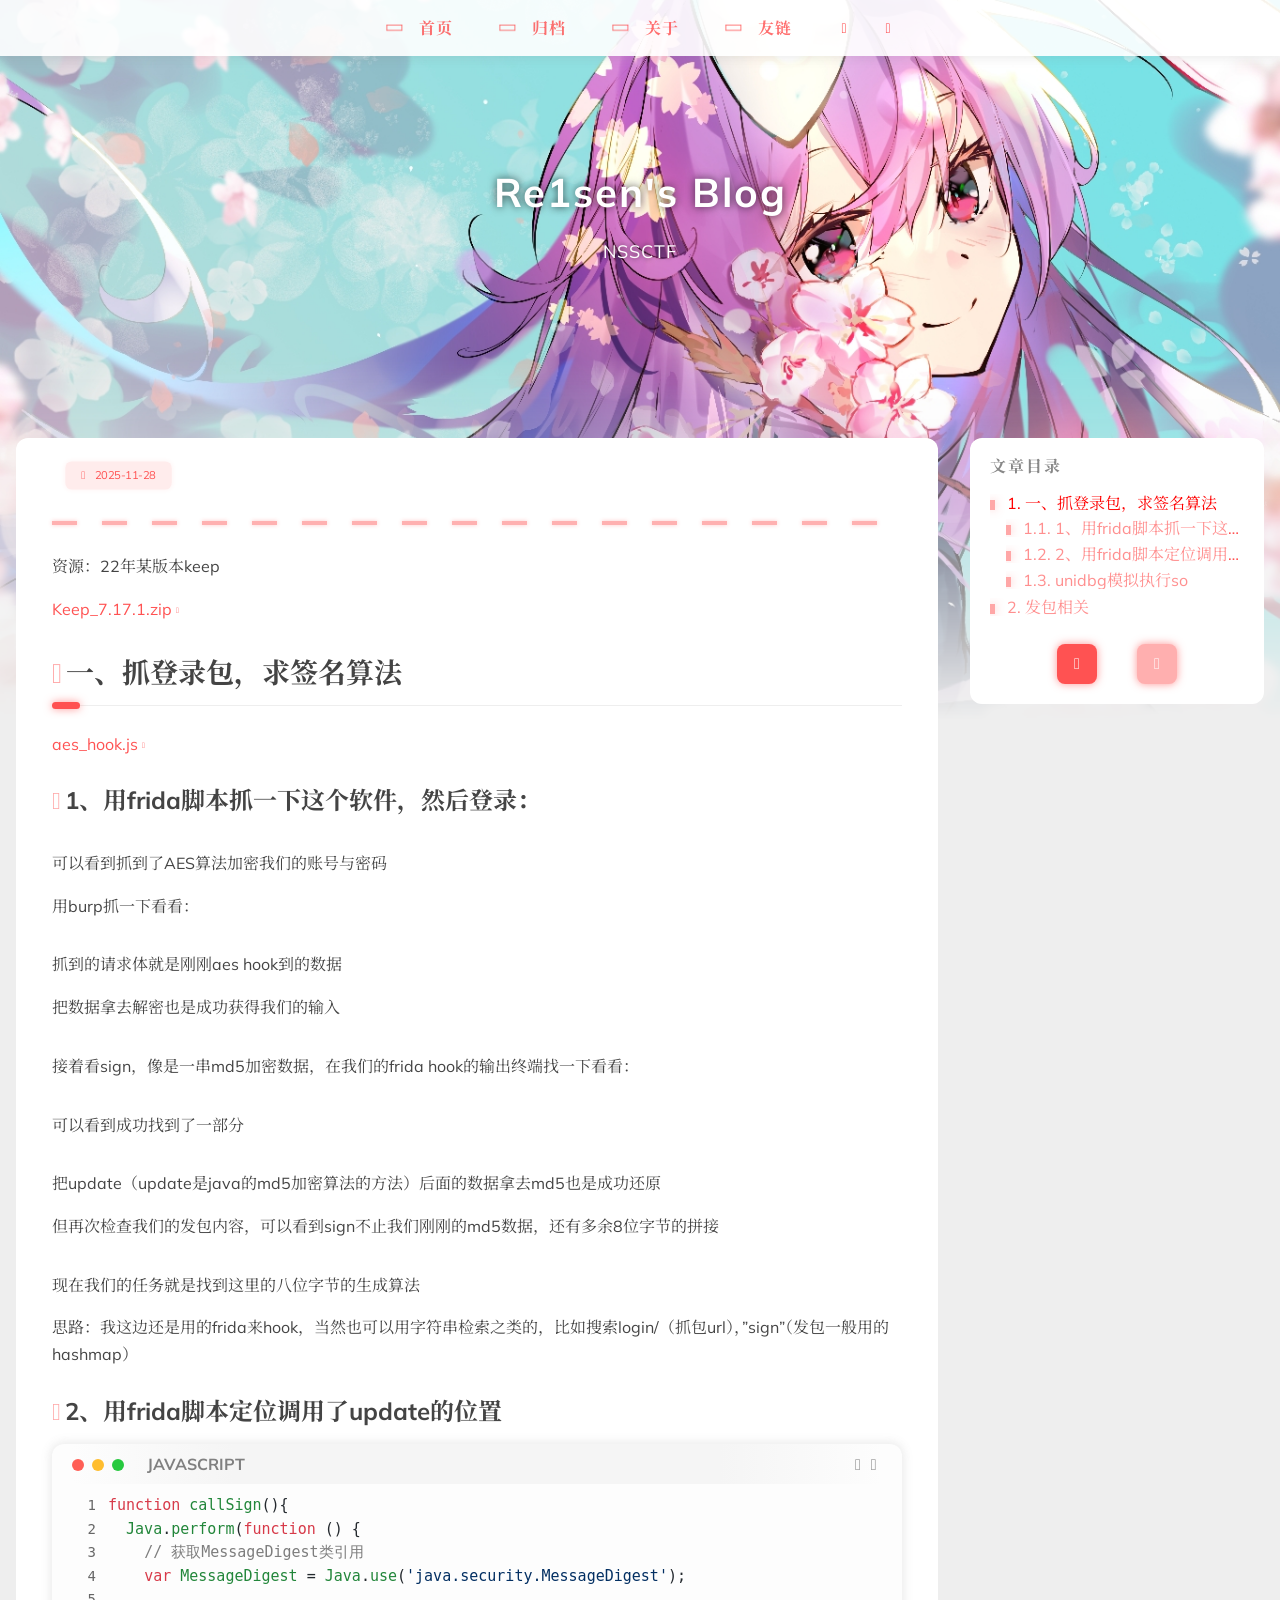
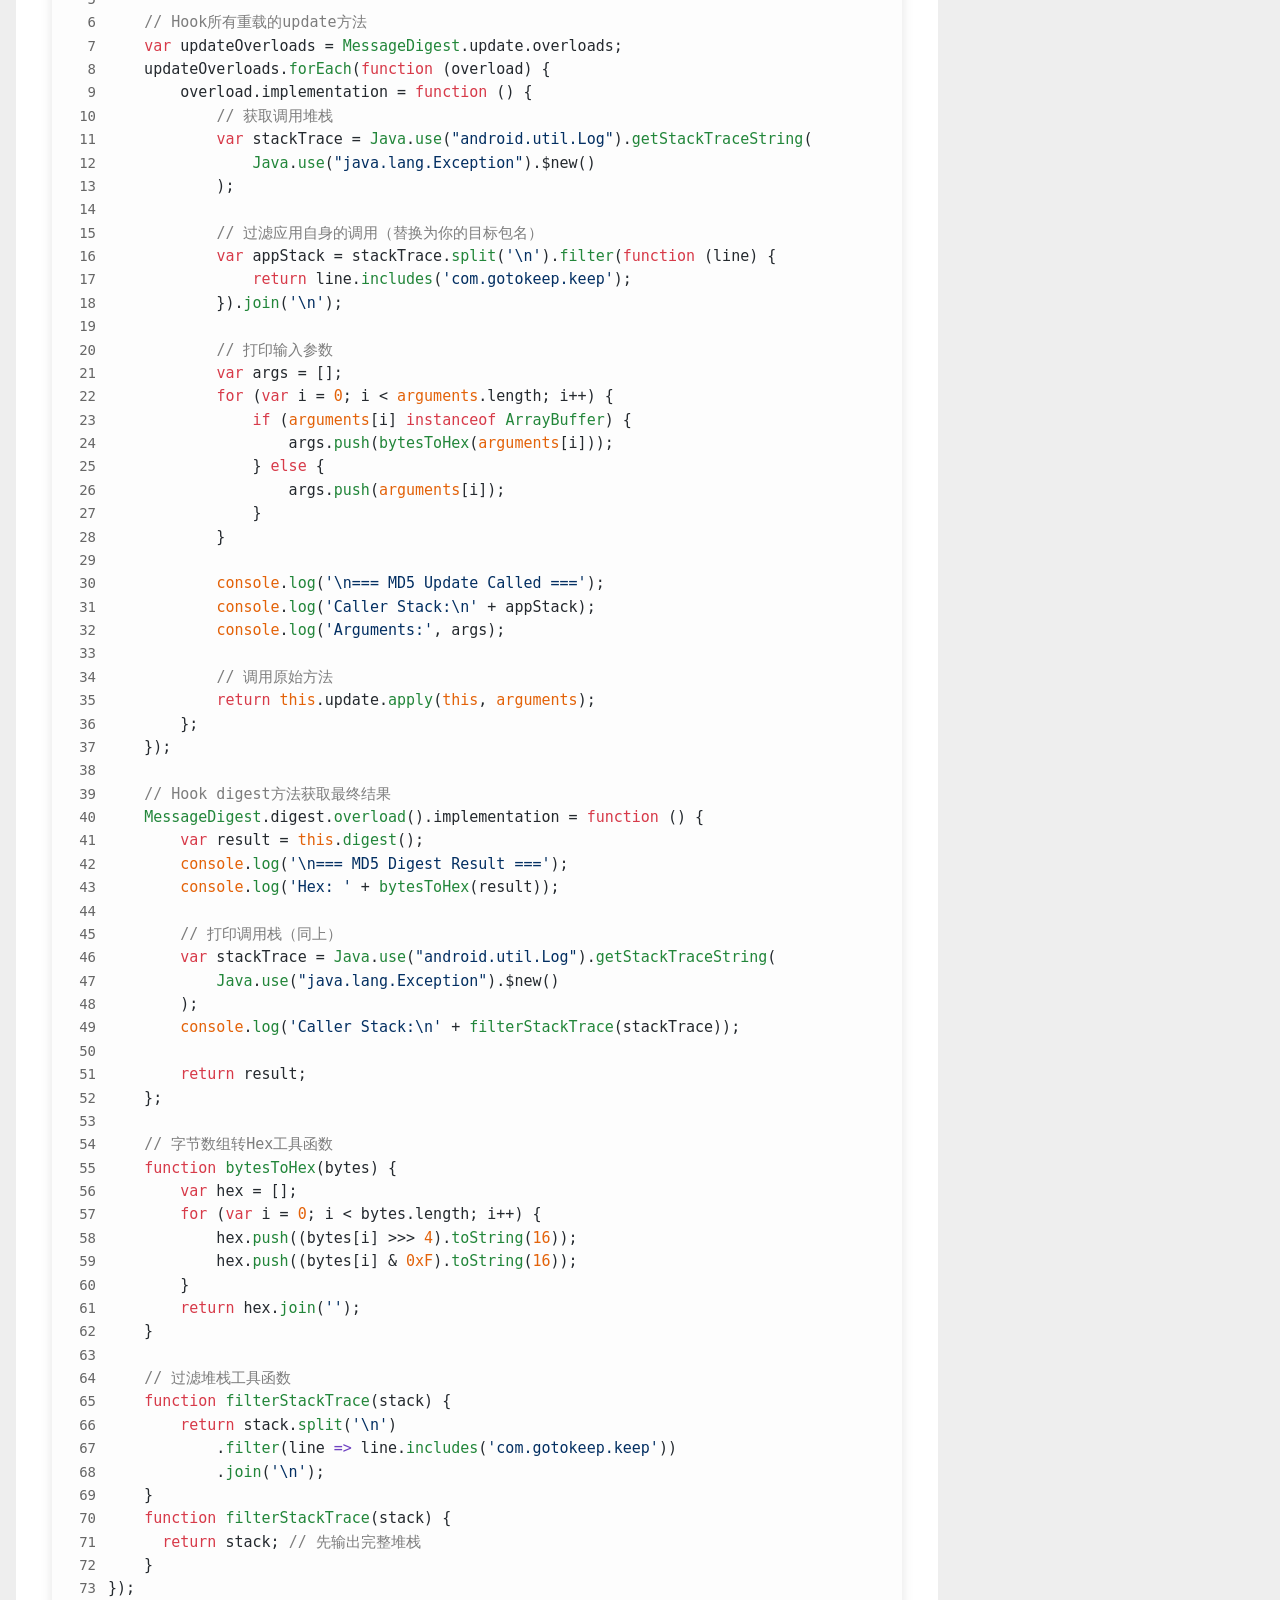
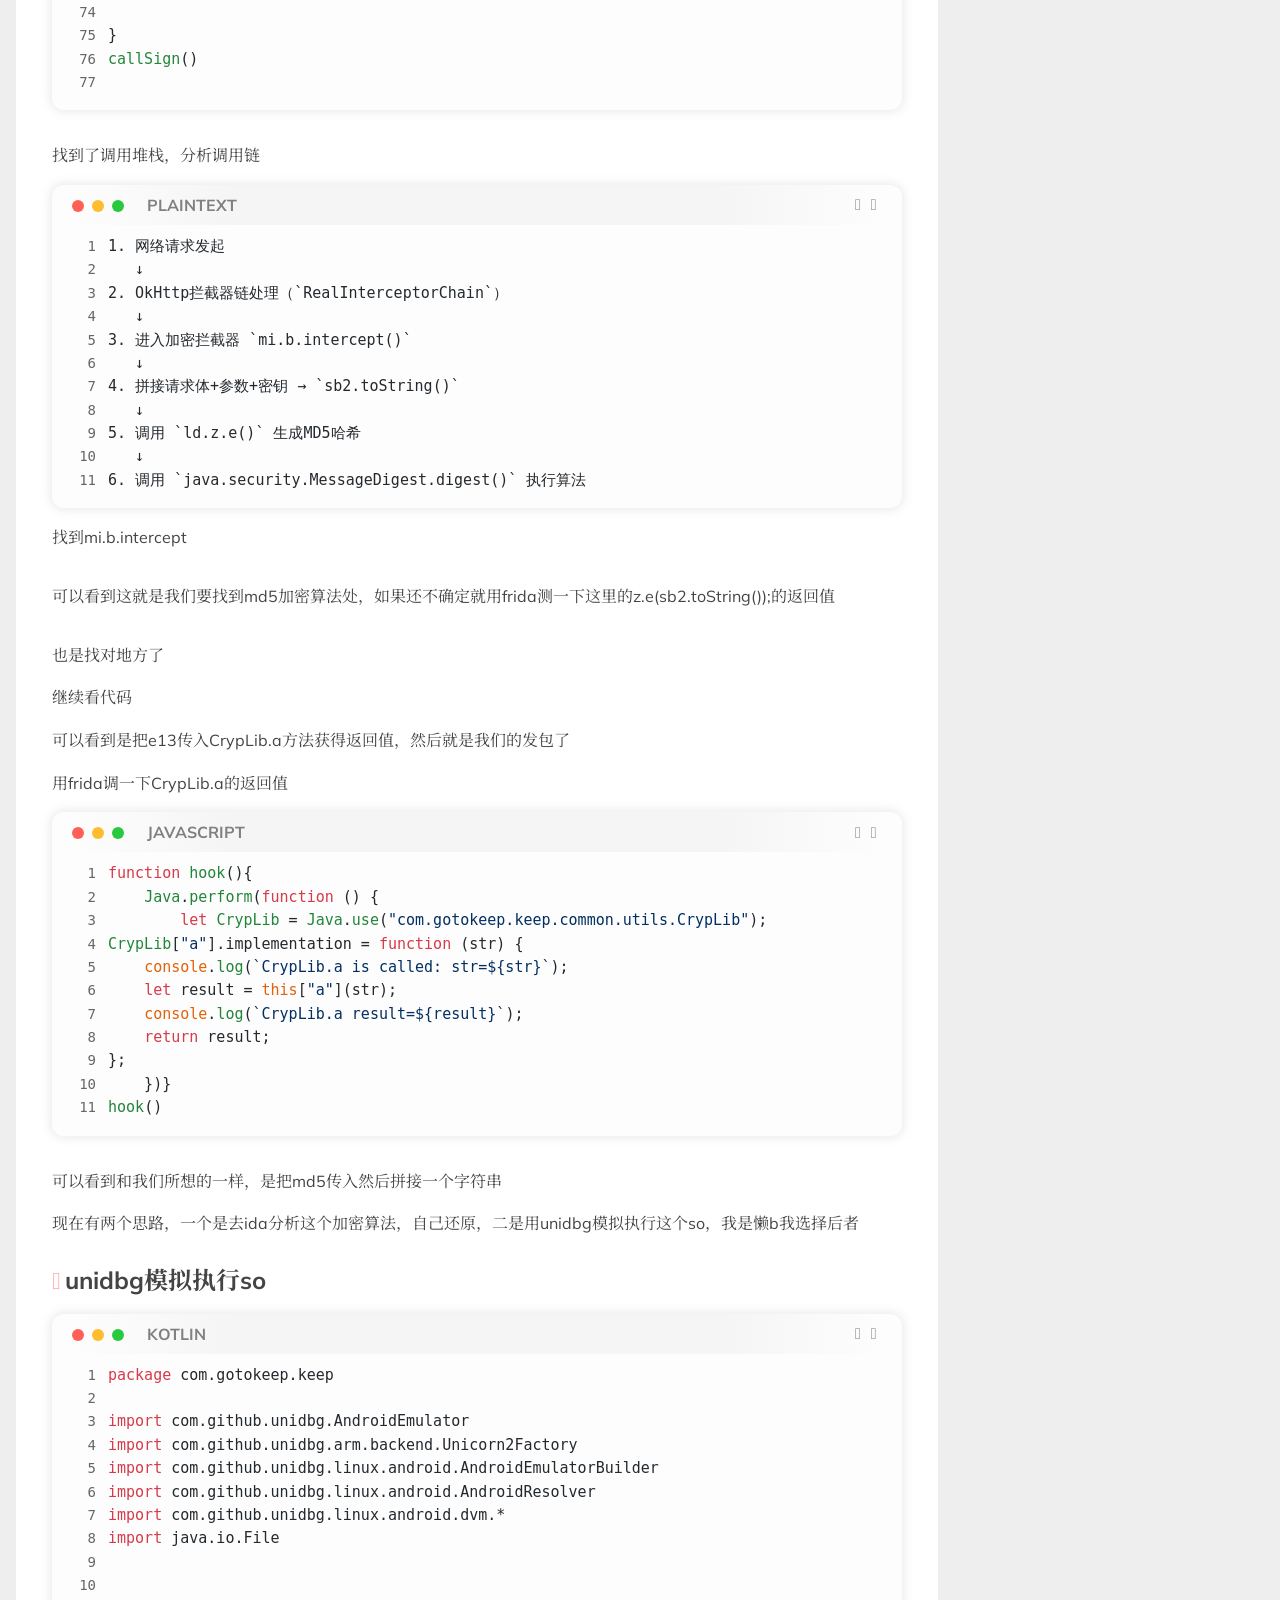
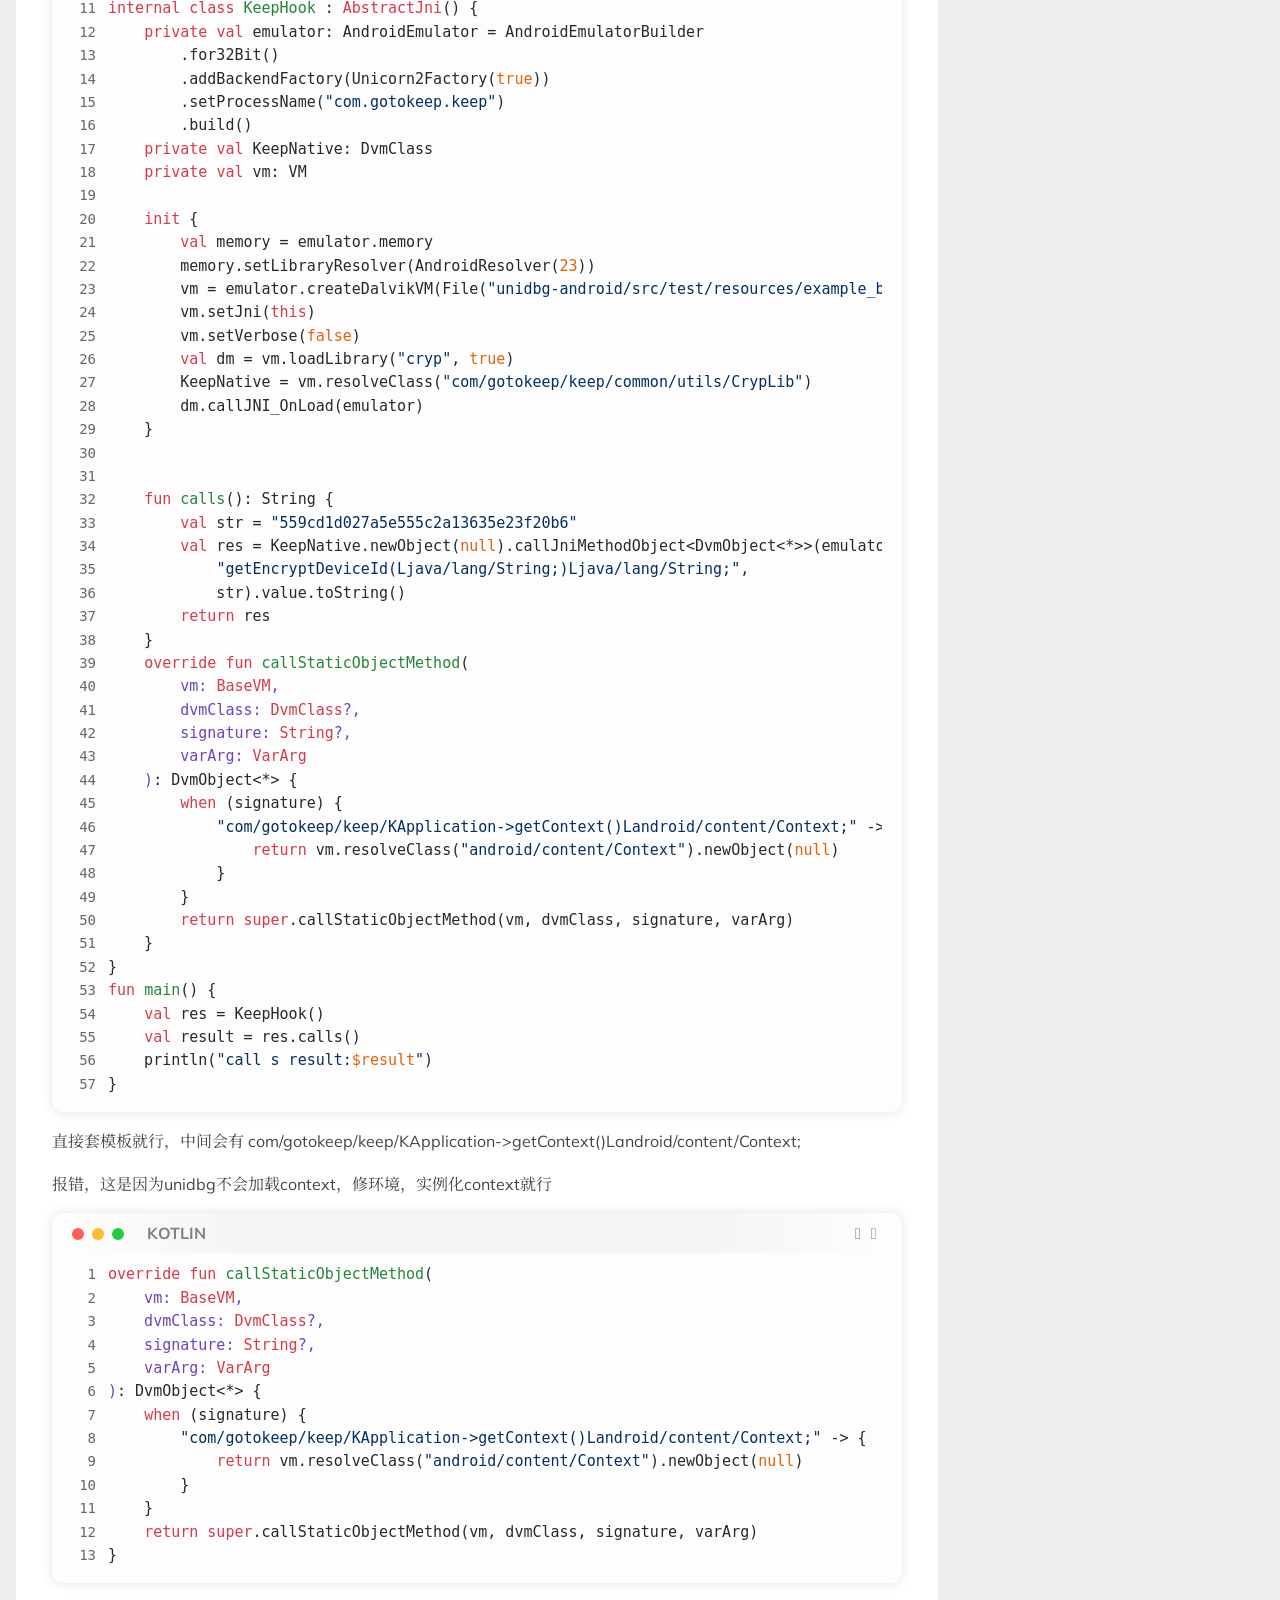
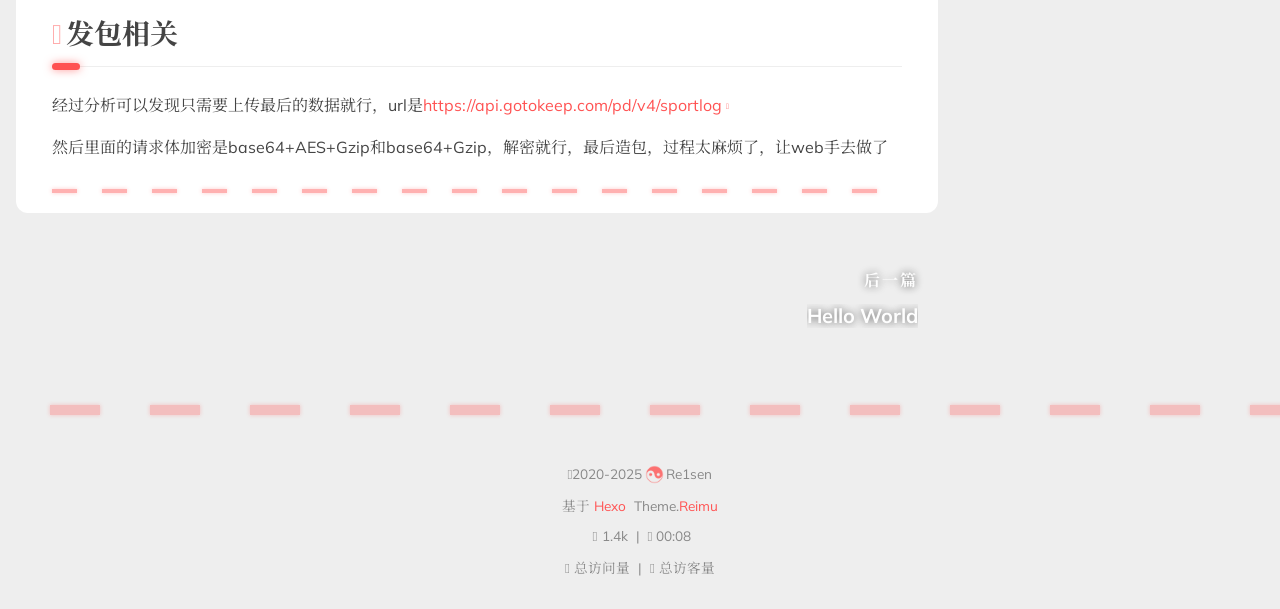
<file: 2025/11/28/某跑步逆向/index.html>
<!DOCTYPE html>
  <html lang="zh-CN"  
      data-theme-mode="auto"
  >
  <head>
  <meta charset="utf-8">
  
  
  
  <script>window.REIMU_CONFIG = {};window.REIMU_CONFIG.icon_font = '4552607_4k4bc36ef96';window.REIMU_CONFIG.clipboard_tips = {"success":{"zh-CN":"复制成功 (*^▽^*)"},"fail":{"zh-CN":"复制失败 (ﾟ⊿ﾟ)ﾂ"},"copyright":{"enable":false,"count":50,"license_type":"by-nc-sa"}};window.REIMU_CONFIG.clipboard_tips.copyright.content = '本博客所有文章除特别声明外，均采用 BY-NC-SA 许可协议。转载请注明出处！';window.REIMU_CONFIG.code_block = {"expand":true};window.REIMU_CONFIG.base = 'http://example.com';</script>
  <title>
    Re1sen&#39;s Blog
  </title>
  <meta name="viewport" content="width=device-width, initial-scale=1, shrink-to-fit=no">
    <link rel="preconnect" href="https://fonts.gstatic.com/" crossorigin><link rel="preload" as="style" href="https://fonts.googleapis.com/css?family=Mulish%3A400%2C400italic%2C700%2C700italic%7CNoto+Serif+SC%3A400%2C400italic%2C700%2C700italic&display=swap"><link rel="stylesheet" href="https://fonts.googleapis.com/css?family=Mulish%3A400%2C400italic%2C700%2C700italic%7CNoto+Serif+SC%3A400%2C400italic%2C700%2C700italic&display=swap" media="print" onload="this.media&#x3D;&#39;all&#39;">
    <link rel="preload" href="//at.alicdn.com/t/c/font_4552607_4k4bc36ef96.woff2" as="font" type="font/woff2" crossorigin="anonymous">
    
<link rel="stylesheet" href="/css/loader.css">

    <meta name="description" content="资源：22年某版本keep Keep_7.17.1.zip 一、抓登录包，求签名算法aes_hook.js 1、用frida脚本抓一下这个软件，然后登录： 可以看到抓到了AES算法加密我们的账号与密码 用burp抓一下看看：  抓到的请求体就是刚刚aes hook到的数据 把数据拿去解密也是成功获得我们的输入  接着看sign，像是一串md5加密数据，在我们的frida hook的输出终端找一下看">
<meta property="og:type" content="article">
<meta property="og:title" content="Re1sen&#39;s Blog">
<meta property="og:url" content="http://example.com/2025/11/28/%E6%9F%90%E8%B7%91%E6%AD%A5%E9%80%86%E5%90%91/index.html">
<meta property="og:site_name" content="Re1sen&#39;s Blog">
<meta property="og:description" content="资源：22年某版本keep Keep_7.17.1.zip 一、抓登录包，求签名算法aes_hook.js 1、用frida脚本抓一下这个软件，然后登录： 可以看到抓到了AES算法加密我们的账号与密码 用burp抓一下看看：  抓到的请求体就是刚刚aes hook到的数据 把数据拿去解密也是成功获得我们的输入  接着看sign，像是一串md5加密数据，在我们的frida hook的输出终端找一下看">
<meta property="og:locale" content="zh_CN">
<meta property="og:image" content="https://cdn.nlark.com/yuque/0/2025/png/49117174/1742705923900-22377aa4-d74c-4c7c-b0fb-7aa178e1cfe5.png">
<meta property="og:image" content="https://cdn.nlark.com/yuque/0/2025/png/49117174/1742705999013-1b33ad87-1ebd-47da-a515-190a61ecebf6.png">
<meta property="og:image" content="https://cdn.nlark.com/yuque/0/2025/png/49117174/1742706151929-4e445e76-fabe-4755-9cf0-6dfd2d3f33ec.png">
<meta property="og:image" content="https://cdn.nlark.com/yuque/0/2025/png/49117174/1742706283155-e94a43be-edc6-42b5-a0fc-67234760b561.png">
<meta property="og:image" content="https://cdn.nlark.com/yuque/0/2025/png/49117174/1742706747389-11e178d0-0179-425e-89a1-61b67cef4b7a.png">
<meta property="og:image" content="https://cdn.nlark.com/yuque/0/2025/png/49117174/1742706865313-271fd60d-a945-4c6d-80f7-e71789b228bd.png">
<meta property="og:image" content="https://cdn.nlark.com/yuque/0/2025/png/49117174/1742709194247-b10230d7-3bb0-499c-9b79-2ed03ab9c5ea.png">
<meta property="og:image" content="https://cdn.nlark.com/yuque/0/2025/png/49117174/1742709261288-b0aa29e4-3db0-4332-b346-f16f9d9c09e1.png">
<meta property="og:image" content="https://cdn.nlark.com/yuque/0/2025/png/49117174/1742709395030-605ef3a1-5e1c-4822-b6b5-77951621e79a.png">
<meta property="og:image" content="https://cdn.nlark.com/yuque/0/2025/png/49117174/1742709613855-0c0d7ebd-71b8-4215-8cf7-eaec22e67ec5.png">
<meta property="article:published_time" content="2025-11-28T08:09:49.159Z">
<meta property="article:modified_time" content="2025-11-28T08:10:22.804Z">
<meta property="article:author" content="Re1sen">
<meta name="twitter:card" content="summary">
<meta name="twitter:image" content="https://cdn.nlark.com/yuque/0/2025/png/49117174/1742705923900-22377aa4-d74c-4c7c-b0fb-7aa178e1cfe5.png">
    <link rel="alternate" href="/atom.xml" title="Re1sen's Blog" type="application/atom+xml">
    <link rel="shortcut icon" href="/images/favicon.ico">
  
<link rel="stylesheet" href="/css/style.css">

  <link rel="preload" as="style" onload="this.onload&#x3D;null;this.rel&#x3D;&#39;stylesheet&#39;" href="https://npm.webcache.cn/photoswipe@5.4.4/dist/photoswipe.css" integrity="sha384-IfxC36XL&#x2F;toUyJ939C73PcgMuRzAZuIzZxE38drsmO5p6jD7ei+Zx&#x2F;1oA&#x2F;0l8ysE" crossorigin="anonymous">
    
<script src="https://npm.webcache.cn/pace-js@1.2.4/pace.min.js" integrity="sha384-k6YtvFUEIuEFBdrLKJ3YAUbBki333tj1CSUisai5Cswsg9wcLNaPzsTHDswp4Az8" crossorigin="anonymous"></script>

    
<link rel="stylesheet" href="https://npm.webcache.cn/@reimujs/aos@0.1.2/dist/aos.css" integrity="sha384-GMRP93c6Hkz9JVKGAuRR3nTS7M07RwPgTFenXiosjq2VbVgvdDNcz1g6Mkj8AONa" crossorigin="anonymous">

<meta name="generator" content="Hexo 8.1.1"></head>

  <body>
      <div id='loader'>
    <div class="loading-left-bg loading-bg"></div>
    <div class="loading-right-bg loading-bg"></div>
    <div class="spinner-box">
      <div class="loading-taichi rotate">
          <svg width="150" height="150" viewBox="0 0 1024 1024" class="icon" version="1.1" xmlns="https://www.w3.org/2000/svg" shape-rendering="geometricPrecision">
            <path d="M303.5 432A80 80 0 0 1 291.5 592A80 80 0 0 1 303.5 432z" fill="var(--red-1, #ff5252)" />
            <path d="M512 65A447 447 0 0 1 512 959L512 929A417 417 0 0 0 512 95A417 417 0 0 0 512 929L512 959A447 447 0 0 1 512 65z 
           M512 95A417 417 0 0 1 929 512A208.5 208.5 0 0 1 720.5 720.5L720.5 592A80 80 0 0 0 720.5 432A80 80 0 0 0 720.5 592L720.5 720.5A208.5 208.5 0 0 1 512 512A208.5 208.5 0 0 0 303.5 303.5A208.5 208.5 0 0 0 95 512A417 417 0 0 1 512 95z" fill="var(--red-1, #ff5252)" />
          </svg>
      </div>
      <div class="loading-word">少女祈祷中...</div>
    </div>
  </div>
  </div>
  <script>
    var time = null;
    var loaderEl = document.getElementById('loader');
    var startLoading = () => {
      time = Date.now();
      loaderEl.classList.remove("loading");
    }
    var hideLoader = () => {
      document.body.style.overflow = 'auto';
      loader.classList.add('loading');
    };

    var endLoading = () => {
      if (!time) {
        hideLoader();
      } else {
        if (Date.now() - time > 500) {
          time = null;
          hideLoader();
        } else {
          setTimeout(endLoading, 500 - (Date.now() - time));
          time = null;
        }
      }
    }
    window.addEventListener('DOMContentLoaded', endLoading);
    loaderEl.addEventListener('click', endLoading);
  </script>
<div id="copy-tooltip"></div>
<div id="heatmap-tooltip"></div>


    <div id="container">
      <div id="wrap">
        <div id="header-nav">
  <nav id="main-nav" aria-label="Primary navigation">
        <a class="main-nav-link-wrap" href="/">
          <div class="main-nav-icon icon rotate">
              &#xe62b;
          </div>
          <span class="main-nav-link">首页</span>
        </span>
        <a class="main-nav-link-wrap" href="/archives">
          <div class="main-nav-icon icon rotate">
              &#xe62b;
          </div>
          <span class="main-nav-link">归档</span>
        </span>
        <a class="main-nav-link-wrap" href="/about">
          <div class="main-nav-icon icon rotate">
              &#xe62b;
          </div>
          <span class="main-nav-link">关于</span>
        </span>
        <a class="main-nav-link-wrap" href="/friend">
          <div class="main-nav-icon icon rotate">
              &#xe62b;
          </div>
          <span class="main-nav-link">友链</span>
        </span>
    <a id="main-nav-toggle" class="nav-icon" aria-label="Toggle navigation" role="button"></a>
  </nav>
  <nav id="sub-nav" aria-label="Secondary navigation">
      <a id="nav-rss-link" class="nav-icon" href="/atom.xml" title="RSS 订阅" aria-label="RSS 订阅" target="_blank"></a>
  </nav>
</div>
<header id="header" aria-label="Site header">
        <picture>
        </picture>
          <img  fetchpriority="high" src="/images/banner.webp" alt="">
  <div id="header-outer">
    <div id="header-title">
          <span id="logo">
            <h1 data-aos="slide-up">Re1sen&#39;s Blog</h1>
          </span>
        <h2 id="subtitle-wrap" data-aos="slide-down">
            <span id="subtitle">NSSCTF</span>
        </h2>
    </div>
  </div>
</header>

        <div id="content" aria-label="Page content"  class="sidebar-right" >
          <aside id="sidebar" aria-label="Sidebar">
  <div class="sidebar-wrapper-container sticky">
  <div class="sidebar-wrapper">
    <div class="sidebar-wrap" data-aos="fade-up">
          <div class="sidebar-toc-sidebar"><h3 class="toc-title">文章目录</h3>
<div class="sidebar-toc-wrapper toc-div-class" >
    <ol class="toc"><li class="toc-item toc-level-2"><a class="toc-link" href="#%E4%B8%80%E3%80%81%E6%8A%93%E7%99%BB%E5%BD%95%E5%8C%85%EF%BC%8C%E6%B1%82%E7%AD%BE%E5%90%8D%E7%AE%97%E6%B3%95"><span class="toc-number">1.</span> <span class="toc-text">一、抓登录包，求签名算法</span></a><ol class="toc-child"><li class="toc-item toc-level-3"><a class="toc-link" href="#1%E3%80%81%E7%94%A8frida%E8%84%9A%E6%9C%AC%E6%8A%93%E4%B8%80%E4%B8%8B%E8%BF%99%E4%B8%AA%E8%BD%AF%E4%BB%B6%EF%BC%8C%E7%84%B6%E5%90%8E%E7%99%BB%E5%BD%95%EF%BC%9A"><span class="toc-number">1.1.</span> <span class="toc-text">1、用frida脚本抓一下这个软件，然后登录：</span></a></li><li class="toc-item toc-level-3"><a class="toc-link" href="#2%E3%80%81%E7%94%A8frida%E8%84%9A%E6%9C%AC%E5%AE%9A%E4%BD%8D%E8%B0%83%E7%94%A8%E4%BA%86update%E7%9A%84%E4%BD%8D%E7%BD%AE"><span class="toc-number">1.2.</span> <span class="toc-text">2、用frida脚本定位调用了update的位置</span></a></li><li class="toc-item toc-level-3"><a class="toc-link" href="#unidbg%E6%A8%A1%E6%8B%9F%E6%89%A7%E8%A1%8Cso"><span class="toc-number">1.3.</span> <span class="toc-text">unidbg模拟执行so</span></a></li></ol></li><li class="toc-item toc-level-2"><a class="toc-link" href="#%E5%8F%91%E5%8C%85%E7%9B%B8%E5%85%B3"><span class="toc-number">2.</span> <span class="toc-text">发包相关</span></a></li></ol>
</div>
</div>
          <div class="sidebar-common-sidebar hidden"><div class="sidebar-author">
  <img data-src="/avatar/avatar.webp" data-sizes="auto" alt="Re1sen" class="lazyload">
  <div class="sidebar-author-name">Re1sen</div>
  <div class="sidebar-description">路边re手</div>
</div>
<div class="sidebar-state">
  <div class="sidebar-state-article">
    <div>文章</div>
    <div class="sidebar-state-number">2</div>
  </div>
  <div class="sidebar-state-category">
    <div>分类</div>
    <div class="sidebar-state-number">0</div>
  </div>
  <div class="sidebar-state-tag">
    <div>标签</div>
    <div class="sidebar-state-number">0</div>
  </div>
</div>
<div class="sidebar-social">
    <div class="icon-email sidebar-social-icon">
      <a href=1683092187@qq.com itemprop="url" target="_blank" aria-label="email" rel="noopener nofollow noreferrer"></a>
    </div>
</div>
<div class="sidebar-menu">
      <div class="sidebar-menu-link-wrap">
        <a class="sidebar-menu-link-dummy" href="/" aria-label="首页"></a>
        <div class="sidebar-menu-icon icon rotate">
            &#xe62b;
        </div>
        <div class="sidebar-menu-link">首页</div>
      </div>
      <div class="sidebar-menu-link-wrap">
        <a class="sidebar-menu-link-dummy" href="/archives" aria-label="归档"></a>
        <div class="sidebar-menu-icon icon rotate">
            &#xe62b;
        </div>
        <div class="sidebar-menu-link">归档</div>
      </div>
      <div class="sidebar-menu-link-wrap">
        <a class="sidebar-menu-link-dummy" href="/about" aria-label="关于"></a>
        <div class="sidebar-menu-icon icon rotate">
            &#xe62b;
        </div>
        <div class="sidebar-menu-link">关于</div>
      </div>
      <div class="sidebar-menu-link-wrap">
        <a class="sidebar-menu-link-dummy" href="/friend" aria-label="友链"></a>
        <div class="sidebar-menu-icon icon rotate">
            &#xe62b;
        </div>
        <div class="sidebar-menu-link">友链</div>
      </div>
</div>
</div>
          <div class="sidebar-btn-wrapper" style="position:static">
            <div class="sidebar-toc-btn current"></div>
            <div class="sidebar-common-btn"></div>
          </div>
    </div>
  </div>
  <div class="sidebar-widget">
  </div>
  </div>
</aside>

          <section id="main" aria-label="Main content"><article id="post-某跑步逆向" class="h-entry article" itemscope itemtype="https://schema.org/BlogPosting">
  <div class="article-inner" data-aos="fade-up">
    <div class="article-meta">
      <div class="article-date">
  <span class="article-date-link icon-calendar" data-aos="zoom-in">
    <time datetime="2025-11-28T08:09:49.159Z" itemprop="datePublished">2025-11-28</time>
    <time style="display: none;" id="post-update-time">2025-11-28</time>
  </span>
</div>

      
    </div>
    
    <div class="hr-line"></div>
    
    <div class="e-content article-entry" itemprop="articleBody">
        <p>资源：22年某版本keep</p>
<p><a target="_blank" rel="noopener" href="https://www.yuque.com/attachments/yuque/0/2025/zip/49117174/1742707696206-fedc4e5a-42d4-42bc-a249-f98a29e89ee0.zip">Keep_7.17.1.zip</a></p>
<h2 id="一、抓登录包，求签名算法"><a href="#一、抓登录包，求签名算法" class="headerlink" title="一、抓登录包，求签名算法"></a>一、抓登录包，求签名算法</h2><p><a target="_blank" rel="noopener" href="https://www.yuque.com/attachments/yuque/0/2025/js/49117174/1742705817706-d36bd51f-572b-412c-9f97-8420f2d28ed4.js">aes_hook.js</a></p>
<h3 id="1、用frida脚本抓一下这个软件，然后登录："><a href="#1、用frida脚本抓一下这个软件，然后登录：" class="headerlink" title="1、用frida脚本抓一下这个软件，然后登录："></a>1、用frida脚本抓一下这个软件，然后登录：</h3><p><img src="https://cdn.nlark.com/yuque/0/2025/png/49117174/1742705923900-22377aa4-d74c-4c7c-b0fb-7aa178e1cfe5.png"></p>
<p>可以看到抓到了AES算法加密我们的账号与密码</p>
<p>用burp抓一下看看：</p>
<p><img src="https://cdn.nlark.com/yuque/0/2025/png/49117174/1742705999013-1b33ad87-1ebd-47da-a515-190a61ecebf6.png"></p>
<p>抓到的请求体就是刚刚aes hook到的数据</p>
<p>把数据拿去解密也是成功获得我们的输入</p>
<p><img src="https://cdn.nlark.com/yuque/0/2025/png/49117174/1742706151929-4e445e76-fabe-4755-9cf0-6dfd2d3f33ec.png"></p>
<p>接着看sign，像是一串md5加密数据，在我们的frida hook的输出终端找一下看看：</p>
<p><img src="https://cdn.nlark.com/yuque/0/2025/png/49117174/1742706283155-e94a43be-edc6-42b5-a0fc-67234760b561.png"></p>
<p>可以看到成功找到了一部分</p>
<p><img src="https://cdn.nlark.com/yuque/0/2025/png/49117174/1742706747389-11e178d0-0179-425e-89a1-61b67cef4b7a.png"></p>
<p>把update（update是java的md5加密算法的方法）后面的数据拿去md5也是成功还原</p>
<p>但再次检查我们的发包内容，可以看到sign不止我们刚刚的md5数据，还有多余8位字节的拼接</p>
<p><img src="https://cdn.nlark.com/yuque/0/2025/png/49117174/1742706865313-271fd60d-a945-4c6d-80f7-e71789b228bd.png"></p>
<p>现在我们的任务就是找到这里的八位字节的生成算法</p>
<p>思路：我这边还是用的frida来hook，当然也可以用字符串检索之类的，比如搜索login&#x2F;（抓包url），”sign”（发包一般用的hashmap）</p>
<h3 id="2、用frida脚本定位调用了update的位置"><a href="#2、用frida脚本定位调用了update的位置" class="headerlink" title="2、用frida脚本定位调用了update的位置"></a>2、用frida脚本定位调用了update的位置</h3><figure class="highlight javascript"><table><tr><td class="gutter"><pre><span class="line">1</span><br><span class="line">2</span><br><span class="line">3</span><br><span class="line">4</span><br><span class="line">5</span><br><span class="line">6</span><br><span class="line">7</span><br><span class="line">8</span><br><span class="line">9</span><br><span class="line">10</span><br><span class="line">11</span><br><span class="line">12</span><br><span class="line">13</span><br><span class="line">14</span><br><span class="line">15</span><br><span class="line">16</span><br><span class="line">17</span><br><span class="line">18</span><br><span class="line">19</span><br><span class="line">20</span><br><span class="line">21</span><br><span class="line">22</span><br><span class="line">23</span><br><span class="line">24</span><br><span class="line">25</span><br><span class="line">26</span><br><span class="line">27</span><br><span class="line">28</span><br><span class="line">29</span><br><span class="line">30</span><br><span class="line">31</span><br><span class="line">32</span><br><span class="line">33</span><br><span class="line">34</span><br><span class="line">35</span><br><span class="line">36</span><br><span class="line">37</span><br><span class="line">38</span><br><span class="line">39</span><br><span class="line">40</span><br><span class="line">41</span><br><span class="line">42</span><br><span class="line">43</span><br><span class="line">44</span><br><span class="line">45</span><br><span class="line">46</span><br><span class="line">47</span><br><span class="line">48</span><br><span class="line">49</span><br><span class="line">50</span><br><span class="line">51</span><br><span class="line">52</span><br><span class="line">53</span><br><span class="line">54</span><br><span class="line">55</span><br><span class="line">56</span><br><span class="line">57</span><br><span class="line">58</span><br><span class="line">59</span><br><span class="line">60</span><br><span class="line">61</span><br><span class="line">62</span><br><span class="line">63</span><br><span class="line">64</span><br><span class="line">65</span><br><span class="line">66</span><br><span class="line">67</span><br><span class="line">68</span><br><span class="line">69</span><br><span class="line">70</span><br><span class="line">71</span><br><span class="line">72</span><br><span class="line">73</span><br><span class="line">74</span><br><span class="line">75</span><br><span class="line">76</span><br><span class="line">77</span><br></pre></td><td class="code"><pre><span class="line"><span class="keyword">function</span> <span class="title function_">callSign</span>(<span class="params"></span>)&#123;</span><br><span class="line">  <span class="title class_">Java</span>.<span class="title function_">perform</span>(<span class="keyword">function</span> (<span class="params"></span>) &#123;</span><br><span class="line">    <span class="comment">// 获取MessageDigest类引用</span></span><br><span class="line">    <span class="keyword">var</span> <span class="title class_">MessageDigest</span> = <span class="title class_">Java</span>.<span class="title function_">use</span>(<span class="string">&#x27;java.security.MessageDigest&#x27;</span>);</span><br><span class="line"></span><br><span class="line">    <span class="comment">// Hook所有重载的update方法</span></span><br><span class="line">    <span class="keyword">var</span> updateOverloads = <span class="title class_">MessageDigest</span>.<span class="property">update</span>.<span class="property">overloads</span>;</span><br><span class="line">    updateOverloads.<span class="title function_">forEach</span>(<span class="keyword">function</span> (<span class="params">overload</span>) &#123;</span><br><span class="line">        overload.<span class="property">implementation</span> = <span class="keyword">function</span> (<span class="params"></span>) &#123;</span><br><span class="line">            <span class="comment">// 获取调用堆栈</span></span><br><span class="line">            <span class="keyword">var</span> stackTrace = <span class="title class_">Java</span>.<span class="title function_">use</span>(<span class="string">&quot;android.util.Log&quot;</span>).<span class="title function_">getStackTraceString</span>(</span><br><span class="line">                <span class="title class_">Java</span>.<span class="title function_">use</span>(<span class="string">&quot;java.lang.Exception&quot;</span>).$new()</span><br><span class="line">            );</span><br><span class="line">            </span><br><span class="line">            <span class="comment">// 过滤应用自身的调用（替换为你的目标包名）</span></span><br><span class="line">            <span class="keyword">var</span> appStack = stackTrace.<span class="title function_">split</span>(<span class="string">&#x27;\n&#x27;</span>).<span class="title function_">filter</span>(<span class="keyword">function</span> (<span class="params">line</span>) &#123;</span><br><span class="line">                <span class="keyword">return</span> line.<span class="title function_">includes</span>(<span class="string">&#x27;com.gotokeep.keep&#x27;</span>);</span><br><span class="line">            &#125;).<span class="title function_">join</span>(<span class="string">&#x27;\n&#x27;</span>);</span><br><span class="line"></span><br><span class="line">            <span class="comment">// 打印输入参数</span></span><br><span class="line">            <span class="keyword">var</span> args = [];</span><br><span class="line">            <span class="keyword">for</span> (<span class="keyword">var</span> i = <span class="number">0</span>; i &lt; <span class="variable language_">arguments</span>.<span class="property">length</span>; i++) &#123;</span><br><span class="line">                <span class="keyword">if</span> (<span class="variable language_">arguments</span>[i] <span class="keyword">instanceof</span> <span class="title class_">ArrayBuffer</span>) &#123;</span><br><span class="line">                    args.<span class="title function_">push</span>(<span class="title function_">bytesToHex</span>(<span class="variable language_">arguments</span>[i]));</span><br><span class="line">                &#125; <span class="keyword">else</span> &#123;</span><br><span class="line">                    args.<span class="title function_">push</span>(<span class="variable language_">arguments</span>[i]);</span><br><span class="line">                &#125;</span><br><span class="line">            &#125;</span><br><span class="line">            </span><br><span class="line">            <span class="variable language_">console</span>.<span class="title function_">log</span>(<span class="string">&#x27;\n=== MD5 Update Called ===&#x27;</span>);</span><br><span class="line">            <span class="variable language_">console</span>.<span class="title function_">log</span>(<span class="string">&#x27;Caller Stack:\n&#x27;</span> + appStack);</span><br><span class="line">            <span class="variable language_">console</span>.<span class="title function_">log</span>(<span class="string">&#x27;Arguments:&#x27;</span>, args);</span><br><span class="line"></span><br><span class="line">            <span class="comment">// 调用原始方法</span></span><br><span class="line">            <span class="keyword">return</span> <span class="variable language_">this</span>.<span class="property">update</span>.<span class="title function_">apply</span>(<span class="variable language_">this</span>, <span class="variable language_">arguments</span>);</span><br><span class="line">        &#125;;</span><br><span class="line">    &#125;);</span><br><span class="line"></span><br><span class="line">    <span class="comment">// Hook digest方法获取最终结果</span></span><br><span class="line">    <span class="title class_">MessageDigest</span>.<span class="property">digest</span>.<span class="title function_">overload</span>().<span class="property">implementation</span> = <span class="keyword">function</span> (<span class="params"></span>) &#123;</span><br><span class="line">        <span class="keyword">var</span> result = <span class="variable language_">this</span>.<span class="title function_">digest</span>();</span><br><span class="line">        <span class="variable language_">console</span>.<span class="title function_">log</span>(<span class="string">&#x27;\n=== MD5 Digest Result ===&#x27;</span>);</span><br><span class="line">        <span class="variable language_">console</span>.<span class="title function_">log</span>(<span class="string">&#x27;Hex: &#x27;</span> + <span class="title function_">bytesToHex</span>(result));</span><br><span class="line">        </span><br><span class="line">        <span class="comment">// 打印调用栈（同上）</span></span><br><span class="line">        <span class="keyword">var</span> stackTrace = <span class="title class_">Java</span>.<span class="title function_">use</span>(<span class="string">&quot;android.util.Log&quot;</span>).<span class="title function_">getStackTraceString</span>(</span><br><span class="line">            <span class="title class_">Java</span>.<span class="title function_">use</span>(<span class="string">&quot;java.lang.Exception&quot;</span>).$new()</span><br><span class="line">        );</span><br><span class="line">        <span class="variable language_">console</span>.<span class="title function_">log</span>(<span class="string">&#x27;Caller Stack:\n&#x27;</span> + <span class="title function_">filterStackTrace</span>(stackTrace));</span><br><span class="line">        </span><br><span class="line">        <span class="keyword">return</span> result;</span><br><span class="line">    &#125;;</span><br><span class="line"></span><br><span class="line">    <span class="comment">// 字节数组转Hex工具函数</span></span><br><span class="line">    <span class="keyword">function</span> <span class="title function_">bytesToHex</span>(<span class="params">bytes</span>) &#123;</span><br><span class="line">        <span class="keyword">var</span> hex = [];</span><br><span class="line">        <span class="keyword">for</span> (<span class="keyword">var</span> i = <span class="number">0</span>; i &lt; bytes.<span class="property">length</span>; i++) &#123;</span><br><span class="line">            hex.<span class="title function_">push</span>((bytes[i] &gt;&gt;&gt; <span class="number">4</span>).<span class="title function_">toString</span>(<span class="number">16</span>));</span><br><span class="line">            hex.<span class="title function_">push</span>((bytes[i] &amp; <span class="number">0xF</span>).<span class="title function_">toString</span>(<span class="number">16</span>));</span><br><span class="line">        &#125;</span><br><span class="line">        <span class="keyword">return</span> hex.<span class="title function_">join</span>(<span class="string">&#x27;&#x27;</span>);</span><br><span class="line">    &#125;</span><br><span class="line"></span><br><span class="line">    <span class="comment">// 过滤堆栈工具函数</span></span><br><span class="line">    <span class="keyword">function</span> <span class="title function_">filterStackTrace</span>(<span class="params">stack</span>) &#123;</span><br><span class="line">        <span class="keyword">return</span> stack.<span class="title function_">split</span>(<span class="string">&#x27;\n&#x27;</span>)</span><br><span class="line">            .<span class="title function_">filter</span>(<span class="function"><span class="params">line</span> =&gt;</span> line.<span class="title function_">includes</span>(<span class="string">&#x27;com.gotokeep.keep&#x27;</span>))</span><br><span class="line">            .<span class="title function_">join</span>(<span class="string">&#x27;\n&#x27;</span>);</span><br><span class="line">    &#125;</span><br><span class="line">    <span class="keyword">function</span> <span class="title function_">filterStackTrace</span>(<span class="params">stack</span>) &#123;</span><br><span class="line">      <span class="keyword">return</span> stack; <span class="comment">// 先输出完整堆栈</span></span><br><span class="line">    &#125;</span><br><span class="line">&#125;);</span><br><span class="line">  </span><br><span class="line">&#125;</span><br><span class="line"><span class="title function_">callSign</span>()</span><br><span class="line"></span><br></pre></td></tr></table></figure>

<p><img src="https://cdn.nlark.com/yuque/0/2025/png/49117174/1742709194247-b10230d7-3bb0-499c-9b79-2ed03ab9c5ea.png"></p>
<p>找到了调用堆栈，分析调用链</p>
<figure class="highlight plaintext"><table><tr><td class="gutter"><pre><span class="line">1</span><br><span class="line">2</span><br><span class="line">3</span><br><span class="line">4</span><br><span class="line">5</span><br><span class="line">6</span><br><span class="line">7</span><br><span class="line">8</span><br><span class="line">9</span><br><span class="line">10</span><br><span class="line">11</span><br></pre></td><td class="code"><pre><span class="line">1. 网络请求发起</span><br><span class="line">   ↓</span><br><span class="line">2. OkHttp拦截器链处理（`RealInterceptorChain`）</span><br><span class="line">   ↓</span><br><span class="line">3. 进入加密拦截器 `mi.b.intercept()`</span><br><span class="line">   ↓</span><br><span class="line">4. 拼接请求体+参数+密钥 → `sb2.toString()`</span><br><span class="line">   ↓</span><br><span class="line">5. 调用 `ld.z.e()` 生成MD5哈希</span><br><span class="line">   ↓</span><br><span class="line">6. 调用 `java.security.MessageDigest.digest()` 执行算法</span><br></pre></td></tr></table></figure>

<p>找到mi.b.intercept</p>
<p><img src="https://cdn.nlark.com/yuque/0/2025/png/49117174/1742709261288-b0aa29e4-3db0-4332-b346-f16f9d9c09e1.png"></p>
<p>可以看到这就是我们要找到md5加密算法处，如果还不确定就用frida测一下这里的z.e(sb2.toString());的返回值</p>
<p><img src="https://cdn.nlark.com/yuque/0/2025/png/49117174/1742709395030-605ef3a1-5e1c-4822-b6b5-77951621e79a.png"></p>
<p>也是找对地方了</p>
<p>继续看代码</p>
<p>可以看到是把e13传入CrypLib.a方法获得返回值，然后就是我们的发包了</p>
<p>用frida调一下CrypLib.a的返回值</p>
<figure class="highlight javascript"><table><tr><td class="gutter"><pre><span class="line">1</span><br><span class="line">2</span><br><span class="line">3</span><br><span class="line">4</span><br><span class="line">5</span><br><span class="line">6</span><br><span class="line">7</span><br><span class="line">8</span><br><span class="line">9</span><br><span class="line">10</span><br><span class="line">11</span><br></pre></td><td class="code"><pre><span class="line"><span class="keyword">function</span> <span class="title function_">hook</span>(<span class="params"></span>)&#123;</span><br><span class="line">    <span class="title class_">Java</span>.<span class="title function_">perform</span>(<span class="keyword">function</span> (<span class="params"></span>) &#123;</span><br><span class="line">        <span class="keyword">let</span> <span class="title class_">CrypLib</span> = <span class="title class_">Java</span>.<span class="title function_">use</span>(<span class="string">&quot;com.gotokeep.keep.common.utils.CrypLib&quot;</span>);</span><br><span class="line"><span class="title class_">CrypLib</span>[<span class="string">&quot;a&quot;</span>].<span class="property">implementation</span> = <span class="keyword">function</span> (<span class="params">str</span>) &#123;</span><br><span class="line">    <span class="variable language_">console</span>.<span class="title function_">log</span>(<span class="string">`CrypLib.a is called: str=<span class="subst">$&#123;str&#125;</span>`</span>);</span><br><span class="line">    <span class="keyword">let</span> result = <span class="variable language_">this</span>[<span class="string">&quot;a&quot;</span>](str);</span><br><span class="line">    <span class="variable language_">console</span>.<span class="title function_">log</span>(<span class="string">`CrypLib.a result=<span class="subst">$&#123;result&#125;</span>`</span>);</span><br><span class="line">    <span class="keyword">return</span> result;</span><br><span class="line">&#125;;</span><br><span class="line">    &#125;)&#125;</span><br><span class="line"><span class="title function_">hook</span>()</span><br></pre></td></tr></table></figure>

<p><img src="https://cdn.nlark.com/yuque/0/2025/png/49117174/1742709613855-0c0d7ebd-71b8-4215-8cf7-eaec22e67ec5.png"></p>
<p>可以看到和我们所想的一样，是把md5传入然后拼接一个字符串</p>
<p>现在有两个思路，一个是去ida分析这个加密算法，自己还原，二是用unidbg模拟执行这个so，我是懒b我选择后者</p>
<h3 id="unidbg模拟执行so"><a href="#unidbg模拟执行so" class="headerlink" title="unidbg模拟执行so"></a>unidbg模拟执行so</h3><figure class="highlight kotlin"><table><tr><td class="gutter"><pre><span class="line">1</span><br><span class="line">2</span><br><span class="line">3</span><br><span class="line">4</span><br><span class="line">5</span><br><span class="line">6</span><br><span class="line">7</span><br><span class="line">8</span><br><span class="line">9</span><br><span class="line">10</span><br><span class="line">11</span><br><span class="line">12</span><br><span class="line">13</span><br><span class="line">14</span><br><span class="line">15</span><br><span class="line">16</span><br><span class="line">17</span><br><span class="line">18</span><br><span class="line">19</span><br><span class="line">20</span><br><span class="line">21</span><br><span class="line">22</span><br><span class="line">23</span><br><span class="line">24</span><br><span class="line">25</span><br><span class="line">26</span><br><span class="line">27</span><br><span class="line">28</span><br><span class="line">29</span><br><span class="line">30</span><br><span class="line">31</span><br><span class="line">32</span><br><span class="line">33</span><br><span class="line">34</span><br><span class="line">35</span><br><span class="line">36</span><br><span class="line">37</span><br><span class="line">38</span><br><span class="line">39</span><br><span class="line">40</span><br><span class="line">41</span><br><span class="line">42</span><br><span class="line">43</span><br><span class="line">44</span><br><span class="line">45</span><br><span class="line">46</span><br><span class="line">47</span><br><span class="line">48</span><br><span class="line">49</span><br><span class="line">50</span><br><span class="line">51</span><br><span class="line">52</span><br><span class="line">53</span><br><span class="line">54</span><br><span class="line">55</span><br><span class="line">56</span><br><span class="line">57</span><br></pre></td><td class="code"><pre><span class="line"><span class="keyword">package</span> com.gotokeep.keep</span><br><span class="line"></span><br><span class="line"><span class="keyword">import</span> com.github.unidbg.AndroidEmulator</span><br><span class="line"><span class="keyword">import</span> com.github.unidbg.arm.backend.Unicorn2Factory</span><br><span class="line"><span class="keyword">import</span> com.github.unidbg.linux.android.AndroidEmulatorBuilder</span><br><span class="line"><span class="keyword">import</span> com.github.unidbg.linux.android.AndroidResolver</span><br><span class="line"><span class="keyword">import</span> com.github.unidbg.linux.android.dvm.*</span><br><span class="line"><span class="keyword">import</span> java.io.File</span><br><span class="line"></span><br><span class="line"></span><br><span class="line"><span class="keyword">internal</span> <span class="keyword">class</span> <span class="title class_">KeepHook</span> : <span class="type">AbstractJni</span>() &#123;</span><br><span class="line">    <span class="keyword">private</span> <span class="keyword">val</span> emulator: AndroidEmulator = AndroidEmulatorBuilder</span><br><span class="line">        .for32Bit()</span><br><span class="line">        .addBackendFactory(Unicorn2Factory(<span class="literal">true</span>))</span><br><span class="line">        .setProcessName(<span class="string">&quot;com.gotokeep.keep&quot;</span>)</span><br><span class="line">        .build()</span><br><span class="line">    <span class="keyword">private</span> <span class="keyword">val</span> KeepNative: DvmClass</span><br><span class="line">    <span class="keyword">private</span> <span class="keyword">val</span> vm: VM</span><br><span class="line"></span><br><span class="line">    <span class="keyword">init</span> &#123;</span><br><span class="line">        <span class="keyword">val</span> memory = emulator.memory</span><br><span class="line">        memory.setLibraryResolver(AndroidResolver(<span class="number">23</span>))</span><br><span class="line">        vm = emulator.createDalvikVM(File(<span class="string">&quot;unidbg-android/src/test/resources/example_binaries/arm64-v8a/keep/Keep_7.17.1.apk&quot;</span>))</span><br><span class="line">        vm.setJni(<span class="keyword">this</span>)</span><br><span class="line">        vm.setVerbose(<span class="literal">false</span>)</span><br><span class="line">        <span class="keyword">val</span> dm = vm.loadLibrary(<span class="string">&quot;cryp&quot;</span>, <span class="literal">true</span>)</span><br><span class="line">        KeepNative = vm.resolveClass(<span class="string">&quot;com/gotokeep/keep/common/utils/CrypLib&quot;</span>)</span><br><span class="line">        dm.callJNI_OnLoad(emulator)</span><br><span class="line">    &#125;</span><br><span class="line"></span><br><span class="line"></span><br><span class="line">    <span class="function"><span class="keyword">fun</span> <span class="title">calls</span><span class="params">()</span></span>: String &#123;</span><br><span class="line">        <span class="keyword">val</span> str = <span class="string">&quot;559cd1d027a5e555c2a13635e23f20b6&quot;</span></span><br><span class="line">        <span class="keyword">val</span> res = KeepNative.newObject(<span class="literal">null</span>).callJniMethodObject&lt;DvmObject&lt;*&gt;&gt;(emulator,</span><br><span class="line">            <span class="string">&quot;getEncryptDeviceId(Ljava/lang/String;)Ljava/lang/String;&quot;</span>,</span><br><span class="line">            str).value.toString()</span><br><span class="line">        <span class="keyword">return</span> res</span><br><span class="line">    &#125;</span><br><span class="line">    <span class="keyword">override</span> <span class="function"><span class="keyword">fun</span> <span class="title">callStaticObjectMethod</span><span class="params">(</span></span></span><br><span class="line"><span class="params"><span class="function">        vm: <span class="type">BaseVM</span>,</span></span></span><br><span class="line"><span class="params"><span class="function">        dvmClass: <span class="type">DvmClass</span>?,</span></span></span><br><span class="line"><span class="params"><span class="function">        signature: <span class="type">String</span>?,</span></span></span><br><span class="line"><span class="params"><span class="function">        varArg: <span class="type">VarArg</span></span></span></span><br><span class="line"><span class="params"><span class="function">    )</span></span>: DvmObject&lt;*&gt; &#123;</span><br><span class="line">        <span class="keyword">when</span> (signature) &#123;</span><br><span class="line">            <span class="string">&quot;com/gotokeep/keep/KApplication-&gt;getContext()Landroid/content/Context;&quot;</span> -&gt; &#123;</span><br><span class="line">                <span class="keyword">return</span> vm.resolveClass(<span class="string">&quot;android/content/Context&quot;</span>).newObject(<span class="literal">null</span>)</span><br><span class="line">            &#125;</span><br><span class="line">        &#125;</span><br><span class="line">        <span class="keyword">return</span> <span class="keyword">super</span>.callStaticObjectMethod(vm, dvmClass, signature, varArg)</span><br><span class="line">    &#125;</span><br><span class="line">&#125;</span><br><span class="line"><span class="function"><span class="keyword">fun</span> <span class="title">main</span><span class="params">()</span></span> &#123;</span><br><span class="line">    <span class="keyword">val</span> res = KeepHook()</span><br><span class="line">    <span class="keyword">val</span> result = res.calls()</span><br><span class="line">    println(<span class="string">&quot;call s result:<span class="variable">$result</span>&quot;</span>)</span><br><span class="line">&#125;</span><br></pre></td></tr></table></figure>

<p>直接套模板就行，中间会有 com&#x2F;gotokeep&#x2F;keep&#x2F;KApplication-&gt;getContext()Landroid&#x2F;content&#x2F;Context;</p>
<p>报错，这是因为unidbg不会加载context，修环境，实例化context就行</p>
<figure class="highlight kotlin"><table><tr><td class="gutter"><pre><span class="line">1</span><br><span class="line">2</span><br><span class="line">3</span><br><span class="line">4</span><br><span class="line">5</span><br><span class="line">6</span><br><span class="line">7</span><br><span class="line">8</span><br><span class="line">9</span><br><span class="line">10</span><br><span class="line">11</span><br><span class="line">12</span><br><span class="line">13</span><br></pre></td><td class="code"><pre><span class="line"><span class="keyword">override</span> <span class="function"><span class="keyword">fun</span> <span class="title">callStaticObjectMethod</span><span class="params">(</span></span></span><br><span class="line"><span class="params"><span class="function">    vm: <span class="type">BaseVM</span>,</span></span></span><br><span class="line"><span class="params"><span class="function">    dvmClass: <span class="type">DvmClass</span>?,</span></span></span><br><span class="line"><span class="params"><span class="function">    signature: <span class="type">String</span>?,</span></span></span><br><span class="line"><span class="params"><span class="function">    varArg: <span class="type">VarArg</span></span></span></span><br><span class="line"><span class="params"><span class="function">)</span></span>: DvmObject&lt;*&gt; &#123;</span><br><span class="line">    <span class="keyword">when</span> (signature) &#123;</span><br><span class="line">        <span class="string">&quot;com/gotokeep/keep/KApplication-&gt;getContext()Landroid/content/Context;&quot;</span> -&gt; &#123;</span><br><span class="line">            <span class="keyword">return</span> vm.resolveClass(<span class="string">&quot;android/content/Context&quot;</span>).newObject(<span class="literal">null</span>)</span><br><span class="line">        &#125;</span><br><span class="line">    &#125;</span><br><span class="line">    <span class="keyword">return</span> <span class="keyword">super</span>.callStaticObjectMethod(vm, dvmClass, signature, varArg)</span><br><span class="line">&#125;</span><br></pre></td></tr></table></figure>

<h2 id="发包相关"><a href="#发包相关" class="headerlink" title="发包相关"></a>发包相关</h2><p>经过分析可以发现只需要上传最后的数据就行，url是<a target="_blank" rel="noopener" href="https://api.gotokeep.com/pd/v4/sportlog">https://api.gotokeep.com/pd/v4/sportlog</a></p>
<p>然后里面的请求体加密是base64+AES+Gzip和base64+Gzip，解密就行，最后造包，过程太麻烦了，让web手去做了</p>

    </div>
    <footer class="article-footer">
      
    </footer>
  </div>
    <nav id="article-nav" aria-label="Article navigation" data-aos="fade-up">
    <div class="article-nav-link-wrap right">
          <img data-src="/images/banner.webp" data-sizes="auto" alt="Hello World" class="lazyload">
      <a href="/2025/11/28/hello-world/" aria-label="后一篇: Hello World"  title="后一篇: Hello World"></a>
      <div class="article-nav-caption">后一篇</div>
      <h3 class="article-nav-title">
          Hello World
      </h3>
    </div>
  </nav>

</article>


</section>
        </div>
        <footer id="footer" aria-label="Site footer">
  <div style="width: 100%; overflow: hidden">
    <div class="footer-line"></div>
  </div>
  <div id="footer-info">
    <div>
      <span class="icon-copyright"></span>
        2020-2025
      <span class="footer-info-sep rotate"></span>
      Re1sen
    </div>
      <div>
        基于&nbsp;<a href="https://hexo.io/" rel="noopener nofollow noreferrer" target="_blank">Hexo</a>&nbsp;
        Theme.<a href="https://github.com/D-Sketon/hexo-theme-reimu" rel="noopener nofollow noreferrer" target="_blank">Reimu</a>
      </div>
      <div>
        <span class="icon-brush"></span>
        1.4k
        &nbsp;|&nbsp;
        <span class="icon-coffee"></span>
        00:08
      </div>
      <div>
        <span class="icon-eye"></span>
        <span id="busuanzi_container_site_pv">总访问量&nbsp;<span id="busuanzi_value_site_pv"></span></span>
        &nbsp;|&nbsp;
        <span class="icon-user"></span>
        <span id="busuanzi_container_site_uv">总访客量&nbsp;<span id="busuanzi_value_site_uv"></span></span>
      </div>
  </div>
</footer>

          <div class="sidebar-top">
            <div class="sidebar-top-taichi rotate"></div>
            <div class="arrow-up"></div>
          </div>
        <div id="mask" class="hide"></div>
      </div>
      <nav id="mobile-nav" aria-label="Mobile navigation">
  <div class="sidebar-wrap">
        <div class="sidebar-toc-sidebar"><h3 class="toc-title">文章目录</h3>
<div class="sidebar-toc-wrapper toc-div-class" >
    <ol class="toc"><li class="toc-item toc-level-2"><a class="toc-link" href="#%E4%B8%80%E3%80%81%E6%8A%93%E7%99%BB%E5%BD%95%E5%8C%85%EF%BC%8C%E6%B1%82%E7%AD%BE%E5%90%8D%E7%AE%97%E6%B3%95"><span class="toc-number">1.</span> <span class="toc-text">一、抓登录包，求签名算法</span></a><ol class="toc-child"><li class="toc-item toc-level-3"><a class="toc-link" href="#1%E3%80%81%E7%94%A8frida%E8%84%9A%E6%9C%AC%E6%8A%93%E4%B8%80%E4%B8%8B%E8%BF%99%E4%B8%AA%E8%BD%AF%E4%BB%B6%EF%BC%8C%E7%84%B6%E5%90%8E%E7%99%BB%E5%BD%95%EF%BC%9A"><span class="toc-number">1.1.</span> <span class="toc-text">1、用frida脚本抓一下这个软件，然后登录：</span></a></li><li class="toc-item toc-level-3"><a class="toc-link" href="#2%E3%80%81%E7%94%A8frida%E8%84%9A%E6%9C%AC%E5%AE%9A%E4%BD%8D%E8%B0%83%E7%94%A8%E4%BA%86update%E7%9A%84%E4%BD%8D%E7%BD%AE"><span class="toc-number">1.2.</span> <span class="toc-text">2、用frida脚本定位调用了update的位置</span></a></li><li class="toc-item toc-level-3"><a class="toc-link" href="#unidbg%E6%A8%A1%E6%8B%9F%E6%89%A7%E8%A1%8Cso"><span class="toc-number">1.3.</span> <span class="toc-text">unidbg模拟执行so</span></a></li></ol></li><li class="toc-item toc-level-2"><a class="toc-link" href="#%E5%8F%91%E5%8C%85%E7%9B%B8%E5%85%B3"><span class="toc-number">2.</span> <span class="toc-text">发包相关</span></a></li></ol>
</div>
</div>
        <div class="sidebar-common-sidebar hidden"><div class="sidebar-author">
  <img data-src="/avatar/avatar.webp" data-sizes="auto" alt="Re1sen" class="lazyload">
  <div class="sidebar-author-name">Re1sen</div>
  <div class="sidebar-description">路边re手</div>
</div>
<div class="sidebar-state">
  <div class="sidebar-state-article">
    <div>文章</div>
    <div class="sidebar-state-number">2</div>
  </div>
  <div class="sidebar-state-category">
    <div>分类</div>
    <div class="sidebar-state-number">0</div>
  </div>
  <div class="sidebar-state-tag">
    <div>标签</div>
    <div class="sidebar-state-number">0</div>
  </div>
</div>
<div class="sidebar-social">
    <div class="icon-email sidebar-social-icon">
      <a href=1683092187@qq.com itemprop="url" target="_blank" aria-label="email" rel="noopener nofollow noreferrer"></a>
    </div>
</div>
<div class="sidebar-menu">
      <div class="sidebar-menu-link-wrap">
        <a class="sidebar-menu-link-dummy" href="/" aria-label="首页"></a>
        <div class="sidebar-menu-icon icon rotate">
            &#xe62b;
        </div>
        <div class="sidebar-menu-link">首页</div>
      </div>
      <div class="sidebar-menu-link-wrap">
        <a class="sidebar-menu-link-dummy" href="/archives" aria-label="归档"></a>
        <div class="sidebar-menu-icon icon rotate">
            &#xe62b;
        </div>
        <div class="sidebar-menu-link">归档</div>
      </div>
      <div class="sidebar-menu-link-wrap">
        <a class="sidebar-menu-link-dummy" href="/about" aria-label="关于"></a>
        <div class="sidebar-menu-icon icon rotate">
            &#xe62b;
        </div>
        <div class="sidebar-menu-link">关于</div>
      </div>
      <div class="sidebar-menu-link-wrap">
        <a class="sidebar-menu-link-dummy" href="/friend" aria-label="友链"></a>
        <div class="sidebar-menu-icon icon rotate">
            &#xe62b;
        </div>
        <div class="sidebar-menu-link">友链</div>
      </div>
</div>
</div>
  </div>
      <div class="sidebar-btn-wrapper">
        <div class="sidebar-toc-btn current"></div>
        <div class="sidebar-common-btn"></div>
      </div>
</nav>

    </div>
    
<script src="https://npm.webcache.cn/lazysizes@5.3.2/lazysizes.min.js" integrity="sha384-3gT&#x2F;vsepWkfz&#x2F;ff7PpWNUeMzeWoH3cDhm&#x2F;A8jM7ouoAK0&#x2F;fP&#x2F;9bcHHR5kHq2nf+e" crossorigin="anonymous"></script>


<script src="https://npm.webcache.cn/clipboard@2.0.11/dist/clipboard.min.js" integrity="sha384-J08i8An&#x2F;QeARD9ExYpvphB8BsyOj3Gh2TSh1aLINKO3L0cMSH2dN3E22zFoXEi0Q" crossorigin="anonymous"></script>




<script src="/js/script.js"></script>


  
<script src="/js/aos.js"></script>

  <script>
    var aosInit = () => {
      AOS.init({
        duration: 1000,
        easing: "ease",
        once: true,
        offset: 50,
      });
    };
    if (document.readyState === 'loading') {
      document.addEventListener('DOMContentLoaded', aosInit);
    } else {
      aosInit();
    }
  </script>


<script src="/js/pjax_script.js" data-pjax></script>




  
<script src="https://npm.webcache.cn/mouse-firework@0.1.1/dist/index.umd.js" integrity="sha384-8LyaidD9GPxQQgLJO&#x2F;WRw&#x2F;O2h3BoNq&#x2F;ApI&#x2F;ecpvM6RsrCz2qP2ppBXUKihP4V&#x2F;2d" crossorigin="anonymous"></script>

  <script>
    if (!false || !window.matchMedia('(max-width: 768px)').matches) {
      window.firework && window.firework(JSON.parse('{"excludeElements":["a","button"],"particles":[{"shape":"circle","move":["emit"],"easing":"easeOutExpo","colors":["var(--red-1)","var(--red-2)","var(--red-3)","var(--red-4)"],"number":20,"duration":[1200,1800],"shapeOptions":{"radius":[16,32],"alpha":[0.3,0.5]}},{"shape":"circle","move":["diffuse"],"easing":"easeOutExpo","colors":["var(--red-0)"],"number":1,"duration":[1200,1800],"shapeOptions":{"radius":20,"alpha":[0.2,0.5],"lineWidth":6}}]}'));
    }
  </script>





<div id="lazy-script">
  <div>
      
      
      <script data-pjax>
        window.REIMU_POST = {
          author: "Re1sen",
          title: "",
          url: "http://example.com/2025/11/28/%E6%9F%90%E8%B7%91%E6%AD%A5%E9%80%86%E5%90%91/",
          excerpt: "",
          description: "",
          stripContent: "资源：22年某版本keep Keep_7.17.1.zip 一、抓登录包，求签名算法aes_hook.js 1、用frida脚本抓一下这个软件，然后登录： 可以看到抓到了AES算法加密我们的账号与密码 用burp抓一下看看：  抓到的请求体就是刚刚aes hook到的数据 把数据拿去解密也是成功获得我们的输入  接着看sign，像是一串md5加密数据，在我们的frida hook的输出终端找一下看看：  可以看到成功找到了一部分  把update（update是java的md5加密算法的方法）后",
          date: "Fri Nov 28 2025 16:09:49 GMT+0800",
          updated: "Fri Nov 28 2025 16:10:22 GMT+0800",
          cover: "/images/banner.webp",
        };
      </script>
        
<script src="/js/insert_highlight.js" data-pjax></script>

        
<script src="/js/tabs.js" data-pjax></script>

      <script type="module" data-pjax>
        const PhotoSwipeLightbox = (await safeImport("https://npm.webcache.cn/photoswipe@5.4.4/dist/photoswipe-lightbox.esm.min.js", "sha384-DiL6M/gG+wmTxmCRZyD1zee6lIhawn5TGvED0FOh7fXcN9B0aZ9dexSF/N6lrZi/")).default;
        const initPswp = (gallery, children) => {
          if (_$$(`${gallery} ${children}`).length > 0) {
            new PhotoSwipeLightbox({
              gallery,
              children,
              pswpModule: () => safeImport("https://npm.webcache.cn/photoswipe@5.4.4/dist/photoswipe.esm.min.js", "sha384-WkkO3GCmgkC3VQWpaV8DqhKJqpzpF9JoByxDmnV8+oTJ7m3DfYEWX1fu1scuS4+s")
            }).init();
          }
        }
        const pswp = () => {
          initPswp('.article-entry', 'a.article-gallery-item');
          initPswp('.article-gallery', 'a.article-gallery-item');
          window.lightboxStatus = 'done';
          window.removeEventListener('lightbox:ready', pswp);
        }
        if(window.lightboxStatus === 'ready') {
          pswp()
        } else {
          window.addEventListener('lightbox:ready', pswp);
        }
      </script>
        

  </div>
</div>


  <script>
    console.log(String.raw`%c 
 ______     ______     __     __    __     __  __    
/\  == \   /\  ___\   /\ \   /\ "-./  \   /\ \/\ \   
\ \  __<   \ \  __\   \ \ \  \ \ \-./\ \  \ \ \_\ \  
 \ \_\ \_\  \ \_____\  \ \_\  \ \_\ \ \_\  \ \_____\ 
  \/_/ /_/   \/_____/   \/_/   \/_/  \/_/   \/_____/ 
                                                  
`,'color: #ff5252;')
    console.log('%c Theme.Reimu v' + '1.11.0' + ' %c https://github.com/D-Sketon/hexo-theme-reimu ', 'color: white; background: #ff5252; padding:5px 0;', 'padding:4px;border:1px solid #ff5252;')
  </script>
  


  
<script src="https://npm.webcache.cn/busuanzi@2.3.0/bsz.pure.mini.js" integrity="sha384-0M75wtSkhjIInv4coYlaJU83+OypaRCIq2SukQVQX04eGTCBXJDuWAbJet56id+S" crossorigin="anonymous" async></script>


<script>
  if ('serviceWorker' in navigator) {
    navigator.serviceWorker.getRegistrations().then((registrations) => {
      for (let registration of registrations) {
        registration.unregister();
      }
    });
  }
</script>





  </body>
  </html>
</file>
<file: css/loader.css>
[data-theme='dark'] #loader .loading-bg {
  background-color: rgba(37,37,37,0.9);
}
[data-theme='dark'] #loader .spinner-box .loading-word {
  color: var(--red-1, #ff5252);
}
#loader .loading-bg {
  position: fixed;
  z-index: 1000;
  width: 50%;
  height: 100%;
  background-color: rgba(255,255,255,0.9);
  transition: 0.8s;
}
#loader .loading-right-bg {
  right: 0;
}
#loader .spinner-box {
  position: fixed;
  z-index: 1001;
  display: flex;
  justify-content: center;
  align-items: center;
  width: 100%;
  height: 100vh;
  opacity: 1;
  transition: 0.5s;
}
#loader .spinner-box .loading-taichi {
  opacity: 0.8;
}
#loader .spinner-box .rotate {
  animation: rotate-all 2s linear infinite;
}
#loader .spinner-box .loading-word {
  position: absolute;
  color: var(--red-1, #ff5252);
  top: calc(50% + 110px);
  left: 50%;
  transform: translate(-50%, -50%);
  font: 700 1.2rem  'Mulish','Noto Serif SC', '-apple-system','PingFang SC','Microsoft YaHei','sans-serif';
}
#loader.loading .loading-left-bg {
  transform: translate(-100%, 0);
}
#loader.loading .loading-right-bg {
  transform: translate(100%, 0);
}
#loader.loading .spinner-box {
  opacity: 0;
  visibility: hidden;
}
@keyframes rotate-all {
  100% {
    transform: rotate(360deg);
  }
}
</file>
<file: css/style.css>
:root {
  --red-0: #ff0000;
  --red-1: #ff5252;
  --red-2: #ff7c7c;
  --red-3: #ffafaf;
  --red-4: #ffd0d0;
  --red-5: #ffecec;
  --red-5-5: #fff3f3;
  --red-6: #fff7f7;
  --grey-9: #888;
  --grey-7: var(--color-default);
  --color-archive-year: #000;
  --color-default: #444;
  --color-border: var(--red-3);
  --color-link: var(--red-1);
  --color-background: #eee;
  --color-code-background: #f8f8f8;
  --color-header-background: rgba(255,255,255,0.9);
  --color-footer-background: #fff;
  --color-mobile-nav-background: #fff;
  --color-wrap: #fff;
  --color-sticky: #fff;
  --color-h2-border: #eee;
  --color-meta-shadow: var(--red-6);
  --color-hover-shadow: rgba(120,120,120,0.15);
  --color-h2-after: var(--red-1);
  --color-red-6-shadow: rgba(255, 78, 78, 0.6);
  --color-red-3-shadow: rgba(255, 78, 78, 0.3);
  --highlight-nav: #f5f5f5;
  --highlight-scrollbar: #d6d6d6;
  --highlight-background: #fdfdfd;
  --highlight-selection: #e9e9e988;
  --highlight-foreground: #24292e;
  --highlight-comment: #7d7d7d;
  --highlight-red: #d73a49;
  --highlight-orange: #e36209;
  --highlight-yellow: #cb911d;
  --highlight-green: #22863a;
  --highlight-aqua: #005cc5;
  --highlight-blue: #032f62;
  --highlight-purple: #6f42c1;
  --highlight-deletion: #b31d28;
  --highlight-deletion-bg: #ffeef0;
  --highlight-addition: #22863a;
  --highlight-addition-bg: #f0fff4;
  --cursor-default: url("../images/cursor/reimu-cursor-default.png"), auto;
  --cursor-pointer: url("../images/cursor/reimu-cursor-pointer.png"), pointer;
  --cursor-text: url("../images/cursor/reimu-cursor-text.png"), text;
  --footer-icon: url("../images/taichi.png");
  --sponsor-icon: url("../images/taichi.png");
  --top-icon: url("../images/taichi.png");
  --shadow-meta: 0 0 5px 2px var(--color-meta-shadow);
  --shadow-meta-hover: 0 0 6px 4px var(--color-meta-shadow);
  --shadow-card: 0 0 10px 2px var(--color-hover-shadow);
  --shadow-card-hover: 0 0 10px 4px var(--color-hover-shadow);
  --shadow-red-6-shadow: 0 0 8px var(--color-red-6-shadow);
}
[data-theme='dark']:root {
  --red-0: var(--red-1);
  --red-4: rgba(255, 208, 208, 0.5);
  --red-5: rgba(255,228,228,0.15);
  --red-5-5: rgba(255,236,236,0.05);
  --red-6: rgba(255, 243, 243, 0.2);
  --color-archive-year: #999;
  --color-default: #999;
  --color-border: var(--red-5);
  --color-background: #21252b;
  --color-code-background: rgba(232,232,232,0.1);
  --color-header-background: #222;
  --color-footer-background: #21252b;
  --color-mobile-nav-background: #21252b;
  --color-wrap: #272b30;
  --color-h2-border: #47474a;
  --color-meta-shadow: rgba(0,0,0,0.2);
  --color-hover-shadow: rgba(0,0,0,0.2);
  --highlight-nav: #222830;
  --highlight-scrollbar: #454d59;
  --highlight-background: #1e2027;
  --highlight-selection: #51515155;
  --highlight-foreground: #c9d1d9;
  --highlight-comment: #8b949e;
  --highlight-red: #ff7b72;
  --highlight-orange: #ffa657;
  --highlight-yellow: #ffcc66;
  --highlight-green: #7ee787;
  --highlight-aqua: #a5d6ff;
  --highlight-blue: #79c0ff;
  --highlight-purple: #d2a8ff;
  --highlight-deletion: #ffa198;
  --highlight-deletion-bg: #490202;
  --highlight-addition: #7ee787;
  --highlight-addition-bg: #04260f;
}
[data-theme='dark']:root img {
  filter: brightness(70%);
}
[data-theme='dark']:root .pswp__img {
  opacity: 1;
  filter: none;
  animation: none;
}
[data-theme='dark']:root img.lazyloaded {
  opacity: 1;
  animation: blur-darken 0.8s ease-in-out forwards;
}
body [data-aos='fade-up'] {
  transform: translate3d(0, 30px, 0);
}
body [data-aos='zoom-in'] {
  transform: scale(0.8);
}
[data-aos^=fade],
[data-aos^=zoom] {
  transition-property: all !important;
}
@keyframes blur {
  0% {
    filter: blur(10px);
  }
  to {
    filter: blur(0);
  }
}
@keyframes blur-darken {
  0% {
    filter: blur(10px) brightness(70%);
  }
  to {
    filter: blur(0) brightness(70%);
  }
}
@keyframes fade-in-blur {
  0% {
    opacity: 0;
    filter: blur(10px);
  }
  100% {
    opacity: 1;
    filter: blur(0);
  }
}
@keyframes rotate-all {
  100% {
    transform: rotate(360deg);
  }
}
@keyframes transform-all {
  100% {
    transform: translateX(-100px);
  }
}
.article-entry h1 {
  font-size: 2.25em;
}
.article-entry h2 {
  font-size: 1.75em;
  position: relative;
}
.article-entry h2:before {
  content: '';
  position: absolute;
  width: 100%;
  border-bottom: 1px solid var(--color-h2-border);
  bottom: -15px;
  box-sizing: unset;
  transition: 1s;
}
.article-entry h2:after {
  content: '';
  position: absolute;
  background: var(--color-h2-after);
  width: 1em;
  height: 7px;
  bottom: -18px;
  left: 0;
  border-radius: 8px;
  box-shadow: var(--shadow-red-6-shadow);
  transition: 0.3s;
}
.article-entry h2:hover:after {
  width: 3em;
}
.article-entry h3 {
  font-size: 1.5em;
}
.article-entry h4 {
  font-size: 1.25em;
}
.article-entry h5 {
  font-size: 1em;
}
.article-entry h6 {
  font-size: 1em;
  color: var(--grey-9);
}
.article-entry hr {
  margin: 12px 0;
  opacity: 0.3;
  height: 4px;
  background-image: linear-gradient(to right, var(--red-0) 50%, transparent 0%);
  background-size: 50px 4px;
  background-repeat: repeat-x;
  border: none;
  filter: drop-shadow(0px 0px 2px var(--red-1));
  transition: opacity 0.3s, color 0.3s;
}
.article-entry hr:hover {
  opacity: 0.5;
}
.article-entry strong {
  font-weight: bold;
}
.article-entry em,
.article-entry cite {
  font-style: italic;
}
.article-entry sup,
.article-entry sub {
  font-size: 0.75em;
  line-height: 0;
  position: relative;
  vertical-align: baseline;
}
.article-entry sup {
  top: -0.5em;
}
.article-entry sub {
  bottom: -0.2em;
}
.article-entry small {
  font-size: 0.85em;
}
.article-entry acronym,
.article-entry abbr {
  text-decoration: none;
  border-bottom: 1px dotted;
}
.article-entry ul,
.article-entry ol,
.article-entry dl {
  margin: 0 20px;
  line-height: 1.67;
}
.article-entry ul ul,
.article-entry ol ul,
.article-entry ul ol,
.article-entry ol ol {
  margin-top: 0;
  margin-bottom: 0;
}
.article-entry ul {
  list-style: disc;
}
.article-entry ol {
  list-style: decimal;
}
.article-entry dt {
  font-weight: bold;
}
@font-face {
  font-family: 'iconfont';
  src: url("//at.alicdn.com/t/c/font_4552607_4k4bc36ef96.woff2") format('woff2');
  font-display: swap;
}
.archives-tag-list-link:before {
  font-family: 'iconfont';
  content: '\e622';
}
.archives-category-list-link:before {
  font-family: 'iconfont';
  content: '\e604';
}
.article-date-link:before {
  font-family: 'iconfont';
  content: '\e606';
}
.article-category-link:before {
  font-family: 'iconfont';
  content: '\e604';
}
.article-tag-list-link:before {
  font-family: 'iconfont';
  content: '\e622';
}
.article-comment-link:before {
  font-family: 'iconfont';
  content: '\e608';
}
.icon-copyright:before {
  font-family: 'iconfont';
  content: '\e60a';
}
.icon-brush:before {
  font-family: 'iconfont';
  content: '\e618';
}
.icon-coffee:before {
  font-family: 'iconfont';
  content: '\e607';
}
.icon-eye:before {
  font-family: 'iconfont';
  content: '\e60f';
}
.icon-user:before {
  font-family: 'iconfont';
  content: '\e628';
}
#main-nav-toggle:before {
  font-family: 'iconfont';
  content: '\e62f';
}
#nav-rss-link:before {
  font-family: 'iconfont';
  content: '\e61f';
}
#nav-search-btn:before {
  font-family: 'iconfont';
  content: '\e631';
}
#nav-sun-btn:before {
  font-family: 'iconfont';
  content: '\e621';
}
#nav-moon-btn:before {
  font-family: 'iconfont';
  content: '\e617';
}
#nav-circle-half-stroke-btn:before {
  font-family: 'iconfont';
  content: '\e641';
}
#nav-language-btn:before {
  font-family: 'iconfont';
  content: '\e642';
}
.icon-copy:before {
  font-family: 'iconfont';
  content: '\e60c';
}
.icon-chevron-down:before {
  font-family: 'iconfont';
  content: '\e609';
}
.icon-check:before {
  font-family: 'iconfont';
  content: '\e636';
}
.icon-times:before {
  font-family: 'iconfont';
  content: '\e637';
}
.icon-calendar:before {
  font-family: 'iconfont';
  content: '\e605';
}
.icon-calendar-plus:before {
  font-family: 'iconfont';
  content: '\e648';
}
.icon-pencil:before {
  font-family: 'iconfont';
  content: '\e61b';
}
.icon-clock:before {
  font-family: 'iconfont';
  content: '\e613';
}
.post-sticky:before {
  font-family: 'iconfont';
  content: '\e627';
}
.popup-btn-close:before {
  font-family: 'iconfont';
  content: '\e626';
}
.reimu-search-input-icon:before {
  font-family: 'iconfont';
  content: '\e631';
}
.ais-pagination--item__previous a:before {
  font-family: 'iconfont';
  content: '\e601';
}
.ais-pagination--item__next a:before {
  font-family: 'iconfont';
  content: '\e630';
}
.icon-github:before {
  content: '\e619';
}
.icon-email:before {
  content: '\e63c';
}
.sidebar-toc-btn:before {
  font-family: 'iconfont';
  content: '\e633';
}
.sidebar-common-btn:before {
  font-family: 'iconfont';
  content: '\e632';
}
.sidebar-top .arrow-up:before {
  font-family: 'iconfont';
  content: '\e634';
}
.icon-link:before {
  font-family: 'iconfont';
  content: '\e639';
}
.icon-globe:before {
  font-family: 'iconfont';
  content: '\e638';
}
.icon-creative-commons:before {
  font-family: 'iconfont';
  content: '\e63a';
}
.icon-taichi:before {
  font-family: 'iconfont';
  content: '\e62b';
}
.icon-image:before {
  font-family: 'iconfont';
  content: '\e63f';
}
.icon {
  font-family: 'iconfont';
}
html,
body,
div,
span,
applet,
object,
iframe,
h1,
h2,
h3,
h4,
h5,
h6,
p,
blockquote,
pre,
a,
abbr,
acronym,
address,
big,
cite,
code,
del,
dfn,
em,
img,
ins,
kbd,
q,
s,
samp,
small,
strike,
strong,
sub,
sup,
tt,
var,
dl,
dt,
dd,
ol,
ul,
li,
fieldset,
form,
label,
legend,
table,
caption,
tbody,
tfoot,
thead,
tr,
th,
td {
  margin: 0;
  padding: 0;
  border: 0;
  outline: 0;
  font-weight: inherit;
  font-style: inherit;
  font-family: inherit;
  font-size: 100%;
  vertical-align: baseline;
}
body {
  line-height: 1;
  color: #000;
  background: #fff;
}
ol,
ul {
  list-style: none;
}
table {
  border-collapse: separate;
  border-spacing: 0;
  vertical-align: middle;
}
caption,
th,
td {
  text-align: left;
  font-weight: normal;
  vertical-align: middle;
}
a img {
  border: none;
}
h1,
h2,
h3,
h4,
h5,
h6 {
  font-weight: 700;
}
input,
button {
  margin: 0;
  padding: 0;
}
input::-moz-focus-inner,
button::-moz-focus-inner {
  border: 0;
  padding: 0;
}
html,
body,
#container {
  height: 100%;
  scroll-behavior: smooth;
  cursor: var(--cursor-default);
}
body {
  width: 100%;
  background: var(--color-background);
  -webkit-text-size-adjust: 100%;
  -webkit-font-smoothing: antialiased;
  text-size-adjust: 100%;
  font-family: 'Mulish','Noto Serif SC', '-apple-system','PingFang SC','Microsoft YaHei','sans-serif';
  transition: background 1s;
  text-autospace: normal;
  color: var(--color-default);
}
body ::selection {
  background: var(--red-1);
  color: #fff;
}
a,
button {
  cursor: var(--cursor-pointer) !important;
}
.site-search input {
  cursor: var(--cursor-text) !important;
}
#main span:not(button span),
#main p:not(button p),
#main code,
#main kbd,
#main input,
#main textarea {
  cursor: var(--cursor-text) !important;
}
#main nav span {
  cursor: var(--cursor-default) !important;
}
#container {
  position: relative;
}
.mobile-nav-on {
  overflow: hidden !important;
}
#wrap {
  position: absolute;
  z-index: 1;
  top: 0;
  left: 0;
  height: 100%;
  width: 100%;
  transition: 1s;
  background: var(--color-background);
}
#main {
  flex: 1;
  padding: 0 20px;
  max-width: 100%;
  box-sizing: border-box;
}
@media screen and (max-width: 959px) {
  #main {
    min-width: 100%;
  }
}
@media screen and (max-width: 767px) {
  #main {
    padding: 0 16px;
  }
}
#content {
  position: relative;
  display: flex;
  padding-top: 8px;
  align-items: stretch;
  max-width: 1350px;
  margin: 0 auto;
  overflow: visible;
}
@media screen and (min-width: 960px) {
  .sidebar-left #main,
  .sidebar-right #main {
    padding: 0;
    width: 73%;
    max-width: calc(100% - 268px - 64px);
    margin: 0 16px;
  }
}
#content.sidebar-right {
  flex-direction: row-reverse;
}
#mask {
  z-index: 1000;
  position: fixed;
  top: 0;
  left: 0;
  width: 100%;
  height: 100%;
  background: rgba(0,0,0,0.3);
  backdrop-filter: blur(3px);
  -webkit-backdrop-filter: blur(3px);
  opacity: 1;
  transition: 0.3s;
}
#mask.hide {
  opacity: 0;
  visibility: hidden;
}
#header {
  min-height: 400px;
  height: 35vh;
  position: relative;
}
#header img {
  position: absolute;
  top: 0;
  left: 0;
  width: 100%;
  height: 180%;
  z-index: -2;
  user-select: none;
  display: block;
  object-fit: cover;
  transition: 0.3s;
  -webkit-mask: linear-gradient(to top, transparent, #fff 50%);
  mask: linear-gradient(to top, transparent, #fff 50%);
}
@media screen and (max-width: 959px) {
  #header img {
    height: 120%;
  }
}
@media screen and (max-width: 767px) {
  #header img {
    height: 100%;
  }
}
#header-outer {
  height: 100%;
  position: relative;
  max-width: 100%;
}
[data-theme='dark'] #header-nav:hover {
  background: var(--color-header-background);
}
#header-nav {
  position: fixed;
  top: 0;
  left: 0;
  right: 0;
  display: flex;
  justify-content: center;
  background: var(--color-header-background);
  box-shadow: var(--shadow-card);
  transition: background 1s, top 0.3s;
  z-index: 200;
}
#header-nav:hover {
  background: rgba(255,255,255,0.95);
}
#header-nav.header-nav-hidden {
  top: -80px;
}
#header-title {
  font-weight: 700;
  text-align: center;
  position: absolute;
  top: 50%;
  margin: -20px 2.5% 0;
  width: 95%;
  opacity: 0;
  filter: blur(8px);
  will-change: transform, opacity, filter;
  animation: fade-in-blur 800ms ease-out 200ms forwards;
}
#logo,
#subtitle {
  text-decoration: none;
  color: #fff;
}
#logo {
  font-size: 40px;
  font-weight: 700;
  letter-spacing: 2px;
  display: inline-block;
  transform: translateY(-20%);
  text-shadow: 0 0 0.5rem rgba(0,0,0,0.7);
}
@media screen and (max-width: 959px) {
  #logo {
    font-size: 36px;
  }
}
@media screen and (min-width: 480px) and (max-width: 767px) {
  #logo {
    font-size: 30px;
  }
}
@media screen and (max-width: 479px) {
  #logo {
    font-size: 30px;
  }
}
#subtitle {
  font-size: 18px;
  font-weight: 400;
  letter-spacing: 1px;
  text-shadow: 0 0 5px rgba(0,0,0,0.7);
  width: 70%;
  margin: 0 auto;
  display: block;
  line-height: 1.5;
}
@media screen and (max-width: 959px) {
  #subtitle {
    font-size: 16px;
  }
}
@media screen and (min-width: 480px) and (max-width: 767px) {
  #subtitle {
    font-size: 14px;
  }
}
@media screen and (max-width: 479px) {
  #subtitle {
    font-size: 13px;
  }
}
#subtitle-wrap {
  margin-top: 18px;
}
#main-nav {
  display: flex;
  align-items: center;
}
.nav-icon,
.main-nav-link-wrap,
.main-nav-link,
.main-nav-icon {
  color: var(--red-0);
  opacity: 0.8;
  text-decoration: none;
  transition: 0.2s;
  padding: 20px 15px;
}
.nav-icon {
  text-align: center;
  font-size: 14px;
  width: 14px;
  height: 14px;
  will-change: transform;
}
.nav-icon:hover {
  opacity: 1;
  transform: scale(1.1);
}
[data-theme='dark'] .main-nav-link,
[data-theme='dark'] .nav-icon,
[data-theme='dark'] .main-nav-link-wrap {
  color: var(--red-2);
}
.main-nav-link-wrap {
  padding: 0 15px;
  display: flex;
  transition: 0.3s;
}
.main-nav-link-wrap:hover {
  opacity: 1;
}
@media screen and (max-width: 959px) {
  .main-nav-link-wrap {
    padding: 0 10px;
  }
}
@media screen and (max-width: 767px) {
  .main-nav-link-wrap {
    display: none;
  }
}
.main-nav-link-wrap:hover .main-nav-icon:before {
  transform: rotate(90deg) scale(1.1);
}
.main-nav-link-wrap:hover .main-nav-icon {
  transform: scale(1.1);
}
.main-nav-link-wrap:hover .main-nav-icon.rotate {
  transform: rotate(90deg) scale(1.1);
}
.main-nav-link {
  letter-spacing: 1px;
  font-weight: 700;
  opacity: 0.7;
}
.main-nav-icon {
  cursor: var(--cursor-pointer) !important;
  padding: 15px 5px;
  display: flex;
  align-items: center;
  font-size: 24px;
  font-weight: 400;
  transition: transform 0.3s, color 0.3s;
  will-change: transform;
}
.main-nav-icon.rotate {
  transform: rotate(90deg);
}
.main-nav-icon:before {
  font-size: 24px;
  font-weight: 400;
  transform: rotate(90deg);
  transition: transform 0.3s, color 0.3s;
  will-change: transform;
}
#main-nav-toggle {
  display: none;
}
@media screen and (max-width: 767px) {
  #main-nav-toggle {
    display: block;
  }
}
#sub-nav,
#i18n-nav {
  display: flex;
  align-items: center;
}
#nav-sun-btn:before,
#nav-moon-btn:before,
#nav-circle-half-stroke-btn:before {
  font-weight: 700;
}
#i18n-nav {
  margin-left: 8px;
}
.custom-dropdown {
  position: relative;
}
.select-selected {
  padding: 14px;
  color: var(--red-2);
  cursor: var(--cursor-pointer) !important;
  font-size: 14px;
  display: flex;
  align-items: center;
  justify-content: space-between;
}
.select-items {
  position: absolute;
  top: 100%;
  left: 0;
  right: 0;
  border-radius: 8px;
  background-color: var(--color-wrap);
  margin-top: 4px;
  interpolate-size: allow-keywords;
  height: 0;
  overflow: hidden;
  transition: height 0.3s ease, opacity 0.3s ease, transform 0.3s ease;
  opacity: 0;
  transform: translateY(-10px);
  pointer-events: none;
  z-index: 1;
  font-size: 14px;
  box-shadow: var(--shadow-card);
}
.select-items li {
  list-style: none;
  padding: 10px;
  cursor: var(--cursor-pointer) !important;
  color: var(--red-2);
  transition: 1s;
}
.select-items li:hover {
  color: #fff;
  background: var(--red-1);
}
.select-items.show {
  height: auto;
  opacity: 1;
  transform: translateY(0);
  pointer-events: auto;
}
.select-items li.selected {
  background: var(--red-1);
  color: #fff;
}
.hr-line {
  margin: 12px 36px;
  opacity: 0.3;
  height: 4px;
  background-image: linear-gradient(to right, var(--red-0) 50%, transparent 0%);
  background-size: 50px 4px;
  background-repeat: repeat-x;
  filter: drop-shadow(0px 0px 2px var(--red-1));
  transition: opacity 0.3s, color 0.3s;
}
.hr-line:hover {
  opacity: 0.5;
}
@media screen and (max-width: 767px) {
  .hr-line {
    margin: 12px 16px;
  }
}
.article-inner {
  background: var(--color-wrap);
  border-radius: 12px;
  display: flow-root;
  transition: 0.3s;
}
.article-meta {
  display: flex;
  flex-direction: column;
  padding: 20px 36px 0;
}
@media screen and (max-width: 767px) {
  .article-meta {
    padding: 20px 16px 0;
  }
}
.article-summary {
  margin: 0 0 20px 0 !important;
}
.article-date-link,
.article-category-link {
  text-decoration: none;
  text-transform: uppercase;
  font-size: 14px;
  color: var(--red-1);
  background: var(--red-5);
  border-radius: 8px;
  padding: 10px 20px;
  margin: 0 12px 16px 0;
  box-shadow: var(--shadow-meta);
  transition: 0.3s;
}
.article-date {
  display: flex;
}
.article-date-link:before {
  margin-right: 8px;
}
.article-category {
  display: flex;
  flex-wrap: wrap;
}
.article-category-link:before {
  font-weight: 700;
  margin-right: 8px;
}
.article-entry {
  overflow: hidden;
  color: var(--color-default);
  padding: 0 36px;
}
.article-entry:before,
.article-entry:after {
  content: "";
  display: table;
}
.article-entry:after {
  clear: both;
}
@media screen and (max-width: 767px) {
  .article-entry {
    padding: 0 16px;
  }
}
.article-entry p,
.article-entry table {
  line-height: 1.67;
  margin: 16px 0;
}
.article-entry h1,
.article-entry h2,
.article-entry h3,
.article-entry h4,
.article-entry h5,
.article-entry h6 {
  font-weight: bold;
  line-height: 1.2em;
  margin: 1.2em 0 0.75em;
  word-wrap: break-word;
}
.article-entry h1 a:first-of-type,
.article-entry h2 a:first-of-type,
.article-entry h3 a:first-of-type,
.article-entry h4 a:first-of-type,
.article-entry h5 a:first-of-type,
.article-entry h6 a:first-of-type {
  font-family: 'iconfont';
  opacity: 0.5;
  margin-right: 4px;
  transition: 0.3s;
}
.article-entry h1 a:first-of-type:hover,
.article-entry h2 a:first-of-type:hover,
.article-entry h3 a:first-of-type:hover,
.article-entry h4 a:first-of-type:hover,
.article-entry h5 a:first-of-type:hover,
.article-entry h6 a:first-of-type:hover {
  opacity: 0.8;
  text-decoration: none !important;
}
.article-entry h2 {
  margin-bottom: 40px;
}
.article-entry a {
  color: var(--color-link);
  text-decoration: none;
  word-break: break-word;
}
.article-entry a:hover {
  text-decoration: underline;
}
.article-entry a:not(:has(code),
.article-entry h1 a,
.article-entry h2 a,
.article-entry h3 a,
.article-entry h4 a,
.article-entry h5 a,
.article-entry h6 a,
.article-entry .post-link-card a,
.article-entry .friend-item-wrap a,
.article-entry a.article-gallery-item,
.article-entry .nav-tabs a)::after {
  font-family: 'iconfont';
  content: '\e639';
  font-size: 0.5em;
  margin: 0 0.5em;
  vertical-align: middle;
  font-style: normal;
}
.article-entry a:not(h1 a,
.article-entry h2 a,
.article-entry h3 a,
.article-entry h4 a,
.article-entry h5 a,
.article-entry h6 a) code::after {
  font-family: 'iconfont';
  content: '\e639';
  font-size: 0.5em;
  margin: 0 0.5em;
  vertical-align: middle;
  font-style: normal;
}
.article-entry li {
  margin: 4px 0;
}
.article-entry li:hover::marker {
  transition: color 0.2s;
  color: var(--red-1);
}
.article-entry img {
  opacity: 0;
  transition: 0.3s;
}
.article-entry img,
.article-entry video {
  max-width: 100%;
  height: auto;
  display: block;
  margin: auto;
  border-radius: 12px;
}
.article-entry img.lazyloaded {
  opacity: 1;
  animation: blur 0.8s ease-in-out forwards;
}
.article-entry iframe {
  border: none;
  border-radius: 12px;
}
.article-entry table {
  width: 100%;
  border-collapse: collapse;
  border-spacing: 0;
}
.article-entry div.table-wrapper {
  overflow-x: auto;
  width: 100%;
}
.article-entry div.table-wrapper table {
  width: max-content;
  min-width: 100%;
}
.article-entry div.table-wrapper::-webkit-scrollbar {
  width: 8px;
  height: 8px;
}
.article-entry th {
  font-weight: bold;
  border-bottom: 3px solid var(--color-border);
  padding-bottom: 8px;
}
.article-entry td {
  border-bottom: 1px solid var(--color-border);
  padding: 8px 0;
}
.article-entry blockquote {
  background: var(--red-5-5);
  border-left: 6px var(--red-4) solid;
  margin: 28px 0;
  border-radius: 12px;
  transition: 0.3s;
  display: flow-root;
  padding: 0 12px;
  box-shadow: var(--shadow-meta);
}
.article-entry blockquote:hover {
  box-shadow: var(--shadow-meta-hover);
}
.article-entry blockquote footer {
  font-size: 14px;
  margin: 24px 0;
}
.article-entry blockquote footer cite:before {
  content: '—';
  padding: 0 8px;
}
.article-entry details {
  padding: 16px 12px;
  border-radius: 12px;
  background-color: var(--red-5-5);
  box-shadow: var(--shadow-meta);
  transition: 0.3s;
}
.article-entry details:hover {
  box-shadow: var(--shadow-meta-hover);
}
.article-entry summary {
  font-size: 1.1em;
  font-weight: bold;
  cursor: var(--cursor-pointer) !important;
  padding: 8px;
  border: none;
  border-radius: 8px;
  transition: 0.3s;
}
.article-entry summary:hover {
  background-color: var(--red-5);
}
.article-entry details[open] summary {
  background-color: var(--red-5);
}
.article-entry details[open] summary:hover {
  background-color: var(--red-5);
}
.article-entry details p {
  margin: 20px 0 0;
  padding: 12px;
  background-color: var(--color-footer-background);
  border-radius: 8px;
  transition: 0.3s;
}
.article-entry .pullquote {
  text-align: left;
  width: 50%;
  box-sizing: border-box;
  margin: 0;
}
.article-entry .pullquote.left {
  margin-left: 8px;
  margin-right: 16px;
}
.article-entry .pullquote.right {
  margin-right: 8px;
  margin-left: 16px;
}
.article-entry .video-container {
  position: relative;
  padding-top: 56.25%;
  height: 0;
  overflow: hidden;
}
.article-entry .video-container iframe,
.article-entry .video-container object,
.article-entry .video-container embed {
  position: absolute;
  top: 0;
  left: 0;
  width: 100%;
  height: 100%;
  margin-top: 0;
}
.article-entry p,
.article-entry ul,
.article-entry dl {
  word-wrap: break-word;
}
.article-more-link a {
  display: inline-block;
  line-height: 1;
  padding: 10px 20px;
  border-radius: 8px;
  background: var(--red-5);
  color: var(--red-1);
  text-decoration: none;
  box-shadow: var(--shadow-meta);
  transition: 0.3s;
}
.article-more-link a:after {
  margin-right: 0 !important;
}
.article-more-link a:hover {
  background: var(--color-link);
  color: #fff;
  text-decoration: none;
}
.article-footer {
  font-size: 14px;
  margin: 0 36px 20px;
}
.article-footer:before,
.article-footer:after {
  content: "";
  display: table;
}
.article-footer:after {
  clear: both;
}
@media screen and (max-width: 767px) {
  .article-footer {
    margin: 0 16px 20px;
  }
}
.article-footer:hover:before {
  opacity: 0.5;
}
.article-footer:before {
  content: '';
  display: block;
  margin-top: 12px;
  opacity: 0.3;
  height: 4px;
  background-image: linear-gradient(to right, var(--red-0) 50%, transparent 0%);
  background-size: 50px 4px;
  background-repeat: repeat-x;
  filter: drop-shadow(0px 0px 2px var(--red-1));
  transition: 0.3s;
}
.article-footer a {
  text-decoration: none;
}
.article-tag-list-link,
.article-comment-link,
.article-visitor-link {
  color: var(--red-1);
  margin-top: 20px;
}
.article-tag-list-item {
  float: left;
  text-decoration: none;
  text-transform: uppercase;
  background: var(--red-5);
  border-radius: 8px;
  padding: 8px 16px;
  margin-top: 20px;
  margin-right: 12px;
  box-shadow: var(--shadow-meta);
}
.article-tag-list-link:before {
  margin-right: 8px;
}
.article-comment-link {
  float: right;
  background: var(--red-5);
  margin-left: 12px;
  border-radius: 8px;
  padding: 8px 16px;
}
.article-comment-link:before {
  margin-right: 8px;
}
.article-visitor-link {
  float: right;
  font-size: 14px;
  background: var(--red-5);
  margin-left: 12px;
  border-radius: 8px;
  padding: 8px 16px;
}
#article-nav {
  margin-top: 12px;
  display: flex;
  flex-direction: column;
  border-radius: 12px;
  overflow: hidden;
}
@media screen and (min-width: 768px) {
  #article-nav {
    flex-direction: row;
  }
}
.article-nav-link-wrap {
  color: #fff;
  position: relative;
  flex: 1;
  display: flex;
  flex-direction: column;
  justify-content: center;
  padding: 0 20px;
  opacity: 0.9;
  transition: opacity 0.3s;
  height: 150px;
  min-height: 150px;
  flex-shrink: 0;
}
.article-nav-link-wrap a,
.article-nav-link-wrap img {
  position: absolute;
  top: 0;
  left: 0;
  width: 100%;
  height: 100%;
  filter: brightness(70%);
}
.article-nav-link-wrap img {
  display: block;
  opacity: 0;
  object-fit: cover;
  z-index: -1;
}
.article-nav-link-wrap img.lazyloaded {
  opacity: 1;
}
.article-nav-link-wrap:hover {
  opacity: 1;
}
.article-nav-link-wrap.right {
  align-items: flex-end;
}
.article-nav-caption {
  text-transform: uppercase;
  letter-spacing: 2px;
  font-weight: bold;
  text-shadow: 0 0 0.5rem rgba(0,0,0,0.7);
}
.article-nav-title {
  font-size: 20px;
  line-height: 1.2;
  margin-top: 16px;
  text-shadow: 0 0 0.5rem rgba(0,0,0,0.7);
  -webkit-line-clamp: 3;
  line-clamp: 3;
  display: -webkit-box;
  -webkit-box-orient: vertical;
  overflow: hidden;
}
.article-gallery {
  position: relative;
}
.article-gallery-photos {
  position: relative;
  overflow: hidden;
}
.article-gallery-img {
  display: none;
  max-width: 100%;
}
.article-gallery-img:first-child {
  display: block;
}
.article-gallery-img.loaded {
  position: absolute;
  display: block;
}
.article-gallery-img img {
  display: block;
  max-width: 100%;
  margin: 0 auto;
}
.post-link {
  position: absolute;
  top: 0;
  left: 0;
  width: 100%;
  height: 100%;
}
.post-wrap {
  width: 100%;
  height: 232px;
  margin-bottom: 32px;
  position: relative;
  border-radius: 12px;
  background: var(--color-wrap);
  display: flex;
  transition: 0.3s;
}
@media screen and (max-width: 767px) {
  .post-wrap {
    flex-direction: column !important;
    height: 400px;
    margin-bottom: 20px;
  }
}
.post-wrap.right {
  flex-direction: row-reverse;
}
[data-theme='dark'] .post-wrap.left,
[data-theme='dark'] .post-wrap.right {
  box-shadow: var(--shadow-card);
}
.post-wrapper {
  border-radius: 12px;
  transition: 0.3s;
}
.post-wrapper .aos-animate {
  transition-property: initial !important;
}
@media screen and (min-width: 768px) {
  .post-wrapper .aos-animate:hover {
    box-shadow: var(--shadow-card-hover);
  }
}
.post-wrapper img {
  will-change: transform;
}
@media screen and (min-width: 768px) {
  .post-wrapper:hover {
    transform: scale(1.01);
  }
  .post-wrapper:hover img {
    transform: scale(1.05);
  }
}
.post-info {
  height: 100%;
  width: 100%;
  padding: 20px;
  overflow: hidden;
  box-sizing: border-box;
}
.post-meta {
  display: flex;
  justify-content: flex-end;
  margin: 4px 0;
}
.post-meta span {
  font-size: 14px;
  color: var(--grey-7);
  margin: 0 12px;
  white-space: nowrap;
  text-overflow: ellipsis;
  overflow: hidden;
}
@media screen and (max-width: 767px) {
  .post-meta span {
    margin: 0 8px;
  }
}
.post-article {
  display: -webkit-box;
  -webkit-box-orient: vertical;
  -webkit-line-clamp: 3;
  line-clamp: 3;
  overflow: hidden;
  line-height: 32px;
  font-size: 15px;
  color: var(--grey-7);
}
.post-article a {
  color: var(--color-link);
}
.post-cover {
  width: 40%;
  position: relative;
  overflow: hidden;
  min-height: 95px;
  background-color: var(--color-wrap);
  flex-shrink: 0;
  pointer-events: none;
}
@media screen and (max-width: 767px) {
  .post-cover {
    width: 100%;
    height: 45%;
  }
}
.post-cover img {
  display: block;
  opacity: 0;
  transition: 0.2s;
  position: absolute;
  left: 0;
  top: 0;
  object-fit: cover;
  width: 100%;
  height: 100%;
}
.post-cover img.lazyloaded {
  opacity: 1;
  animation: blur 0.8s forwards;
}
@media screen and (min-width: 768px) {
  .post-cover.left {
    border-radius: 12px 0 0 12px;
    -webkit-clip-path: polygon(0 0, 92% 0%, 100% 100%, 0% 100%);
    clip-path: polygon(0 0, 92% 0%, 100% 100%, 0% 100%);
  }
}
@media screen and (max-width: 767px) {
  .post-cover.left {
    border-radius: 12px 12px 0 0;
  }
}
@media screen and (min-width: 768px) {
  .post-cover.right {
    border-radius: 0 12px 12px 0;
    -webkit-clip-path: polygon(0 0, 100% 0%, 100% 100%, 8% 100%);
    clip-path: polygon(0 0, 100% 0%, 100% 100%, 8% 100%);
  }
}
@media screen and (max-width: 767px) {
  .post-cover.right {
    border-radius: 12px 12px 0 0;
  }
}
.post-title {
  padding: 20px 0;
  color: var(--color-link);
  font-size: 25px;
  letter-spacing: 1px;
  white-space: nowrap;
  overflow: hidden;
  text-overflow: ellipsis;
  transition: color 0.3s;
}
.post-sticky {
  position: absolute;
  display: flex;
  justify-content: center;
  align-items: center;
  top: 0;
  left: 0;
  width: 70px;
  height: 35px;
  background: var(--color-sticky);
  color: var(--red-1);
  font-weight: bold;
  font-size: 15px;
  z-index: 1;
  transition: 0.3s;
  border-top-left-radius: 12px;
  border-bottom-right-radius: 12px;
}
.post-sticky:before {
  margin-right: 6px;
}
#comments {
  background: var(--color-wrap);
  padding: 20px 36px;
  border-radius: 12px;
  margin: 12px 0;
}
@media screen and (max-width: 767px) {
  #comments {
    padding: 20px 16px;
  }
}
#comments a {
  color: var(--color-link);
}
#comments .comment-header {
  display: flex;
  flex-direction: column;
  width: 100%;
}
#comments .comment-header .comment-title {
  margin: 0 0 12px;
  width: 100%;
  text-align: center;
  color: var(--color-default);
}
#comments .comment-header .comment-selector {
  width: 100%;
  display: flex;
  justify-content: flex-end;
  margin-bottom: 16px;
}
#comments .comment-header .comment-selector-wrap {
  display: flex;
  overflow: hidden;
  border-radius: 8px;
}
#comments .comment-header .comment-selector-wrap .selector-item {
  font-size: 14px;
  color: #555;
  background-color: #c9ccd0;
  transition: 0.3s;
  padding: 4px;
  cursor: var(--cursor-pointer) !important;
  font-weight: bold;
}
#comments .comment-header .comment-selector-wrap .selector-item span {
  cursor: var(--cursor-pointer) !important;
}
[data-theme='dark'] #comments .comment-header .comment-selector-wrap .selector-item {
  color: #ccc;
  background-color: #555;
}
#comments .comment-header .comment-selector-wrap .selector-item:hover {
  background-color: var(--red-4);
}
#comments .comment-header .comment-selector-wrap .selector-item.active {
  color: #fff;
  background-color: var(--red-1);
}
.archives-outer-wrap {
  background: var(--color-wrap);
  border-radius: 12px;
  padding: 16px 0;
}
.archives-wrap {
  padding: 20px 36px;
}
.archives-wrap:hover .archive-year-wrap:after {
  width: 3em;
}
@media screen and (max-width: 767px) {
  .archives-wrap {
    padding: 20px 16px;
  }
}
.archive-year-wrap {
  margin-bottom: 32px;
  position: relative;
}
.archive-year-wrap:before {
  content: '';
  width: 100%;
  border-bottom: 1px solid var(--color-h2-border);
  position: absolute;
  bottom: -15px;
  transition: 1s;
}
.archive-year-wrap:after {
  content: '';
  position: absolute;
  background: var(--color-h2-after);
  width: 1em;
  height: 7px;
  bottom: -18px;
  left: 0;
  border-radius: 8px;
  box-shadow: var(--shadow-red-6-shadow);
  transition: 0.3s;
}
.archive-year {
  text-decoration: none;
  color: var(--color-archive-year);
  font-weight: bold;
  font-size: 24px;
}
.archive-article {
  padding: 16px 0 16px 24px;
  display: flex;
  align-items: center;
}
.archive-article:before {
  content: '';
  display: inline-block;
  vertical-align: middle;
  width: 6px;
  height: 15px;
  background: var(--color-h2-after);
  margin: 1px 12px 0 -24px;
  box-shadow: var(--shadow-red-6-shadow);
  opacity: 0.5;
  transition: 0.2s;
  flex-shrink: 0;
}
.archive-article:hover:before {
  width: 6px;
  height: 6px;
  border-radius: 50%;
  opacity: 1;
}
.archive-article:hover .archive-article-title {
  opacity: 1;
}
.archive-article-date {
  flex-shrink: 0;
}
.archive-article-date a {
  text-decoration: none;
}
.dt-published {
  color: var(--grey-9);
  margin-left: 6px;
}
.archive-article-title {
  display: inline-block;
  text-decoration: none;
  font-weight: bold;
  color: var(--red-0);
  transition: 0.3s;
  opacity: 0.7;
  margin-left: 16px;
}
#page-nav {
  margin: 36px auto;
  background: var(--color-wrap);
  border-radius: 12px;
  text-align: center;
  color: var(--grey-9);
  overflow: hidden;
  transition: 1s;
}
#page-nav:hover {
  box-shadow: var(--shadow-card);
}
#page-nav a,
#page-nav span {
  padding: 10px 16px;
}
#page-nav a {
  color: var(--grey-9);
  text-decoration: none;
  transition: 0.2s;
}
#page-nav a:hover {
  background: var(--red-2);
  box-shadow: var(--shadow-red-6-shadow);
  color: #fff;
}
#page-nav .prev {
  float: left;
  padding: 16px;
}
#page-nav .next {
  float: right;
  padding: 16px;
}
#page-nav .page-number {
  display: inline-block;
  border-radius: 8px;
  margin: 6px;
}
@media screen and (max-width: 479px) {
  #page-nav .page-number {
    display: none;
  }
}
#page-nav .current {
  background: var(--red-1);
  color: #fff;
  font-weight: bold;
  box-shadow: var(--shadow-red-6-shadow);
}
@media screen and (max-width: 479px) {
  #page-nav .current {
    display: inline-block;
  }
}
#page-nav .space {
  display: inline-block;
  margin: 6px;
  color: var(--color-border);
}
@media screen and (max-width: 479px) {
  #page-nav .space {
    display: none;
  }
}
.tag-wrap,
.category-wrap {
  display: flex;
  flex-wrap: wrap;
  padding: 10px 36px;
}
.tag-wrap a,
.category-wrap a {
  text-decoration: none;
}
@media screen and (max-width: 767px) {
  .tag-wrap,
  .category-wrap {
    padding: 10px 16px;
  }
}
.archives-tag-list-item,
.archives-category-list-item {
  display: flex;
  text-transform: uppercase;
  background: var(--red-5);
  border-radius: 8px;
  padding: 8px 16px;
  margin: 6px;
  box-shadow: var(--shadow-meta);
}
.archives-tag-list-link,
.archives-category-list-link {
  color: var(--red-1);
  font-size: 12px;
}
.archives-tag-list-link:before,
.archives-category-list-link:before {
  margin-right: 8px;
}
.archives-category-list-item {
  background: var(--red-5-5);
  padding: 10px 20px;
}
.archives-category-list-link {
  font-size: 14px;
}
.archives-category-list-link:before {
  font-weight: 700;
}
#footer {
  background-color: linear-gradient(to top, var(--color-footer-background) 50%, transparent);
  padding: 40px 0 20px;
  color: var(--grey-9);
  transition: 1s;
}
#footer:hover .footer-line {
  opacity: 0.5;
}
#footer a {
  color: var(--color-link);
  text-decoration: none;
}
#footer a:hover {
  text-decoration: underline;
}
#footer .footer-beian a {
  color: var(--grey-9);
}
.footer-line {
  margin: 20px 0 40px;
  opacity: 0.3;
  width: 200%;
  height: 10px;
  background: linear-gradient(to left, var(--red-1) 50%, transparent 0%) repeat-x 0 0/100px 10px;
  transition: opacity 0.3s;
  animation: transform-all 3s linear infinite;
  filter: drop-shadow(0px 0px 2px var(--red-1));
}
#footer-info {
  line-height: 1.67;
  font-size: 0.85em;
}
#footer-info div {
  margin: 8px 0;
  display: flex;
  justify-content: center;
}
.icon-brush,
.icon-coffee,
.icon-eye,
.icon-user {
  margin: 0 4px;
}
.footer-info-sep {
  width: 24px;
  opacity: 0.8;
}
.footer-info-sep.rotate {
  animation: rotate-all 3s linear infinite;
}
@supports (-webkit-mask: var(--footer-icon) no-repeat center/80%) {
  .footer-info-sep {
    background-color: var(--red-1);
    -webkit-mask: var(--footer-icon) no-repeat center/80%;
  }
}
@supports (mask: var(--footer-icon) no-repeat center/80%) {
  .footer-info-sep {
    background-color: var(--red-1);
    mask: var(--footer-icon) no-repeat center/80%;
  }
}
@supports not ((mask: var(--footer-icon) no-repeat center/80%) and (-webkit-mask: var(--footer-icon) no-repeat center/80%)) {
  .footer-info-sep {
    background: var(--footer-icon) no-repeat center/80%;
  }
}
@media screen and (min-width: 960px) {
  #mobile-nav {
    display: none;
  }
}
@media screen and (max-width: 959px) {
  #mobile-nav {
    position: fixed;
    top: 0;
    left: -280px;
    width: 280px;
    height: 100%;
    background: var(--color-mobile-nav-background);
    z-index: 1001;
    transition: 0.3s;
    overflow: auto;
  }
  #mobile-nav::-webkit-scrollbar {
    width: 8px;
    height: 8px;
  }
  .mobile-nav-on #mobile-nav {
    left: 0;
  }
}
#mobile-nav .sidebar-wrap {
  background: var(--color-mobile-nav-background);
  max-height: calc(100vh - 100px);
}
.article-entry pre,
.article-entry .highlight {
  background: var(--highlight-background);
  padding: 0 20px 16px;
  border-radius: 12px;
  color: var(--highlight-foreground);
  line-height: 23.38px;
}
.article-entry .highlight .gutter pre,
.article-entry .gist .gist-file .gist-data .line-numbers {
  color: #666;
  font-size: 14px;
  line-height: 23.38px;
  -webkit-user-select: none;
  user-select: none;
}
.article-entry .mermaid {
  background: transparent;
}
.article-entry figure {
  display: block;
  margin: 16px 0;
  transition: 0.3s;
  box-shadow: var(--shadow-card);
}
.article-entry figure:hover {
  box-shadow: var(--shadow-card-hover);
}
.article-entry figure ::-webkit-scrollbar {
  width: 8px;
  height: 8px;
  background-color: transparent;
}
.article-entry figure ::-webkit-scrollbar-track {
  border-radius: 10px;
  background-color: transparent;
}
.article-entry figure ::-webkit-scrollbar-thumb {
  border-radius: 10px;
  background-color: var(--highlight-scrollbar);
}
.article-entry pre,
.article-entry code,
.article-entry kbd {
  font-family: 'Menlo','Monaco','Consolas','monospace';
  font-size: 93.75%;
  transition: 0.3s;
  word-break: break-word;
}
.article-entry code,
.article-entry kbd {
  background: var(--color-code-background);
  padding: 1px 4px;
  border-radius: 6px;
  color: var(--color-link);
}
.article-entry pre {
  border-radius: 0;
}
.article-entry pre code {
  background: none;
  text-shadow: none;
  color: var(--highlight-foreground);
  padding: 0;
}
.article-entry .highlight {
  overflow: hidden;
  interpolate-size: allow-keywords;
}
.article-entry .highlight.code-closed pre {
  height: 0;
  opacity: 0;
  overflow: hidden;
}
.article-entry .highlight pre {
  border: none;
  margin: 0;
  padding: 0;
  border-radius: 0;
}
.article-entry .highlight table {
  margin: 0;
  table-layout: fixed;
}
.article-entry .highlight td {
  border: none;
  padding: 0;
}
.article-entry .highlight figcaption {
  font-size: 14px;
  color: var(--highlight-comment);
  line-height: 1;
  margin-bottom: 12px;
}
.article-entry .highlight figcaption:before,
.article-entry .highlight figcaption:after {
  content: "";
  display: table;
}
.article-entry .highlight figcaption:after {
  clear: both;
}
.article-entry .highlight figcaption a {
  float: right;
}
.article-entry .highlight .gutter {
  width: 36px;
  vertical-align: top;
}
.article-entry .highlight .gutter pre {
  text-align: right;
  padding-right: 12px;
}
.article-entry .highlight .line {
  height: 23.38px;
}
.article-entry .highlight .line.marked {
  background: var(--highlight-selection);
}
.article-entry .highlight .line .deletion {
  color: var(--highlight-deletion);
  background: var(--highlight-deletion-bg);
}
.article-entry .highlight .line .addition {
  color: var(--highlight-addition);
  background: var(--highlight-addition-bg);
}
.article-entry .gist {
  border: 1px solid var(--color-border);
  border-width: 1px 0;
  background: var(--highlight-background);
  padding: 16px 20px 16px 0;
}
.article-entry .gist .gist-file {
  border: none;
  font-family: 'Menlo','Monaco','Consolas','monospace';
  margin: 0;
}
.article-entry .gist .gist-file .gist-data {
  background: none;
  border: none;
}
.article-entry .gist .gist-file .gist-data .line-numbers {
  background: none;
  border: none;
  padding: 0 20px 0 0;
}
.article-entry .gist .gist-file .gist-data .line-data {
  padding: 0 !important;
}
.article-entry .gist .gist-file .highlight {
  margin: 0;
  padding: 0;
  border: none;
}
.article-entry .gist .gist-file .gist-meta {
  background: var(--highlight-background);
  color: var(--highlight-comment);
  font: 0.85em  'Mulish','Noto Serif SC', '-apple-system','PingFang SC','Microsoft YaHei','sans-serif';
  text-shadow: 0 0;
  padding: 0;
  margin-top: 1em;
  margin-left: 20px;
}
.article-entry .gist .gist-file .gist-meta a {
  color: var(--color-link);
  font-weight: normal;
}
.article-entry .gist .gist-file .gist-meta a:hover {
  text-decoration: underline;
}
pre .comment,
pre .punctuation {
  color: var(--highlight-comment);
}
pre .attr,
pre .attribute,
pre .meta,
pre .selector-attr,
pre .selector-class,
pre .selector-id,
pre .symbol,
pre .section {
  color: var(--highlight-aqua);
}
pre .variable,
pre .literal,
pre .number,
pre .doctag,
pre .bullet,
pre .emphasis,
pre .strong {
  color: var(--highlight-orange);
}
pre .params {
  color: var(--highlight-foreground);
}
pre .function {
  color: var(--highlight-purple);
}
pre .class,
pre .tag,
pre .title,
pre .built_in,
pre .quote,
pre .name,
pre .selector-tag,
pre .selector-pseudo {
  color: var(--highlight-green);
}
pre .keyword,
pre .type,
pre .builtin-name,
pre .meta-keyword,
pre .template-tag,
pre .template-variable {
  color: var(--highlight-red);
}
pre .string,
pre .undefined,
pre .regexp,
pre .link {
  color: var(--highlight-blue);
}
pre .section,
pre .strong {
  font-weight: bold;
}
pre .emphasis {
  font-style: italic;
}
.code-area {
  width: 100%;
  overflow: auto;
  transition: 0.3s;
}
.code-figcaption {
  width: 100%;
  display: flex;
  justify-content: space-between;
  height: 40px;
  align-items: center;
  flex-shrink: 0;
  background: linear-gradient(to right, transparent 0%, var(--highlight-nav) 20%, var(--highlight-nav) 80%, transparent 100%);
  margin-bottom: 10px;
}
.code-decoration {
  width: 70px;
}
.code-decoration:after {
  content: ' ';
  position: absolute;
  border-radius: 50%;
  background: #ff5f56;
  width: 12px;
  height: 12px;
  box-shadow: 20px 0 #ffbd2e, 40px 0 #27c93f;
}
.code-left-wrap,
.code-right-wrap {
  display: flex;
}
.code-copy {
  margin: 5px;
  z-index: 1;
  filter: invert(50%);
  cursor: var(--cursor-pointer) !important;
  color: #fff;
  transition: 0.3s;
}
.code-copy:hover {
  opacity: 0.7;
}
.code-lang {
  margin: 5px;
  line-height: 0;
  font-weight: bold;
  z-index: 1;
  filter: invert(50%);
  cursor: var(--cursor-pointer) !important;
  user-select: none;
  --webkit-user-select: none;
}
.code-expand {
  margin: 5px;
  filter: invert(50%);
  z-index: 1;
  cursor: var(--cursor-pointer) !important;
  transition: 0.3s;
  transform: rotate(0deg);
  color: #fff;
}
.code-expand:hover {
  opacity: 0.7;
}
.code-closed .code-expand {
  transform: rotate(-180deg) !important;
  transition: 0.3s;
}
#copy-tooltip {
  pointer-events: none;
  opacity: 0;
  transition: all 0.2s ease;
  position: fixed;
  top: 50%;
  left: 50%;
  z-index: 999;
  transform: translate(-50%, -50%);
  color: #fff;
  background: rgba(0,0,0,0.5);
  padding: 12px 16px;
  border-radius: 8px;
}
.friend-wrap {
  display: flex;
  flex-wrap: wrap;
  gap: 20px;
  padding: 16px 0;
}
@media screen and (max-width: 767px) {
  .friend-wrap {
    gap: 16px;
  }
}
.friend-item-wrap {
  width: calc(50% - 10px);
  padding: 8px;
  background: var(--color-wrap);
  box-shadow: var(--shadow-card);
  border-radius: 12px;
  position: relative;
  display: flex;
  transition: 0.3s;
  box-sizing: border-box;
}
.friend-item-wrap:hover {
  transform: scale(1.015);
  box-shadow: var(--shadow-card-hover);
}
@media screen and (max-width: 767px) {
  .friend-item-wrap {
    width: 100%;
  }
}
.friend-item-wrap a {
  position: absolute;
  width: 100%;
  height: 100%;
  top: 0;
  left: 0;
}
.friend-icon-wrap {
  height: 70px;
  width: 70px;
  padding-right: 20px;
  pointer-events: none;
  flex-shrink: 0;
}
.friend-icon-wrap img {
  width: 100%;
  height: 100%;
  border-radius: 8px;
  object-fit: cover;
  opacity: 0;
  transition: opacity 0.2s;
  box-shadow: var(--shadow-card);
}
.friend-icon-wrap img.lazyloaded {
  opacity: 1;
  animation: blur 0.8s forwards;
}
.friend-info-wrap {
  display: flex;
  justify-content: center;
  flex-direction: column;
  overflow: hidden;
  gap: 4px;
}
.friend-info-wrap div {
  overflow: hidden;
  text-overflow: ellipsis;
}
.friend-name {
  color: var(--red-2);
  font-size: 18px;
  font-weight: bold;
  white-space: nowrap;
  padding: 4px 0;
}
.friend-desc {
  color: var(--grey-9);
  font-size: 14px;
  -webkit-line-clamp: 2;
  line-clamp: 2;
  display: -webkit-box;
  -webkit-box-orient: vertical;
  margin: 4px 0;
}
.post-link-card-wrap {
  display: flex;
  justify-content: center;
  margin: 20px 0;
}
.post-link-card {
  display: flex;
  padding: 8px;
  border-radius: 12px;
  overflow: hidden;
  position: relative;
  transition: 0.3s;
  box-shadow: var(--shadow-card);
  width: 60%;
}
@media screen and (max-width: 767px) {
  .post-link-card {
    width: 95%;
  }
}
.post-link-card:hover {
  transform: scale(1.015);
  box-shadow: var(--shadow-card-hover);
}
.post-link-card a {
  position: absolute;
  width: 100%;
  height: 100%;
  top: 0;
  left: 0;
}
.post-link-card-cover-wrap {
  height: 70px;
  width: 70px;
  padding-right: 20px;
  flex-shrink: 0;
  pointer-events: none;
}
.post-link-card-cover-wrap img {
  width: 100%;
  height: 100%;
  border-radius: 8px;
  object-fit: cover;
  box-shadow: var(--shadow-card);
}
.post-link-card-cover-wrap.auto {
  background: var(--color-background);
  display: flex;
  align-items: center;
  justify-content: center;
  border-radius: 8px;
  padding-right: 0;
  margin-right: 20px;
}
.post-link-card-cover-wrap .icon-globe {
  font-size: 40px;
}
@media screen and (max-width: 767px) {
  .post-link-card-cover-wrap {
    display: none !important;
  }
}
.post-link-card-item-wrap {
  display: flex;
  flex-direction: column;
  justify-content: center;
  overflow: hidden;
  gap: 4px;
}
.post-link-card-item-wrap div {
  padding: 4px 0;
  text-overflow: ellipsis;
  white-space: nowrap;
  overflow: hidden;
}
.post-link-card-title {
  font-size: 18px;
  font-weight: 700;
  color: var(--red-1);
}
.post-link-card-excerpt {
  font-size: 14px;
  color: var(--grey-9);
}
.post-link-card-excerpt .icon-link {
  font-size: 12px;
  margin-right: 4px;
}
:root {
  --color-info-bg: #ecf5fe;
  --color-info-text: #06c;
  --color-info-shadow: #f5faff;
  --color-warning-bg: #fff5e0;
  --color-warning-text: #ad6405;
  --color-warning-shadow: #fffcf5;
  --color-danger-bg: #fff0f0;
  --color-danger-text: #c5202b;
  --color-danger-shadow: #fff5f5;
  --color-tip-bg: #edfdf2;
  --color-tip-text: #048b4c;
  --color-tip-shadow: #f5fff8;
  --color-important-bg: #f5edfd;
  --color-important-text: #7317cf;
  --color-important-shadow: #faf6fe;
}
[data-theme='dark']:root {
  --color-info-bg: #2d4053;
  --color-info-text: #75b2f0;
  --color-info-shadow: #1d2935;
  --color-warning-bg: #53462d;
  --color-warning-text: #f0c775;
  --color-warning-shadow: #352d1d;
  --color-danger-bg: #532d2d;
  --color-danger-text: #f07575;
  --color-danger-shadow: #351d1d;
  --color-tip-bg: #2d5338;
  --color-tip-text: #75f09a;
  --color-tip-shadow: #1d3524;
  --color-important-bg: #402d53;
  --color-important-text: #b275f0;
  --color-important-shadow: #291d35;
}
.custom-block {
  margin: 28px 0;
  border-radius: 12px;
  transition: 0.3s;
  display: flow-root;
  padding: 0 12px;
}
.custom-block .custom-block-title:before {
  font-weight: normal;
  margin-right: 8px;
  font-family: 'iconfont';
}
.custom-block.info {
  background: var(--color-info-bg);
  color: var(--color-info-text);
  border-left: 6px var(--color-info-text) solid;
  box-shadow: 0 0 5px 2px var(--color-info-shadow);
}
.custom-block.info .custom-block-title:before {
  content: '\e647';
}
.custom-block.warning {
  background: var(--color-warning-bg);
  color: var(--color-warning-text);
  box-shadow: 0 0 5px 2px var(--color-warning-shadow);
  border-left: 6px var(--color-warning-text) solid;
}
.custom-block.warning .custom-block-title:before {
  content: '\e646';
}
.custom-block.danger {
  background: var(--color-danger-bg);
  color: var(--color-danger-text);
  box-shadow: 0 0 5px 2px var(--color-danger-shadow);
  border-left: 6px var(--color-danger-text) solid;
}
.custom-block.danger .custom-block-title:before {
  content: '\e645';
}
.custom-block.tip {
  background: var(--color-tip-bg);
  color: var(--color-tip-text);
  box-shadow: 0 0 5px 2px var(--color-tip-shadow);
  border-left: 6px var(--color-tip-text) solid;
}
.custom-block.tip .custom-block-title:before {
  content: '\e643';
}
.custom-block.important {
  background: var(--color-important-bg);
  color: var(--color-important-text);
  box-shadow: 0 0 5px 2px var(--color-important-shadow);
  border-left: 6px var(--color-important-text) solid;
}
.custom-block.important .custom-block-title:before {
  content: '\e649';
}
.custom-block p {
  margin: 12px 0;
}
.custom-block-title {
  margin: 12px 0 !important;
  font-size: 18px;
  font-weight: bold;
}
.sidebar-top {
  position: fixed;
  bottom: 30px;
  right: 30px;
  width: 48px;
  height: 48px;
  background-color: var(--color-wrap);
  border-radius: 50%;
  font-family: 'iconfont';
  box-shadow: var(--shadow-card-hover);
  z-index: 999;
  cursor: var(--cursor-pointer) !important;
}
.sidebar-top .sidebar-top-taichi {
  width: 48px;
  height: 48px;
  transition: 0.3s;
  border-radius: 50%;
  opacity: 0;
}
.sidebar-top .sidebar-top-taichi.rotate {
  animation: rotate-all 3s linear infinite;
}
.sidebar-top .arrow-up {
  transition: 0.3s;
  opacity: 1;
}
.sidebar-top .arrow-up:before {
  width: 48px;
  height: 48px;
  position: absolute;
  color: var(--red-1);
  font-size: 20px;
  top: 0;
  text-align: center;
  line-height: 48px;
}
@media (hover: hover) {
  .sidebar-top .sidebar-top-taichi {
    opacity: 1;
  }
  .sidebar-top .arrow-up {
    opacity: 0;
  }
  .sidebar-top:hover .sidebar-top-taichi {
    opacity: 0;
  }
  .sidebar-top:hover .arrow-up {
    opacity: 1;
  }
}
@supports (-webkit-mask: var(--top-icon) no-repeat center/100%) {
  .sidebar-top-taichi {
    background-color: var(--red-1);
    -webkit-mask: var(--top-icon) no-repeat center/100%;
  }
}
@supports (mask: var(--top-icon) no-repeat center/100%) {
  .sidebar-top-taichi {
    background-color: var(--red-1);
    mask: var(--top-icon) no-repeat center/100%;
  }
}
@supports not ((mask: var(--top-icon) no-repeat center/100%) and (-webkit-mask: var(--top-icon) no-repeat center/100%)) {
  .sidebar-top-taichi {
    background: var(--top-icon) no-repeat center/100%;
  }
}
#sidebar {
  display: none;
}
.sidebar-left #sidebar,
.sidebar-right #sidebar {
  display: block;
}
@media screen and (max-width: 959px) {
  .sidebar-left #sidebar,
  .sidebar-right #sidebar {
    display: none;
  }
}
@media screen and (min-width: 960px) {
  .sidebar-left #sidebar,
  .sidebar-right #sidebar {
    width: 23%;
    min-width: 268px;
    margin: 0 16px;
    height: inherit;
  }
}
[data-theme='dark'] .sidebar-wrap {
  box-shadow: var(--shadow-card);
}
[data-theme='dark'] #mobile-nav .sidebar-wrap {
  box-shadow: 0 0 0 0;
}
.sidebar-wrapper-container {
  display: flex;
  flex-direction: column;
}
.sidebar-wrapper-container.sticky {
  max-height: calc(100vh - 40px);
  position: sticky;
  top: 20px;
}
.sidebar-wrapper {
  transition: 0.3s;
  flex: 1;
  min-height: 0;
  display: flex;
}
.sidebar-wrapper .aos-animate {
  transition-property: initial !important;
}
.sidebar-wrapper .aos-animate:hover {
  box-shadow: var(--shadow-card-hover);
}
.sidebar-wrap {
  width: 100%;
  border-radius: 12px;
  background: var(--color-wrap);
  display: flex;
  flex-direction: column;
  justify-content: center;
  align-items: center;
  transition: 0.3s;
  interpolate-size: allow-keywords;
  flex: 1;
  min-height: 0;
}
.sidebar-wrap .hidden {
  display: none;
}
.sidebar-author {
  display: flex;
  flex-shrink: 0;
  flex-direction: column;
  align-items: center;
}
.sidebar-author img {
  display: block;
  min-width: 100px;
  min-height: 100px;
  width: 100px;
  height: 100px;
  border-radius: 50%;
  transition: opacity 0.3s;
  opacity: 0;
  object-fit: cover;
  margin: 20px;
  box-shadow: 0 0 15px 5px var(--color-red-6-shadow);
  will-change: transform;
  transition: 0.3s;
}
.sidebar-author img:hover {
  transform: scale(1.05);
}
.sidebar-author img.lazyloaded {
  opacity: 1;
  animation: blur 0.8s forwards;
}
.sidebar-author .sidebar-author-name {
  font-weight: bold;
  font-size: 20px;
  color: var(--red-2);
  margin: 12px;
}
.sidebar-author .sidebar-description {
  color: var(--grey-7);
  margin: 0 20px;
  line-height: 1.2;
}
.sidebar-state {
  display: flex;
  justify-content: center;
  padding: 24px 0;
  color: var(--red-0);
  opacity: 0.8;
  transition: opacity 0.5s, color 0.5s;
}
.sidebar-state:hover {
  opacity: 1;
}
.sidebar-state > div {
  display: flex;
  flex-direction: column;
  flex-shrink: 0;
  align-items: center;
  padding: 0 20px;
}
.sidebar-state > div div {
  margin: 4px 0;
}
.sidebar-state-article {
  border-right: 1px solid var(--red-1);
}
.sidebar-state-tag {
  border-left: 1px solid var(--red-1);
}
.sidebar-state-number {
  font-weight: bold;
  font-size: 20px;
}
.sidebar-social {
  display: flex;
  flex-shrink: 0;
  justify-content: center;
  width: 70%;
  flex-wrap: wrap;
}
.sidebar-social div a {
  position: absolute;
  top: 0;
  left: 0;
  width: 100%;
  height: 100%;
}
.sidebar-social-icon {
  position: relative;
  display: flex;
  justify-content: center;
  align-items: center;
  width: 36px;
  height: 25px;
  font: 20px 'iconfont';
  transition: transform 0.2s;
  will-change: transform;
}
.sidebar-social-icon:hover {
  transform: scale(1.2);
}
.icon-email {
  color: var(--red-2);
}
.sidebar-menu-icon,
.sidebar-menu-link {
  color: var(--color-link);
  opacity: 0.8;
  text-decoration: none;
  transition: opacity 0.2s, color 0.2s;
  display: block;
  padding: 10px 15px;
  font-weight: 700;
}
.sidebar-menu {
  margin: 20px 0;
  width: 100%;
}
.sidebar-menu-link-wrap {
  display: flex;
  position: relative;
  width: 70%;
  max-width: 200px;
  margin: 8px auto;
  justify-content: center;
  border: 10px var(--color-red-3-shadow) double;
  transition: border 0.5s, background 0.5s, color 0.5s;
}
.sidebar-menu-link-wrap:hover {
  border: 10px var(--color-h2-after) double;
}
.sidebar-menu-link-wrap:hover .sidebar-menu-icon:before {
  transform: rotate(90deg) scale(1.1);
}
.sidebar-menu-link-wrap:hover .sidebar-menu-icon {
  transform: scale(1.1);
}
.sidebar-menu-link-wrap:hover .sidebar-menu-icon.rotate {
  transform: rotate(90deg) scale(1.1);
}
.sidebar-menu-icon {
  font-size: 24px;
  font-weight: 400;
  transition: transform 0.3s, background 0.5s, color 0.5s;
  will-change: transform;
  pointer-events: none;
  padding: 5px;
  display: flex;
  align-items: center;
}
.sidebar-menu-icon:before {
  font-size: 24px;
  font-weight: 400;
  transform: rotate(90deg);
  transition: transform 0.3s;
  will-change: transform;
}
.sidebar-menu-icon.rotate {
  transform: rotate(90deg);
}
.sidebar-menu-link-dummy {
  position: absolute;
  width: 100%;
  height: 100%;
  top: 0;
  left: 0;
}
.sidebar-menu-link {
  pointer-events: none;
}
.link-active {
  background: var(--red-0);
  border: 10px var(--color-wrap) double;
  box-shadow: var(--shadow-red-6-shadow);
  opacity: 0.8;
}
.link-active:hover {
  opacity: 1;
}
.link-active .sidebar-menu-link {
  color: #fff;
  opacity: 1;
}
.link-active .sidebar-menu-icon {
  opacity: 1;
  color: #fff;
}
.sidebar-toc-wrapper {
  color: var(--color-link);
  flex: 1;
  min-height: 0;
  overflow: auto;
}
.sidebar-toc-wrapper::-webkit-scrollbar {
  width: 8px;
  height: 8px;
}
.sidebar-toc-wrapper a,
.sidebar-toc-wrapper span {
  color: var(--color-link);
  text-decoration: none;
  opacity: 0.8;
  transition: 0.3s;
}
.sidebar-toc-wrapper a:hover,
.sidebar-toc-wrapper span:hover {
  color: var(--red-0);
}
.sidebar-toc-wrapper ol {
  margin-left: 16px;
  list-style: none;
}
.sidebar-toc-wrapper > ol {
  margin-left: 0;
}
.sidebar-toc-wrapper li {
  margin: 8px 0;
  padding: 1px 0;
}
.sidebar-toc-wrapper li:before {
  content: '';
  width: 5px;
  height: 10px;
  background: var(--color-h2-after);
  display: inline-block;
  vertical-align: middle;
  margin-right: 12px;
  box-shadow: var(--shadow-red-6-shadow);
  opacity: 0.5;
  transition: 0.3s;
}
.sidebar-toc-wrapper li:hover:before {
  width: 5px;
  height: 5px;
  border-radius: 50%;
  opacity: 1;
}
.sidebar-toc-wrapper .toc-level-1 {
  list-style: none;
}
.sidebar-toc-wrapper .toc-level-1:before {
  display: none;
}
.sidebar-toc-wrapper .toc-level-1 >a {
  width: 100%;
  display: inline-block;
  text-align: center;
}
.sidebar-toc-wrapper .toc-child {
  transform: scaleY(0);
  height: 0;
  overflow: hidden;
  transition: 0.3s;
  transform-origin: top;
}
.sidebar-toc-wrapper .toc-child >.toc-item:last-child {
  margin-bottom: 0;
}
.sidebar-toc-wrapper .active>.toc-child,
.sidebar-toc-wrapper .current>.toc-child {
  height: auto;
  transform: scaleY(1);
}
.sidebar-toc-wrapper .active>a,
.sidebar-toc-wrapper .current>a,
.sidebar-toc-wrapper .active>a>span,
.sidebar-toc-wrapper .current>a>span {
  color: var(--red-0);
  opacity: 1;
}
.toc-title {
  letter-spacing: 2px;
  color: var(--grey-9);
  line-height: 1em;
  font-weight: bold;
  padding: 10px 0 12px;
}
.toc-item {
  overflow: hidden;
  text-overflow: ellipsis;
  white-space: nowrap;
}
.sidebar-btn-wrapper {
  display: flex;
  justify-content: center;
}
.sidebar-btn-wrapper .sidebar-toc-btn,
.sidebar-btn-wrapper .sidebar-common-btn {
  display: flex;
  justify-content: center;
  align-items: center;
  width: 40px;
  height: 40px;
  background: var(--red-3);
  color: #fff;
  font-weight: bold;
  box-shadow: var(--shadow-red-6-shadow);
  border-radius: 8px;
  margin: 20px;
  transition: 0.3s;
  will-change: transform;
}
.sidebar-btn-wrapper .sidebar-toc-btn:hover,
.sidebar-btn-wrapper .sidebar-common-btn:hover {
  transform: scale(1.05);
}
[data-theme='dark'] .sidebar-btn-wrapper .sidebar-toc-btn,
[data-theme='dark'] .sidebar-btn-wrapper .sidebar-common-btn {
  filter: brightness(0.8);
}
.sidebar-btn-wrapper .current {
  background: var(--red-1);
}
.sidebar-common-sidebar {
  display: flex;
  flex-direction: column;
  width: 100%;
  align-items: center;
  overflow-y: auto;
  flex: 1;
  min-height: 0;
}
.sidebar-common-sidebar::-webkit-scrollbar {
  width: 8px;
  height: 8px;
}
.sidebar-toc-sidebar {
  width: 100%;
  flex: 1;
  min-height: 0;
  padding: 10px 20px 0;
  box-sizing: border-box;
  display: flex;
  flex-direction: column;
}
.pullquote.left {
  float: left;
}
.pullquote.right {
  float: right;
}
[data-theme='dark'] ::-webkit-scrollbar,
[data-theme='dark'] ::-webkit-scrollbar-track {
  background-color: #616161;
  border-radius: 10px;
}
::-webkit-scrollbar {
  width: 10px;
  height: 10px;
  background-color: #f5f5f5;
}
::-webkit-scrollbar-track {
  border-radius: 10px;
  background-color: #f5f5f5;
}
::-webkit-scrollbar-thumb {
  border-radius: 10px;
  background-color: var(--red-3);
}
.pace {
  pointer-events: none;
  -webkit-user-select: none;
  -moz-user-select: none;
  user-select: none;
}
.pace-inactive {
  display: none;
}
.pace .pace-progress {
  position: fixed;
  z-index: 2000;
  top: 0;
  right: 100%;
  width: 100%;
  height: 2px;
  background: var(--red-1);
}
</file>
